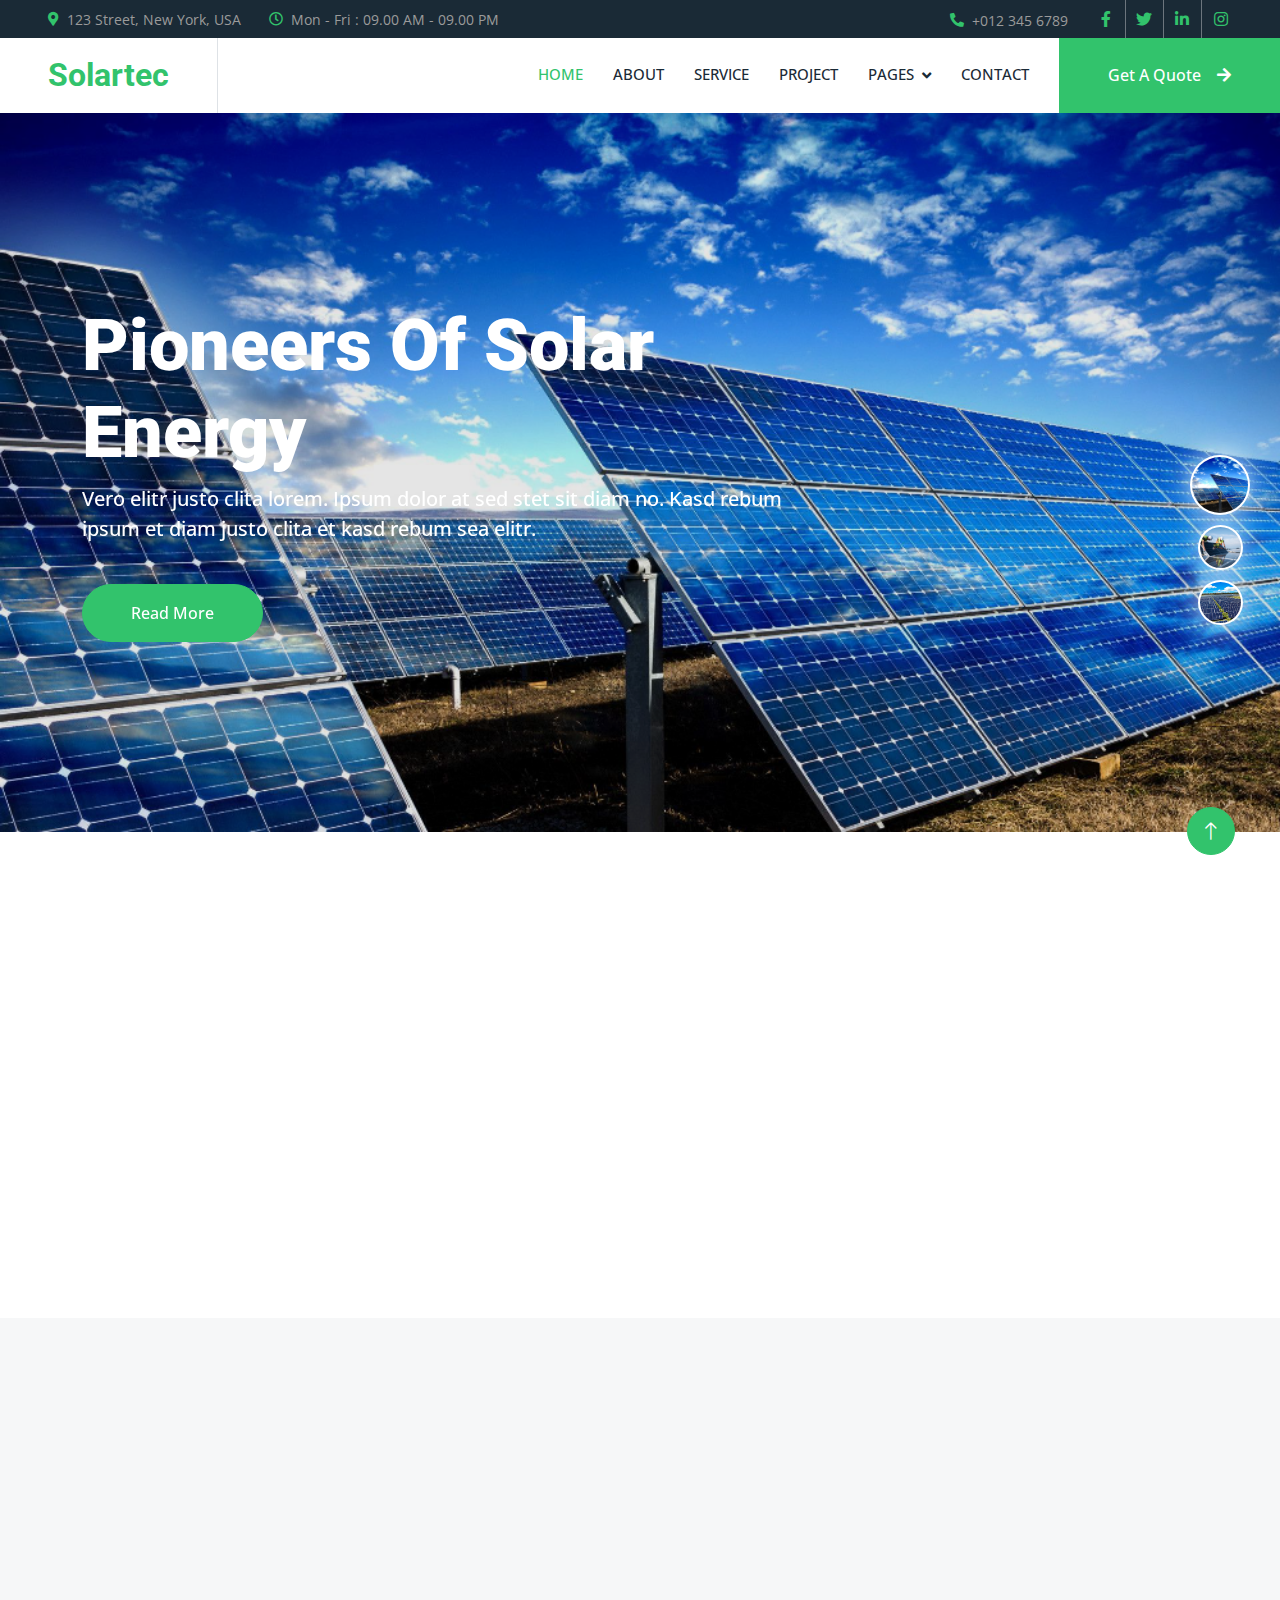
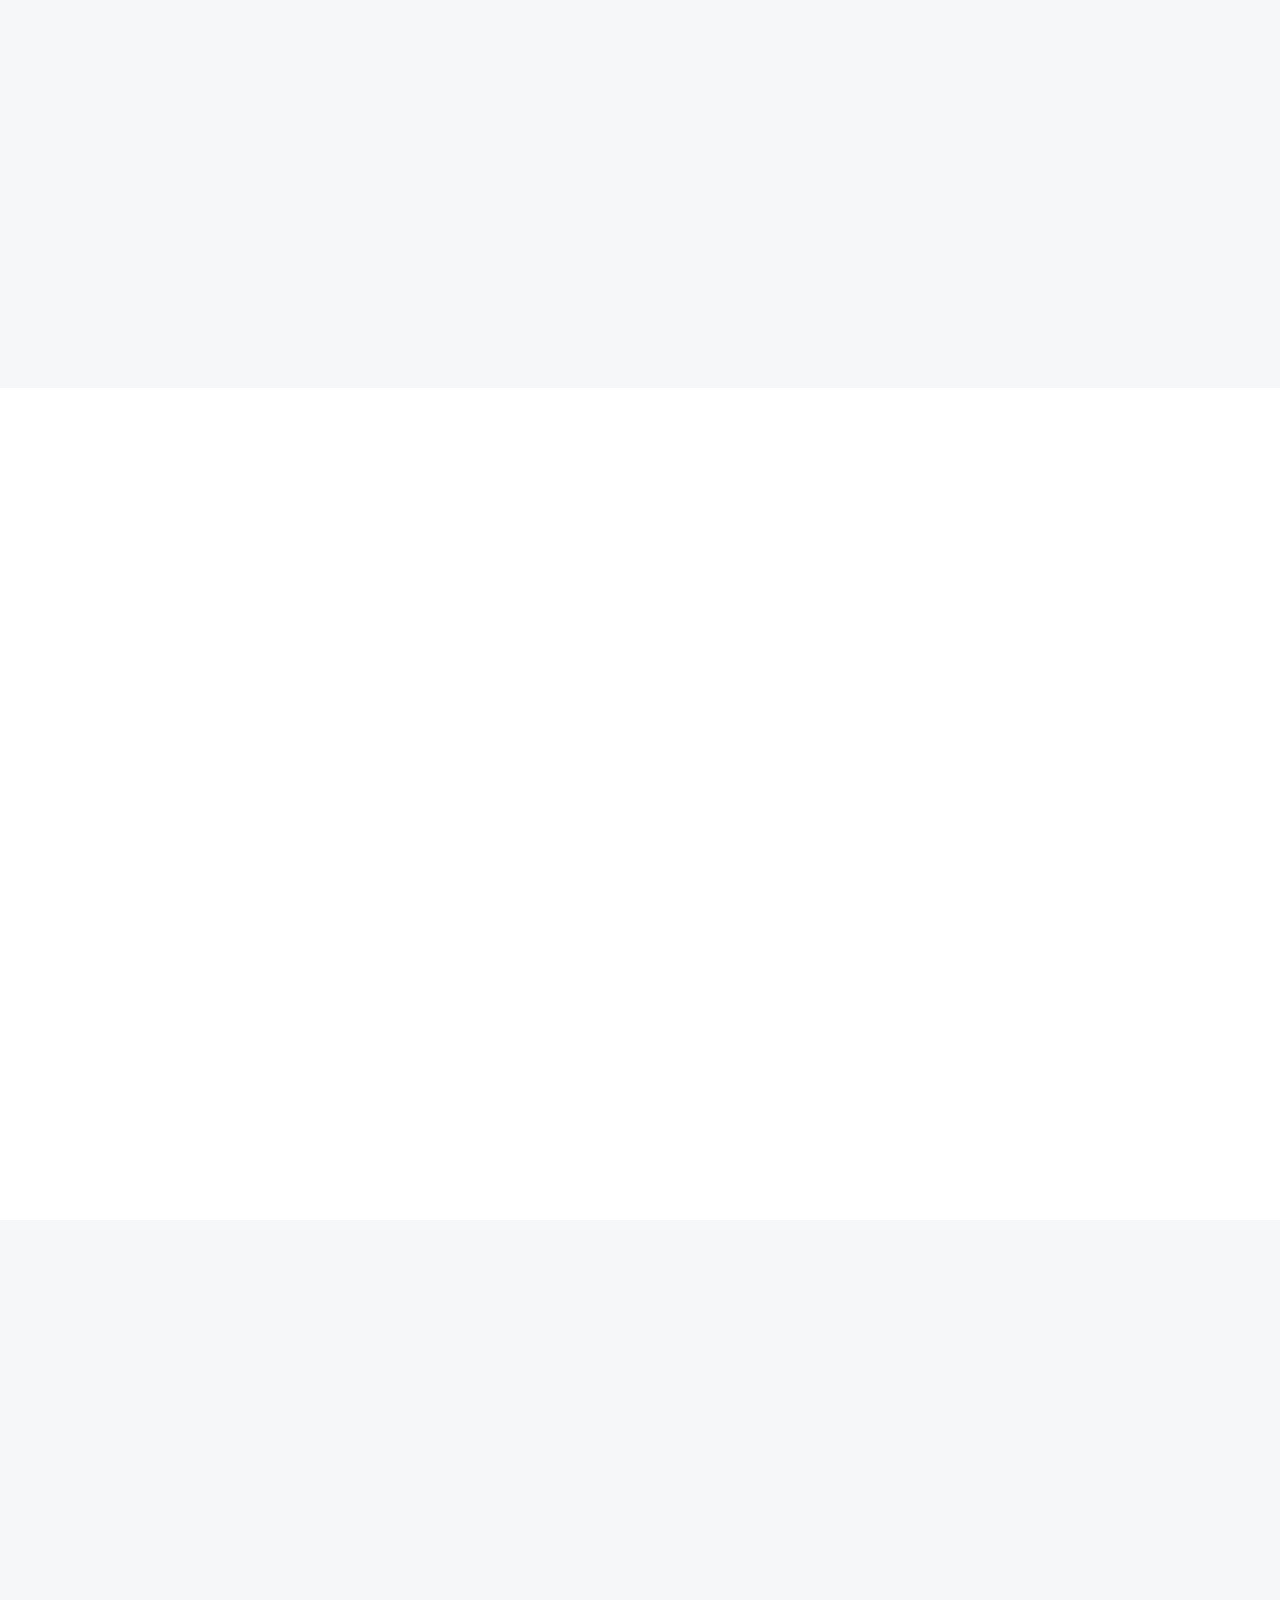
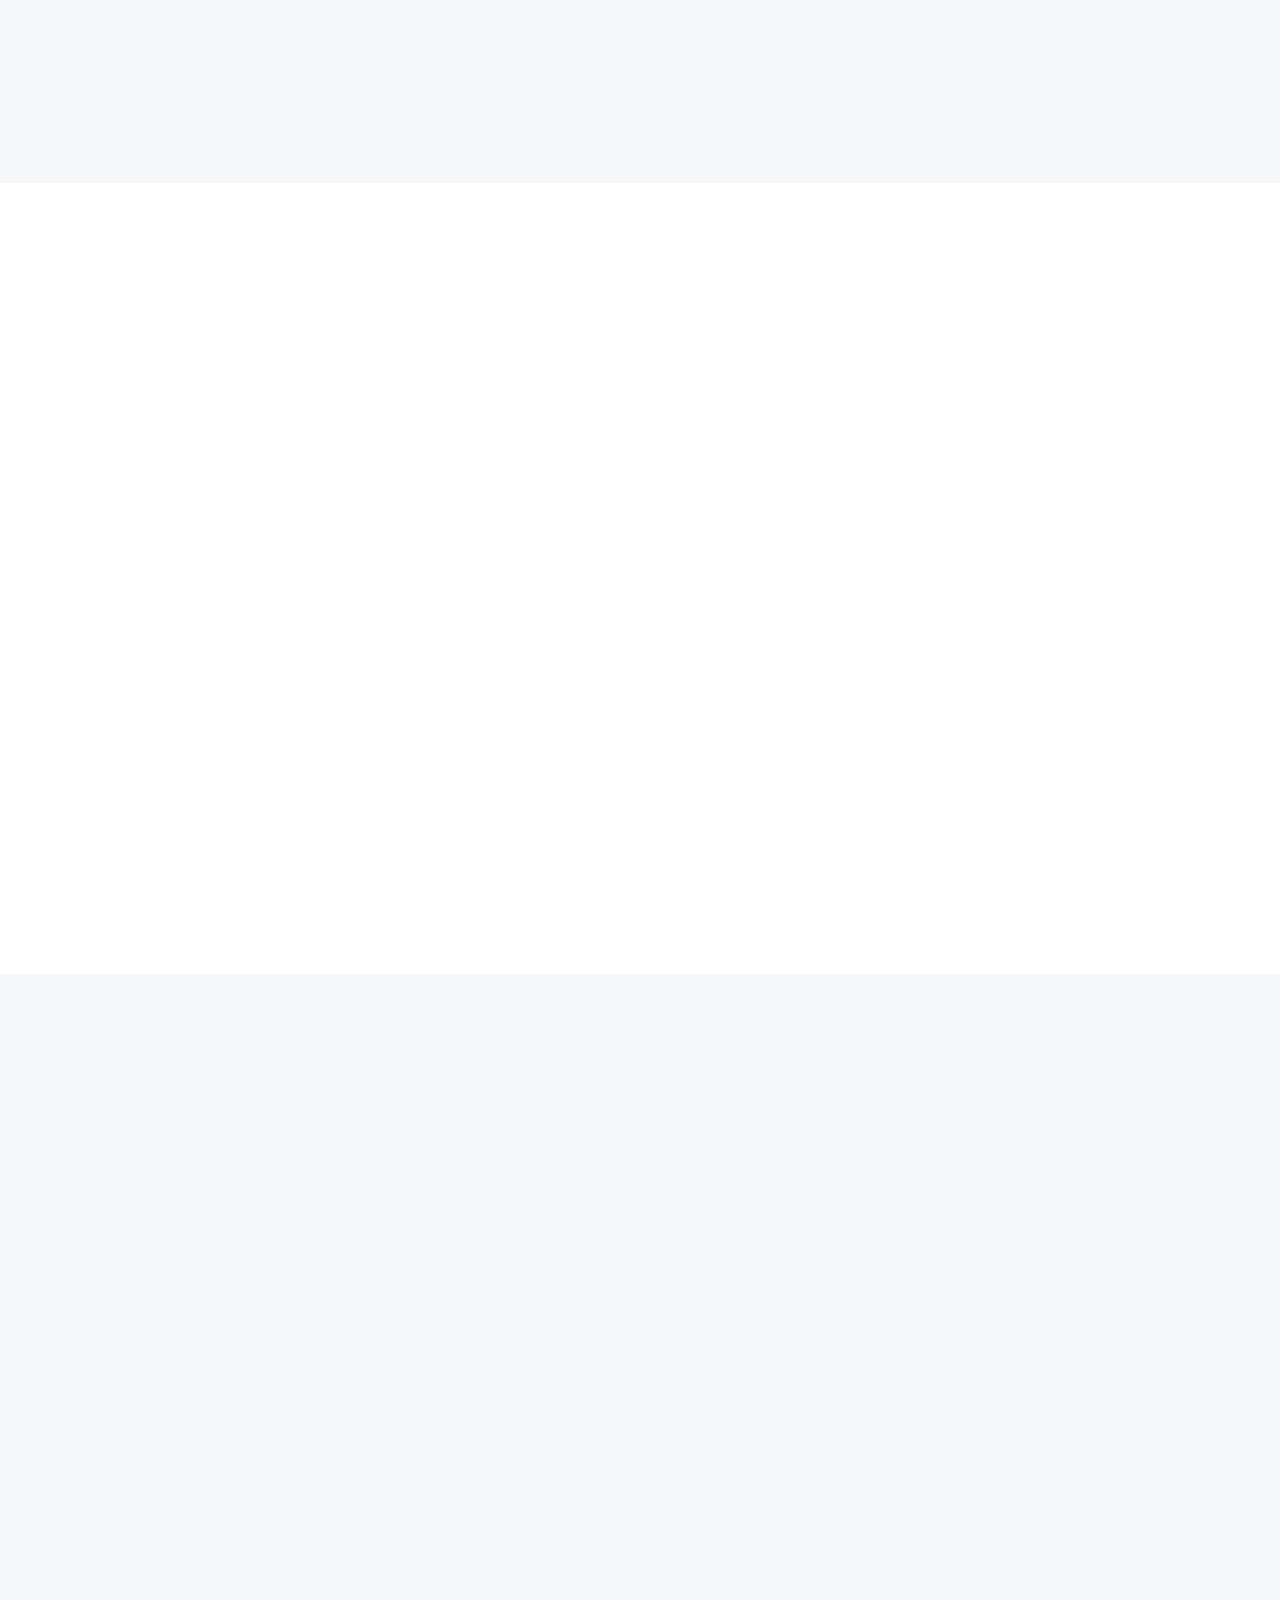
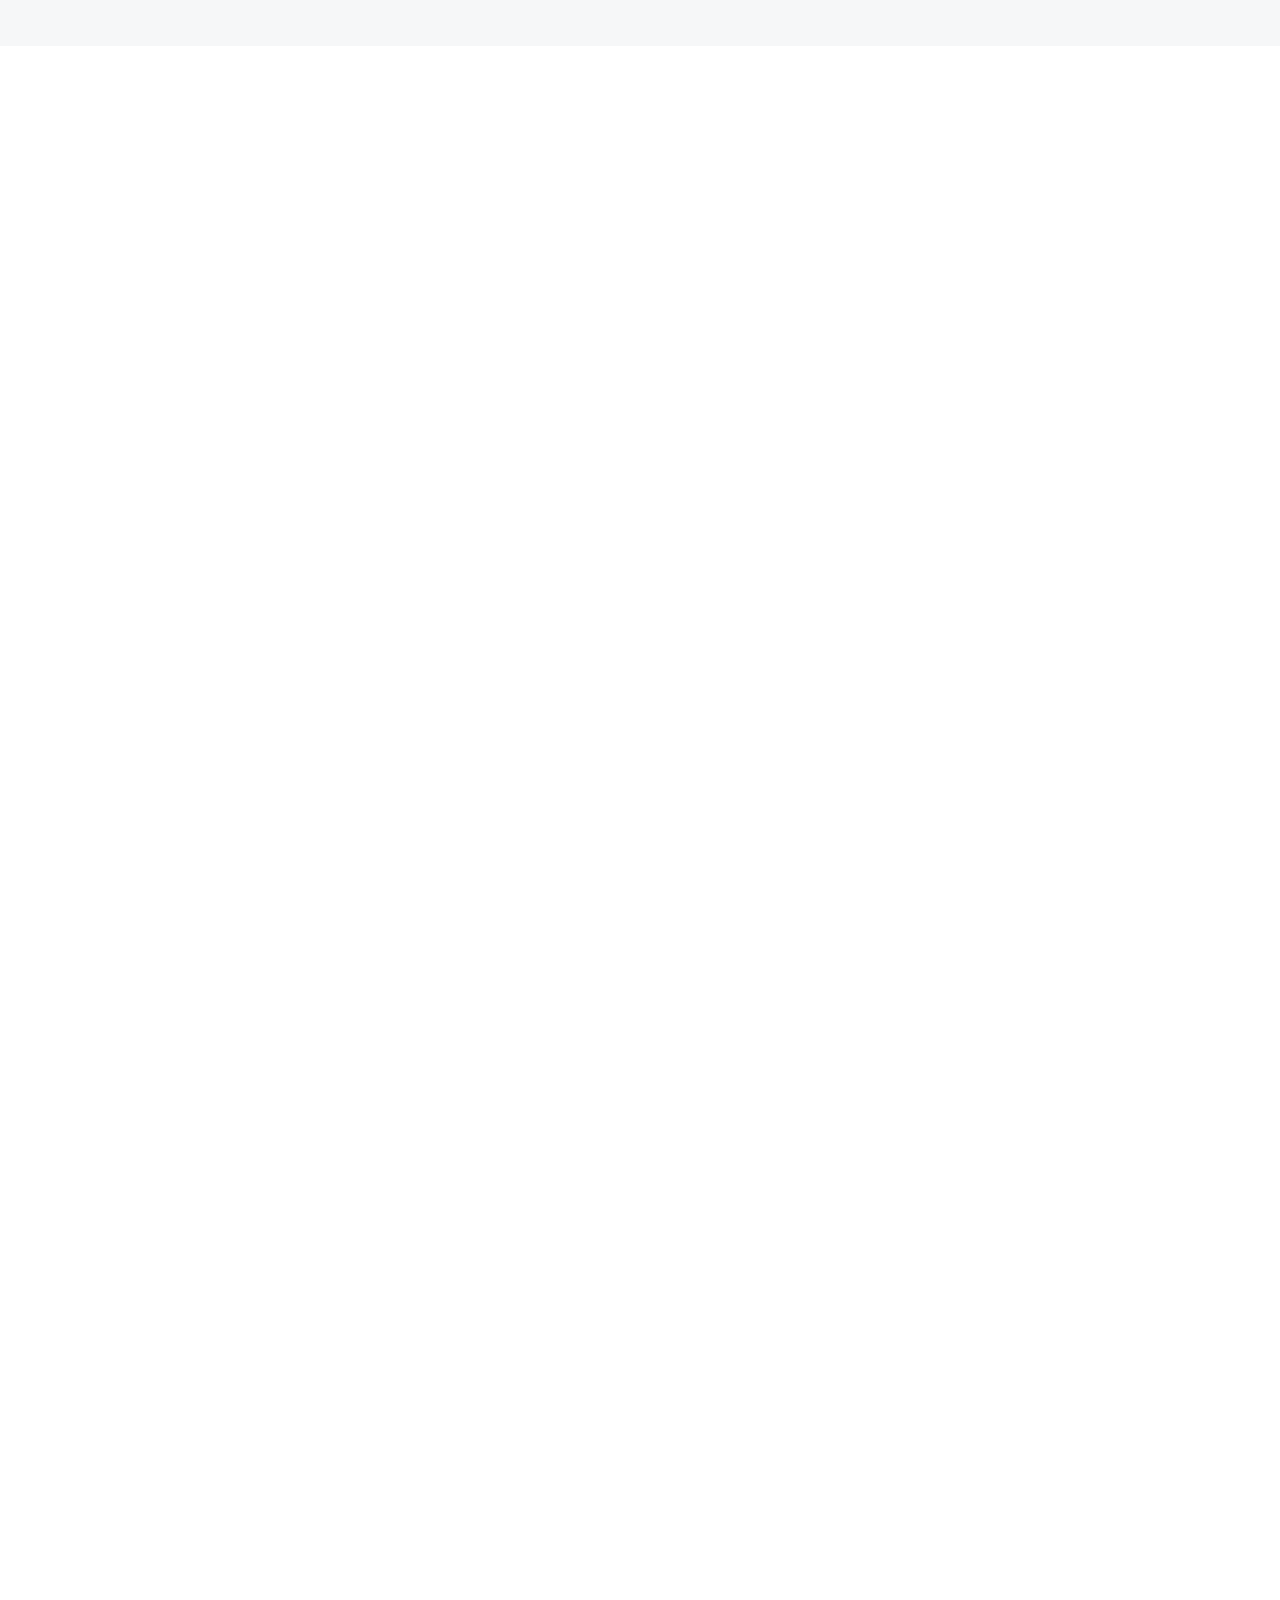
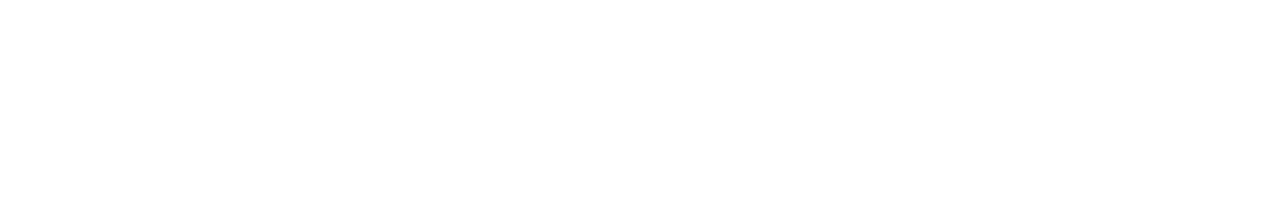
<file: index.html>
<!DOCTYPE html>
<html lang="en">

<head>
    <meta charset="utf-8">
    <title>Solartec - Renewable Energy Website Template</title>
    <meta content="width=device-width, initial-scale=1.0" name="viewport">
    <meta content="" name="keywords">
    <meta content="" name="description">

    <!-- Favicon -->
    <link href="img/favicon.ico" rel="icon">

    <link href="img/logo.jpg" rel="icon">

    <!-- Google Web Fonts -->
    <link rel="preconnect" href="https://fonts.googleapis.com">
    <link rel="preconnect" href="https://fonts.gstatic.com" crossorigin>
    <link href="https://fonts.googleapis.com/css2?family=Open+Sans:wght@400;500&family=Roboto:wght@500;700;900&display=swap" rel="stylesheet"> 

    <!-- Icon Font Stylesheet -->
    <link href="https://cdnjs.cloudflare.com/ajax/libs/font-awesome/5.10.0/css/all.min.css" rel="stylesheet">
    <link href="https://cdn.jsdelivr.net/npm/bootstrap-icons@1.4.1/font/bootstrap-icons.css" rel="stylesheet">

    <!-- Libraries Stylesheet -->
    <link href="lib/animate/animate.min.css" rel="stylesheet">
    <link href="lib/owlcarousel/assets/owl.carousel.min.css" rel="stylesheet">
    <link href="lib/lightbox/css/lightbox.min.css" rel="stylesheet">

    <!-- Customized Bootstrap Stylesheet -->
    <link href="css/bootstrap.min.css" rel="stylesheet">

    <!-- Template Stylesheet -->
    <link href="css/style.css" rel="stylesheet">
</head>

<body>
    <!-- Spinner Start -->
    <div id="spinner" class="show bg-white position-fixed translate-middle w-100 vh-100 top-50 start-50 d-flex align-items-center justify-content-center">
        <div class="spinner-border text-primary" style="width: 3rem; height: 3rem;" role="status">
            <span class="sr-only">Loading...</span>
        </div>
    </div>
    <!-- Spinner End -->


    <!-- Topbar Start -->
    <div class="container-fluid bg-dark p-0">
        <div class="row gx-0 d-none d-lg-flex">
            <div class="col-lg-7 px-5 text-start">
                <div class="h-100 d-inline-flex align-items-center me-4">
                    <small class="fa fa-map-marker-alt text-primary me-2"></small>
                    <small>123 Street, New York, USA</small>
                </div>
                <div class="h-100 d-inline-flex align-items-center">
                    <small class="far fa-clock text-primary me-2"></small>
                    <small>Mon - Fri : 09.00 AM - 09.00 PM</small>
                </div>
            </div>
            <div class="col-lg-5 px-5 text-end">
                <div class="h-100 d-inline-flex align-items-center me-4">
                    <small class="fa fa-phone-alt text-primary me-2"></small>
                    <small>+012 345 6789</small>
                </div>
                <div class="h-100 d-inline-flex align-items-center mx-n2">
                    <a class="btn btn-square btn-link rounded-0 border-0 border-end border-secondary" href=""><i class="fab fa-facebook-f"></i></a>
                    <a class="btn btn-square btn-link rounded-0 border-0 border-end border-secondary" href=""><i class="fab fa-twitter"></i></a>
                    <a class="btn btn-square btn-link rounded-0 border-0 border-end border-secondary" href=""><i class="fab fa-linkedin-in"></i></a>
                    <a class="btn btn-square btn-link rounded-0" href=""><i class="fab fa-instagram"></i></a>
                </div>
            </div>
        </div>
    </div>
    <!-- Topbar End -->


    <!-- Navbar Start -->
    <nav class="navbar navbar-expand-lg bg-white navbar-light sticky-top p-0">
        <a href="index.html" class="navbar-brand d-flex align-items-center border-end px-4 px-lg-5">
            <h2 class="m-0 text-primary">Solartec</h2>
        </a>
        <button type="button" class="navbar-toggler me-4" data-bs-toggle="collapse" data-bs-target="#navbarCollapse">
            <span class="navbar-toggler-icon"></span>
        </button>
        <div class="collapse navbar-collapse" id="navbarCollapse">
            <div class="navbar-nav ms-auto p-4 p-lg-0">
                <a href="index.html" class="nav-item nav-link active">Home</a>
                <a href="about.html" class="nav-item nav-link">About</a>
                <a href="service.html" class="nav-item nav-link">Service</a>
                <a href="project.html" class="nav-item nav-link">Project</a>
                <div class="nav-item dropdown">
                    <a href="#" class="nav-link dropdown-toggle" data-bs-toggle="dropdown">Pages</a>
                    <div class="dropdown-menu bg-light m-0">
                        <a href="feature.html" class="dropdown-item">Feature</a>
                        <a href="quote.html" class="dropdown-item">Free Quote</a>
                        <a href="team.html" class="dropdown-item">Our Team</a>
                        <a href="testimonial.html" class="dropdown-item">Testimonial</a>
                        <a href="404.html" class="dropdown-item">404 Page</a>
                    </div>
                </div>
                <a href="contact.html" class="nav-item nav-link">Contact</a>
            </div>
            <a href="" class="btn btn-primary rounded-0 py-4 px-lg-5 d-none d-lg-block">Get A Quote<i class="fa fa-arrow-right ms-3"></i></a>
        </div>
    </nav>
    <!-- Navbar End -->


    <!-- Carousel Start -->
    <div class="container-fluid p-0 pb-5 wow fadeIn" data-wow-delay="0.1s">
        <div class="owl-carousel header-carousel position-relative">
            <div class="owl-carousel-item position-relative" data-dot="<img src='img/solar1.png'>">
                <img class="img-fluid" src="img/solar1.png" alt="">
                <div class="owl-carousel-inner">
                    <div class="container">
                        <div class="row justify-content-start">
                            <div class="col-10 col-lg-8">
                                <h1 class="display-2 text-white animated slideInDown">Pioneers Of Solar Energy</h1>
                                <p class="fs-5 fw-medium text-white mb-4 pb-3">Vero elitr justo clita lorem. Ipsum dolor at sed stet sit diam no. Kasd rebum ipsum et diam justo clita et kasd rebum sea elitr.</p>
                                <a href="" class="btn btn-primary rounded-pill py-3 px-5 animated slideInLeft">Read More</a>
                            </div>
                        </div>
                    </div>
                </div>
            </div>
            <div class="owl-carousel-item position-relative" data-dot="<img src='img/solar3.jpg'>">
                <img class="img-fluid" src="img/solar3.jpg" alt="">
                <div class="owl-carousel-inner">
                    <div class="container">
                        <div class="row justify-content-start">
                            <div class="col-10 col-lg-8">
                                <h1 class="display-2 text-white animated slideInDown">Pioneers Of Solar And Renewable Energy</h1>
                                <p class="fs-5 fw-medium text-white mb-4 pb-3">Vero elitr justo clita lorem. Ipsum dolor at sed stet sit diam no. Kasd rebum ipsum et diam justo clita et kasd rebum sea elitr.</p>
                                <a href="" class="btn btn-primary rounded-pill py-3 px-5 animated slideInLeft">Read More</a>
                            </div>
                        </div>
                    </div>
                </div>
            </div>
            <div class="owl-carousel-item position-relative" data-dot="<img src='img/solar2.jpg'>">
                <img class="img-fluid" src="img/solar2.jpg" alt="">
                <div class="owl-carousel-inner">
                    <div class="container">
                        <div class="row justify-content-start">
                            <div class="col-10 col-lg-8">
                                <h1 class="display-2 text-white animated slideInDown">Pioneers Of Solar And Renewable Energy</h1>
                                <p class="fs-5 fw-medium text-white mb-4 pb-3">Vero elitr justo clita lorem. Ipsum dolor at sed stet sit diam no. Kasd rebum ipsum et diam justo clita et kasd rebum sea elitr.</p>
                                <a href="" class="btn btn-primary rounded-pill py-3 px-5 animated slideInLeft">Read More</a>
                            </div>
                        </div>
                    </div>
                </div>
            </div>
        </div>
    </div>
    <!-- Carousel End -->


    <!-- Feature Start -->
    <div class="container-xxl py-5">
        <div class="container">
            <div class="row g-5">
                <div class="col-md-6 col-lg-3 wow fadeIn" data-wow-delay="0.1s">
                    <div class="d-flex align-items-center mb-4">
                        <div class="btn-lg-square bg-primary rounded-circle me-3">
                            <i class="fa fa-users text-white"></i>
                        </div>
                        <h1 class="mb-0" data-toggle="counter-up">520</h1>
                    </div>
                    <h5 class="mb-3">Happy Customers</h5>
                    <span>Tempor erat elitr rebum at clita. Diam dolor diam ipsum sit</span>
                </div>
                <div class="col-md-6 col-lg-3 wow fadeIn" data-wow-delay="0.3s">
                    <div class="d-flex align-items-center mb-4">
                        <div class="btn-lg-square bg-primary rounded-circle me-3">
                            <i class="fa fa-check text-white"></i>
                        </div>
                        <h1 class="mb-0" data-toggle="counter-up">4234</h1>
                    </div>
                    <h5 class="mb-3">Project Done</h5>
                    <span>Tempor erat elitr rebum at clita. Diam dolor diam ipsum sit</span>
                </div>
                <div class="col-md-6 col-lg-3 wow fadeIn" data-wow-delay="0.5s">
                    <div class="d-flex align-items-center mb-4">
                        <div class="btn-lg-square bg-primary rounded-circle me-3">
                            <i class="fa fa-award text-white"></i>
                        </div>
                        <h1 class="mb-0" data-toggle="counter-up">3123</h1>
                    </div>
                    <h5 class="mb-3">Awards Win</h5>
                    <span>Tempor erat elitr rebum at clita. Diam dolor diam ipsum sit</span>
                </div>
                <div class="col-md-6 col-lg-3 wow fadeIn" data-wow-delay="0.7s">
                    <div class="d-flex align-items-center mb-4">
                        <div class="btn-lg-square bg-primary rounded-circle me-3">
                            <i class="fa fa-users-cog text-white"></i>
                        </div>
                        <h1 class="mb-0" data-toggle="counter-up">1831</h1>
                    </div>
                    <h5 class="mb-3">Expert Workers</h5>
                    <span>Tempor erat elitr rebum at clita. Diam dolor diam ipsum sit</span>
                </div>
            </div>
        </div>
    </div>
    <!-- Feature Start -->


    <!-- About Start -->
    <div class="container-fluid bg-light overflow-hidden my-5 px-lg-0">
        <div class="container about px-lg-0">
            <div class="row g-0 mx-lg-0">
                <div class="col-lg-6 ps-lg-0 wow fadeIn" data-wow-delay="0.1s" style="min-height: 400px;">
                    <div class="position-relative h-100">
                        <img class="position-absolute img-fluid w-100 h-100" src="img/about.jpg" style="object-fit: cover;" alt="">
                    </div>
                </div>
                <div class="col-lg-6 about-text py-5 wow fadeIn" data-wow-delay="0.5s">
                    <div class="p-lg-5 pe-lg-0">
                        <h6 class="text-primary">About Us</h6>
                        <h1 class="mb-4">25+ Years Experience In Solar & Renewable Energy Industry</h1>
                        <p>Tempor erat elitr rebum at clita. Diam dolor diam ipsum sit. Aliqu diam amet diam et eos. Clita erat ipsum et lorem et sit, sed stet lorem sit clita duo justo erat amet</p>
                        <p><i class="fa fa-check-circle text-primary me-3"></i>Diam dolor diam ipsum</p>
                        <p><i class="fa fa-check-circle text-primary me-3"></i>Aliqu diam amet diam et eos</p>
                        <p><i class="fa fa-check-circle text-primary me-3"></i>Tempor erat elitr rebum at clita</p>
                        <a href="" class="btn btn-primary rounded-pill py-3 px-5 mt-3">Explore More</a>
                    </div>
                </div>
            </div>
        </div>
    </div>
    <!-- About End -->


    <!-- Service Start -->
    <div class="container-xxl py-5">
        <div class="container">
            <div class="text-center mx-auto mb-5 wow fadeInUp" data-wow-delay="0.1s" style="max-width: 600px;">
                <h6 class="text-primary">Our Services</h6>
                <h1 class="mb-4">We Are Pioneers In The World Of Renewable Energy</h1>
            </div>
            <div class="row g-4">
                <div class="col-md-6 col-lg-4 wow fadeInUp" data-wow-delay="0.1s">
                    <div class="service-item rounded overflow-hidden">
                        <img class="img-fluid" src="img/img-600x400-1.jpg" alt="">
                        <div class="position-relative p-4 pt-0">
                            <div class="service-icon">
                                <i class="fa fa-solar-panel fa-3x"></i>
                            </div>
                            <h4 class="mb-3">Solar Panels</h4>
                            <p>Stet stet justo dolor sed duo. Ut clita sea sit ipsum diam lorem diam.</p>
                            <a class="small fw-medium" href="">Read More<i class="fa fa-arrow-right ms-2"></i></a>
                        </div>
                    </div>
                </div>
                <div class="col-md-6 col-lg-4 wow fadeInUp" data-wow-delay="0.3s">
                    <div class="service-item rounded overflow-hidden">
                        <img class="img-fluid" src="img/img-600x400-3.jpg" alt="">
                        <div class="position-relative p-4 pt-0">
                            <div class="service-icon">
                                <i class="fa fa-solar-panel fa-3x"></i>
                            </div>
                            <h4 class="mb-3">Solar Panels</h4>
                            <p>Stet stet justo dolor sed duo. Ut clita sea sit ipsum diam lorem diam.</p>
                            <a class="small fw-medium" href="">Read More<i class="fa fa-arrow-right ms-2"></i></a>
                        </div>
                    </div>
                </div>
                <!-- <div class="col-md-6 col-lg-4 wow fadeInUp" data-wow-delay="0.5s">
                    <div class="service-item rounded overflow-hidden">
                        <img class="img-fluid" src="img/img-600x400-3.jpg" alt="">
                        <div class="position-relative p-4 pt-0">
                            <div class="service-icon">
                                <i class="fa fa-lightbulb fa-3x"></i>
                            </div>
                            <h4 class="mb-3">Hydropower Plants</h4>
                            <p>Stet stet justo dolor sed duo. Ut clita sea sit ipsum diam lorem diam.</p>
                            <a class="small fw-medium" href="">Read More<i class="fa fa-arrow-right ms-2"></i></a>
                        </div>
                    </div>
                </div> -->
                <div class="col-md-6 col-lg-4 wow fadeInUp" data-wow-delay="0.1s">
                    <div class="service-item rounded overflow-hidden">
                        <img class="img-fluid" src="img/img-600x400-4.jpg" alt="">
                        <div class="position-relative p-4 pt-0">
                            <div class="service-icon">
                                <i class="fa fa-solar-panel fa-3x"></i>
                            </div>
                            <h4 class="mb-3">Solar Panels</h4>
                            <p>Stet stet justo dolor sed duo. Ut clita sea sit ipsum diam lorem diam.</p>
                            <a class="small fw-medium" href="">Read More<i class="fa fa-arrow-right ms-2"></i></a>
                        </div>
                    </div>
                </div>
                <!-- <div class="col-md-6 col-lg-4 wow fadeInUp" data-wow-delay="0.3s">
                    <div class="service-item rounded overflow-hidden">
                        <img class="img-fluid" src="img/img-600x400-5.jpg" alt="">
                        <div class="position-relative p-4 pt-0">
                            <div class="service-icon">
                                <i class="fa fa-wind fa-3x"></i>
                            </div>
                            <h4 class="mb-3">Wind Turbines</h4>
                            <p>Stet stet justo dolor sed duo. Ut clita sea sit ipsum diam lorem diam.</p>
                            <a class="small fw-medium" href="">Read More<i class="fa fa-arrow-right ms-2"></i></a>
                        </div>
                    </div>
                </div>
                <div class="col-md-6 col-lg-4 wow fadeInUp" data-wow-delay="0.5s">
                    <div class="service-item rounded overflow-hidden">
                        <img class="img-fluid" src="img/img-600x400-6.jpg" alt="">
                        <div class="position-relative p-4 pt-0">
                            <div class="service-icon">
                                <i class="fa fa-lightbulb fa-3x"></i>
                            </div>
                            <h4 class="mb-3">Hydropower Plants</h4>
                            <p>Stet stet justo dolor sed duo. Ut clita sea sit ipsum diam lorem diam.</p>
                            <a class="small fw-medium" href="">Read More<i class="fa fa-arrow-right ms-2"></i></a>
                        </div>
                    </div>
                </div> -->
            </div>
        </div>
    </div>
    <!-- Service End -->


    <!-- Feature Start -->
    <div class="container-fluid bg-light overflow-hidden my-5 px-lg-0">
        <div class="container feature px-lg-0">
            <div class="row g-0 mx-lg-0">
                <div class="col-lg-6 feature-text py-5 wow fadeIn" data-wow-delay="0.1s">
                    <div class="p-lg-5 ps-lg-0">
                        <h6 class="text-primary">Why Choose Us!</h6>
                        <h1 class="mb-4">Complete Commercial & Residential Solar Systems</h1>
                        <p class="mb-4 pb-2">Tempor erat elitr rebum at clita. Diam dolor diam ipsum sit. Aliqu diam amet diam et eos. Clita erat ipsum et lorem et sit, sed stet lorem sit clita duo justo erat amet</p>
                        <div class="row g-4">
                            <div class="col-6">
                                <div class="d-flex align-items-center">
                                    <div class="btn-lg-square bg-primary rounded-circle">
                                        <i class="fa fa-check text-white"></i>
                                    </div>
                                    <div class="ms-4">
                                        <p class="mb-0">Quality</p>
                                        <h5 class="mb-0">Services</h5>
                                    </div>
                                </div>
                            </div>
                            <div class="col-6">
                                <div class="d-flex align-items-center">
                                    <div class="btn-lg-square bg-primary rounded-circle">
                                        <i class="fa fa-user-check text-white"></i>
                                    </div>
                                    <div class="ms-4">
                                        <p class="mb-0">Expert</p>
                                        <h5 class="mb-0">Workers</h5>
                                    </div>
                                </div>
                            </div>
                            <div class="col-6">
                                <div class="d-flex align-items-center">
                                    <div class="btn-lg-square bg-primary rounded-circle">
                                        <i class="fa fa-drafting-compass text-white"></i>
                                    </div>
                                    <div class="ms-4">
                                        <p class="mb-0">Free</p>
                                        <h5 class="mb-0">Consultation</h5>
                                    </div>
                                </div>
                            </div>
                            <div class="col-6">
                                <div class="d-flex align-items-center">
                                    <div class="btn-lg-square bg-primary rounded-circle">
                                        <i class="fa fa-headphones text-white"></i>
                                    </div>
                                    <div class="ms-4">
                                        <p class="mb-0">Customer</p>
                                        <h5 class="mb-0">Support</h5>
                                    </div>
                                </div>
                            </div>
                        </div>
                    </div>
                </div>
                <div class="col-lg-6 pe-lg-0 wow fadeIn" data-wow-delay="0.5s" style="min-height: 400px;">
                    <div class="position-relative h-100">
                        <img class="position-absolute img-fluid w-100 h-100" src="img/feature.jpg" style="object-fit: cover;" alt="">
                    </div>
                </div>
            </div>
        </div>
    </div>
    <!-- Feature End -->


    <!-- Projects Start -->
    <div class="container-xxl py-5">
        <div class="container">
            <div class="text-center mx-auto mb-5 wow fadeInUp" data-wow-delay="0.1s" style="max-width: 600px;">
                <h6 class="text-primary">Our Projects</h6>
                <h1 class="mb-4">Visit Our Latest Solar And Renewable Energy Projects</h1>
            </div>
            <div class="row mt-n2 wow fadeInUp" data-wow-delay="0.3s">
                <div class="col-12 text-center">
                    <ul class="list-inline mb-5" id="portfolio-flters">
                        <li class="mx-2 active" data-filter="*">All</li>
                        <li class="mx-2" data-filter=".first">Solar Panels</li>
                        <!-- <li class="mx-2" data-filter=".second">Wind Turbines</li>
                        <li class="mx-2" data-filter=".third">Hydropower Plants</li> -->
                    </ul>
                </div>
            </div>
            <div class="row g-4 portfolio-container wow fadeInUp" data-wow-delay="0.5s">
                <div class="col-lg-4 col-md-6 portfolio-item first">
                    <div class="portfolio-img rounded overflow-hidden">
                        <img class="img-fluid" src="img/img-600x400-6.jpg" alt="">
                        <div class="portfolio-btn">
                            <a class="btn btn-lg-square btn-outline-light rounded-circle mx-1" href="img/img-600x400-6.jpg" data-lightbox="portfolio"><i class="fa fa-eye"></i></a>
                            <a class="btn btn-lg-square btn-outline-light rounded-circle mx-1" href=""><i class="fa fa-link"></i></a>
                        </div>
                    </div>
                    <div class="pt-3">
                        <p class="text-primary mb-0">Solar Panels</p>
                        <hr class="text-primary w-25 my-2">
                        <h5 class="lh-base">We Are pioneers of solar & renewable energy industry</h5>
                    </div>
                </div>
                <div class="col-lg-4 col-md-6 portfolio-item second">
                    <div class="portfolio-img rounded overflow-hidden">
                        <img class="img-fluid" src="img/img-600x400-5.jpg" alt="">
                        <div class="portfolio-btn">
                            <a class="btn btn-lg-square btn-outline-light rounded-circle mx-1" href="img/img-600x400-5.jpg" data-lightbox="portfolio"><i class="fa fa-eye"></i></a>
                            <a class="btn btn-lg-square btn-outline-light rounded-circle mx-1" href=""><i class="fa fa-link"></i></a>
                        </div>
                    </div>
                    <div class="pt-3">
                        <p class="text-primary mb-0">Wind Turbines</p>
                        <hr class="text-primary w-25 my-2">
                        <h5 class="lh-base">We Are pioneers of solar & renewable energy industry</h5>
                    </div>
                </div>
                <!-- <div class="col-lg-4 col-md-6 portfolio-item third">
                    <div class="portfolio-img rounded overflow-hidden">
                        <img class="img-fluid" src="img/img-600x400-4.jpg" alt="">
                        <div class="portfolio-btn">
                            <a class="btn btn-lg-square btn-outline-light rounded-circle mx-1" href="img/img-600x400-4.jpg" data-lightbox="portfolio"><i class="fa fa-eye"></i></a>
                            <a class="btn btn-lg-square btn-outline-light rounded-circle mx-1" href=""><i class="fa fa-link"></i></a>
                        </div>
                    </div>
                    <div class="pt-3">
                        <p class="text-primary mb-0">Hydropower Plants</p>
                        <hr class="text-primary w-25 my-2">
                        <h5 class="lh-base">We Are pioneers of solar & renewable energy industry</h5>
                    </div>
                </div> -->
                <div class="col-lg-4 col-md-6 portfolio-item first">
                    <div class="portfolio-img rounded overflow-hidden">
                        <img class="img-fluid" src="img/img-600x400-3.jpg" alt="">
                        <div class="portfolio-btn">
                            <a class="btn btn-lg-square btn-outline-light rounded-circle mx-1" href="img/img-600x400-3.jpg" data-lightbox="portfolio"><i class="fa fa-eye"></i></a>
                            <a class="btn btn-lg-square btn-outline-light rounded-circle mx-1" href=""><i class="fa fa-link"></i></a>
                        </div>
                    </div>
                    <div class="pt-3">
                        <p class="text-primary mb-0">Solar Panels</p>
                        <hr class="text-primary w-25 my-2">
                        <h5 class="lh-base">We Are pioneers of solar & renewable energy industry</h5>
                    </div>
                </div>
                <!-- <div class="col-lg-4 col-md-6 portfolio-item second">
                    <div class="portfolio-img rounded overflow-hidden">
                        <img class="img-fluid" src="img/img-600x400-2.jpg" alt="">
                        <div class="portfolio-btn">
                            <a class="btn btn-lg-square btn-outline-light rounded-circle mx-1" href="img/img-600x400-2.jpg" data-lightbox="portfolio"><i class="fa fa-eye"></i></a>
                            <a class="btn btn-lg-square btn-outline-light rounded-circle mx-1" href=""><i class="fa fa-link"></i></a>
                        </div>
                    </div>
                    <div class="pt-3">
                        <p class="text-primary mb-0">Wind Turbines</p>
                        <hr class="text-primary w-25 my-2">
                        <h5 class="lh-base">We Are pioneers of solar & renewable energy industry</h5>
                    </div>
                </div>
                <div class="col-lg-4 col-md-6 portfolio-item third">
                    <div class="portfolio-img rounded overflow-hidden">
                        <img class="img-fluid" src="img/img-600x400-1.jpg" alt="">
                        <div class="portfolio-btn">
                            <a class="btn btn-lg-square btn-outline-light rounded-circle mx-1" href="img/img-600x400-1.jpg" data-lightbox="portfolio"><i class="fa fa-eye"></i></a>
                            <a class="btn btn-lg-square btn-outline-light rounded-circle mx-1" href=""><i class="fa fa-link"></i></a>
                        </div>
                    </div>
                    <div class="pt-3">
                        <p class="text-primary mb-0">Hydropower Plants</p>
                        <hr class="text-primary w-25 my-2">
                        <h5 class="lh-base">We Are pioneers of solar & renewable energy industry</h5>
                    </div>
                </div> -->
            </div>
        </div>
    </div>
    <!-- Projects End -->


    <!-- Quote Start -->
    <div class="container-fluid bg-light overflow-hidden my-5 px-lg-0">
        <div class="container quote px-lg-0">
            <div class="row g-0 mx-lg-0">
                <div class="col-lg-6 ps-lg-0 wow fadeIn" data-wow-delay="0.1s" style="min-height: 400px;">
                    <div class="position-relative h-100">
                        <img class="position-absolute img-fluid w-100 h-100" src="img/quote.jpg" style="object-fit: cover;" alt="">
                    </div>
                </div>
                <div class="col-lg-6 quote-text py-5 wow fadeIn" data-wow-delay="0.5s">
                    <div class="p-lg-5 pe-lg-0">
                        <h6 class="text-primary">Free Quote</h6>
                        <h1 class="mb-4">Get A Free Quote</h1>
                        <p class="mb-4 pb-2">Tempor erat elitr rebum at clita. Diam dolor diam ipsum sit. Aliqu diam amet diam et eos. Clita erat ipsum et lorem et sit, sed stet lorem sit clita duo justo erat amet</p>
                        <form onsubmit="changeButtonText(event, this.querySelector('button'))">
                            <div class="row g-3">
                                <div class="col-12 col-sm-6">
                                    <input type="text" class="form-control border-0" placeholder="Your Name" style="height: 55px;">
                                </div>
                                <div class="col-12 col-sm-6">
                                    <input type="email" class="form-control border-0" placeholder="Your Email" style="height: 55px;">
                                </div>
                                <div class="col-12 col-sm-6">
                                    <input type="text" class="form-control border-0" placeholder="Your Mobile" style="height: 55px;">
                                </div>
                                <div class="col-12 col-sm-6">
                                    <select class="form-select border-0" style="height: 55px;">
                                        <option selected>Select A Service</option>
                                        <option value="1">Service 1</option>
                                        <option value="2">Service 2</option>
                                        <option value="3">Service 3</option>
                                    </select>
                                </div>
                                <div class="col-12">
                                    <textarea class="form-control border-0" placeholder="Special Note"></textarea>
                                </div>
                                <div class="col-12">
                                    <button class="btn btn-primary rounded-pill py-3 px-5" type="submit">Submit</button>
                                </div>
                            </div>
                        </form>
                    </div>
                </div>
            </div>
        </div>
    </div>
    <!-- Quote End -->


    <!-- Team Start -->
    <div class="container-xxl py-5">
        <div class="container">
            <div class="text-center mx-auto mb-5 wow fadeInUp" data-wow-delay="0.1s" style="max-width: 600px;">
                <h6 class="text-primary">Team Member</h6>
                <h1 class="mb-4">Experienced Team Members</h1>
            </div>
            <div class="row g-4">
                <div class="col-lg-4 col-md-6 wow fadeInUp" data-wow-delay="0.1s">
                    <div class="team-item rounded overflow-hidden">
                        <div class="d-flex">
                            <img class="img-fluid w-75" src="img/team-1.jpg" alt="">
                            <div class="team-social w-25">
                                <a class="btn btn-lg-square btn-outline-primary rounded-circle mt-3" href=""><i class="fab fa-facebook-f"></i></a>
                                <a class="btn btn-lg-square btn-outline-primary rounded-circle mt-3" href=""><i class="fab fa-twitter"></i></a>
                                <a class="btn btn-lg-square btn-outline-primary rounded-circle mt-3" href=""><i class="fab fa-instagram"></i></a>
                            </div>
                        </div>
                        <div class="p-4">
                            <h5>Full Name</h5>
                            <span>Designation</span>
                        </div>
                    </div>
                </div>
                <div class="col-lg-4 col-md-6 wow fadeInUp" data-wow-delay="0.3s">
                    <div class="team-item rounded overflow-hidden">
                        <div class="d-flex">
                            <img class="img-fluid w-75" src="img/team-2.jpg" alt="">
                            <div class="team-social w-25">
                                <a class="btn btn-lg-square btn-outline-primary rounded-circle mt-3" href=""><i class="fab fa-facebook-f"></i></a>
                                <a class="btn btn-lg-square btn-outline-primary rounded-circle mt-3" href=""><i class="fab fa-twitter"></i></a>
                                <a class="btn btn-lg-square btn-outline-primary rounded-circle mt-3" href=""><i class="fab fa-instagram"></i></a>
                            </div>
                        </div>
                        <div class="p-4">
                            <h5>Full Name</h5>
                            <span>Designation</span>
                        </div>
                    </div>
                </div>
                <div class="col-lg-4 col-md-6 wow fadeInUp" data-wow-delay="0.5s">
                    <div class="team-item rounded overflow-hidden">
                        <div class="d-flex">
                            <img class="img-fluid w-75" src="img/team-3.jpg" alt="">
                            <div class="team-social w-25">
                                <a class="btn btn-lg-square btn-outline-primary rounded-circle mt-3" href=""><i class="fab fa-facebook-f"></i></a>
                                <a class="btn btn-lg-square btn-outline-primary rounded-circle mt-3" href=""><i class="fab fa-twitter"></i></a>
                                <a class="btn btn-lg-square btn-outline-primary rounded-circle mt-3" href=""><i class="fab fa-instagram"></i></a>
                            </div>
                        </div>
                        <div class="p-4">
                            <h5>Full Name</h5>
                            <span>Designation</span>
                        </div>
                    </div>
                </div>
            </div>
        </div>
    </div>
    <!-- Team End -->


    <!-- Testimonial Start -->
    <div class="container-xxl py-5">
        <div class="container">
            <div class="text-center mx-auto mb-5 wow fadeInUp" data-wow-delay="0.1s" style="max-width: 600px;">
                <h6 class="text-primary">Testimonial</h6>
                <h1 class="mb-4">What Our Clients Say!</h1>
            </div>
            <div class="owl-carousel testimonial-carousel wow fadeInUp" data-wow-delay="0.1s">
                <div class="testimonial-item text-center">
                    <div class="testimonial-img position-relative">
                        <img class="img-fluid rounded-circle mx-auto mb-5" src="img/testimonial-1.jpg">
                        <div class="btn-square bg-primary rounded-circle">
                            <i class="fa fa-quote-left text-white"></i>
                        </div>
                    </div>
                    <div class="testimonial-text text-center rounded p-4">
                        <p>Clita clita tempor justo dolor ipsum amet kasd amet duo justo duo duo labore sed sed. Magna ut diam sit et amet stet eos sed clita erat magna elitr erat sit sit erat at rebum justo sea clita.</p>
                        <h5 class="mb-1">Client Name</h5>
                        <span class="fst-italic">Profession</span>
                    </div>
                </div>
                <div class="testimonial-item text-center">
                    <div class="testimonial-img position-relative">
                        <img class="img-fluid rounded-circle mx-auto mb-5" src="img/testimonial-2.jpg">
                        <div class="btn-square bg-primary rounded-circle">
                            <i class="fa fa-quote-left text-white"></i>
                        </div>
                    </div>
                    <div class="testimonial-text text-center rounded p-4">
                        <p>Clita clita tempor justo dolor ipsum amet kasd amet duo justo duo duo labore sed sed. Magna ut diam sit et amet stet eos sed clita erat magna elitr erat sit sit erat at rebum justo sea clita.</p>
                        <h5 class="mb-1">Client Name</h5>
                        <span class="fst-italic">Profession</span>
                    </div>
                </div>
                <div class="testimonial-item text-center">
                    <div class="testimonial-img position-relative">
                        <img class="img-fluid rounded-circle mx-auto mb-5" src="img/testimonial-3.jpg">
                        <div class="btn-square bg-primary rounded-circle">
                            <i class="fa fa-quote-left text-white"></i>
                        </div>
                    </div>
                    <div class="testimonial-text text-center rounded p-4">
                        <p>Clita clita tempor justo dolor ipsum amet kasd amet duo justo duo duo labore sed sed. Magna ut diam sit et amet stet eos sed clita erat magna elitr erat sit sit erat at rebum justo sea clita.</p>
                        <h5 class="mb-1">Client Name</h5>
                        <span class="fst-italic">Profession</span>
                    </div>
                </div>
            </div>
        </div>
    </div>
    <!-- Testimonial End -->


    <!-- Footer Start -->
    <div class="container-fluid bg-dark text-body footer mt-5 pt-5 wow fadeIn" data-wow-delay="0.1s">
        <div class="container py-5">
            <div class="row g-5">
                <div class="col-lg-3 col-md-6">
                    <h5 class="text-white mb-4">Address</h5>
                    <p class="mb-2"><i class="fa fa-map-marker-alt me-3"></i>123 Street, New York, USA</p>
                    <p class="mb-2"><i class="fa fa-phone-alt me-3"></i>+012 345 67890</p>
                    <p class="mb-2"><i class="fa fa-envelope me-3"></i>info@example.com</p>
                    <div class="d-flex pt-2">
                        <a class="btn btn-square btn-outline-light btn-social" href=""><i class="fab fa-twitter"></i></a>
                        <a class="btn btn-square btn-outline-light btn-social" href=""><i class="fab fa-facebook-f"></i></a>
                        <a class="btn btn-square btn-outline-light btn-social" href=""><i class="fab fa-youtube"></i></a>
                        <a class="btn btn-square btn-outline-light btn-social" href=""><i class="fab fa-linkedin-in"></i></a>
                    </div>
                </div>
                <div class="col-lg-3 col-md-6">
                    <h5 class="text-white mb-4">Quick Links</h5>
                    <a class="btn btn-link" href="">About Us</a>
                    <a class="btn btn-link" href="">Contact Us</a>
                    <a class="btn btn-link" href="">Our Services</a>
                    <a class="btn btn-link" href="">Terms & Condition</a>
                    <a class="btn btn-link" href="">Support</a>
                </div>
                <div class="col-lg-3 col-md-6">
                    <h5 class="text-white mb-4">Project Gallery</h5>
                    <div class="row g-2">
                        <div class="col-4">
                            <img class="img-fluid rounded" src="img/gallery-1.jpg" alt="">
                        </div>
                        <div class="col-4">
                            <img class="img-fluid rounded" src="img/gallery-2.jpg" alt="">
                        </div>
                        <div class="col-4">
                            <img class="img-fluid rounded" src="img/gallery-3.jpg" alt="">
                        </div>
                        <div class="col-4">
                            <img class="img-fluid rounded" src="img/gallery-4.jpg" alt="">
                        </div>
                        <div class="col-4">
                            <img class="img-fluid rounded" src="img/gallery-5.jpg" alt="">
                        </div>
                        <div class="col-4">
                            <img class="img-fluid rounded" src="img/gallery-6.jpg" alt="">
                        </div>
                    </div>
                </div>
                <div class="col-lg-3 col-md-6">
                    <h5 class="text-white mb-4">Newsletter</h5>
                    <p>Dolor amet sit justo amet elitr clita ipsum elitr est.</p>
                    <div class="position-relative mx-auto" style="max-width: 400px;">
                        <input class="form-control border-0 w-100 py-3 ps-4 pe-5" type="text" placeholder="Your email">
                        <button type="button" class="btn btn-primary py-2 position-absolute top-0 end-0 mt-2 me-2">SignUp</button>
                    </div>
                </div>
            </div>
        </div>
        <div class="container">
            <div class="copyright">
                <div class="row">
                    <div class="col-md-6 text-center text-md-start mb-3 mb-md-0">
                        &copy; <a href="#">Your Site Name</a>, All Right Reserved.
                    </div>
                    <div class="col-md-6 text-center text-md-end">
                        <!--/*** This template is free as long as you keep the footer author’s credit link/attribution link/backlink. If you'd like to use the template without the footer author’s credit link/attribution link/backlink, you can purchase the Credit Removal License from "https://htmlcodex.com/credit-removal". Thank you for your support. ***/-->
                        Designed By <a href="https://htmlcodex.com">HTML Codex</a>
                        <br>Distributed By: <a href="https://themewagon.com" target="_blank">ThemeWagon</a>
                    </div>
                </div>
            </div>
        </div>
    </div>
    <!-- Footer End -->


    <!-- Back to Top -->
    <a href="#" class="btn btn-lg btn-primary btn-lg-square rounded-circle back-to-top"><i class="bi bi-arrow-up"></i></a>


    <!-- JavaScript Libraries -->
    <script src="https://code.jquery.com/jquery-3.4.1.min.js"></script>
    <script src="https://cdn.jsdelivr.net/npm/bootstrap@5.0.0/dist/js/bootstrap.bundle.min.js"></script>
    <script src="lib/wow/wow.min.js"></script>
    <script src="lib/easing/easing.min.js"></script>
    <script src="lib/waypoints/waypoints.min.js"></script>
    <script src="lib/counterup/counterup.min.js"></script>
    <script src="lib/owlcarousel/owl.carousel.min.js"></script>
    <script src="lib/isotope/isotope.pkgd.min.js"></script>
    <script src="lib/lightbox/js/lightbox.min.js"></script>

    <!-- Template Javascript -->
    <script src="js/main.js"></script>
</body>

</html>
</file>
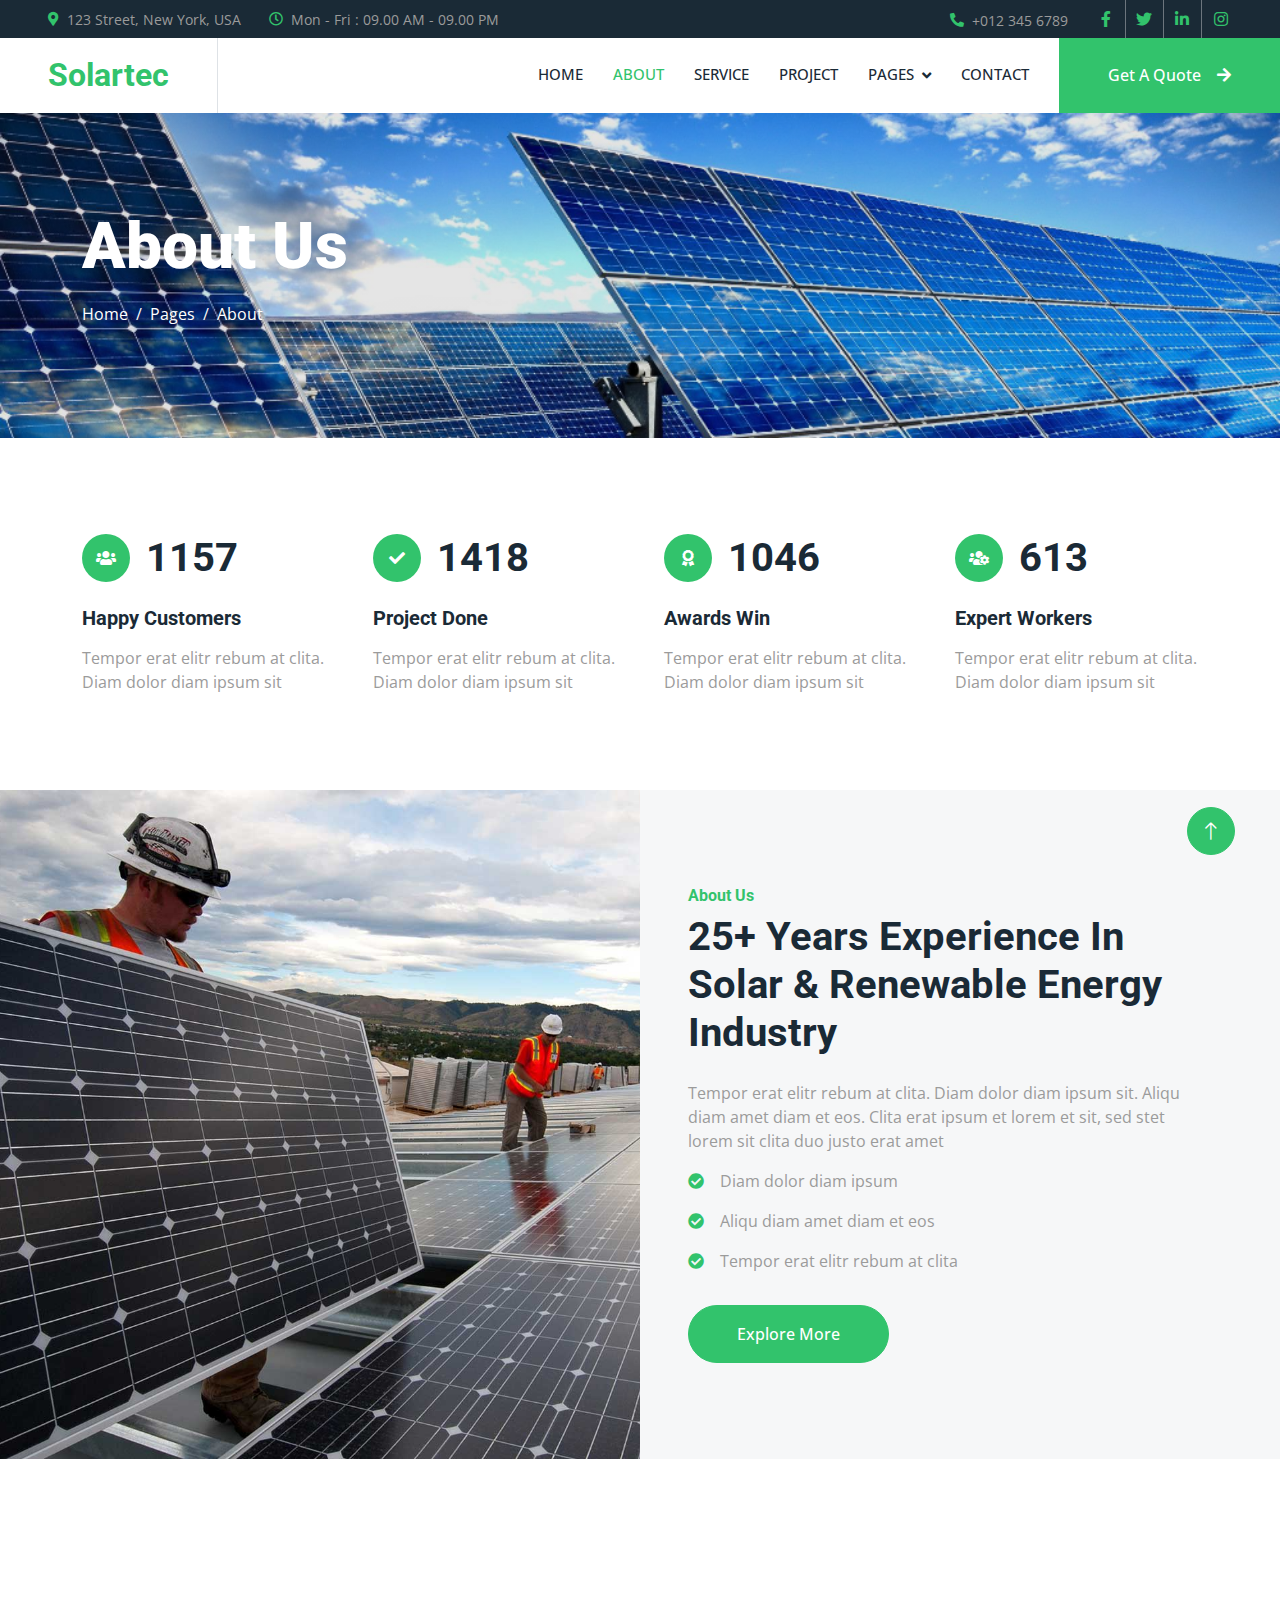
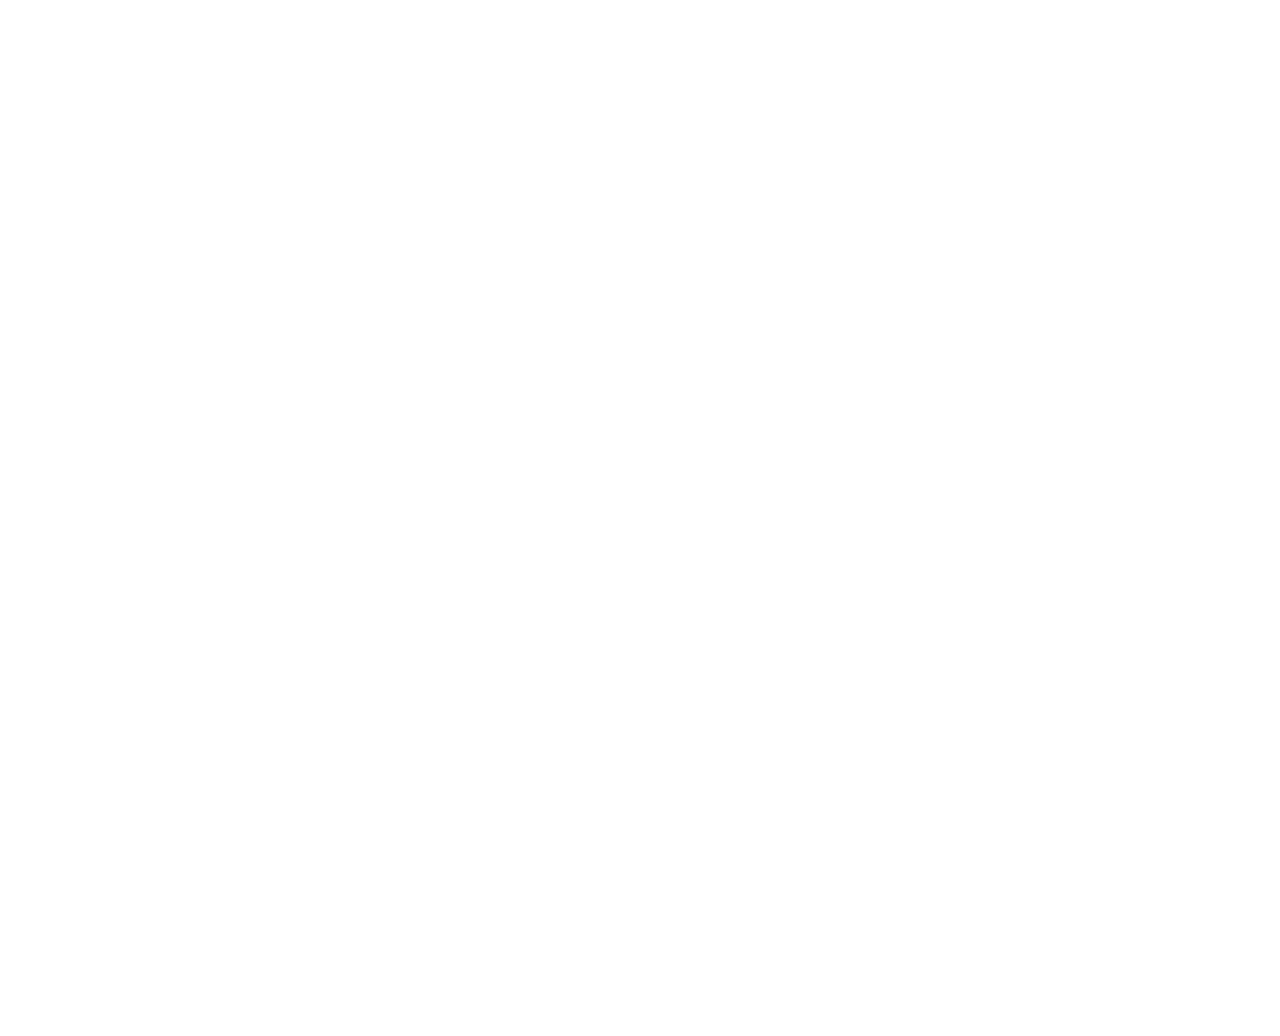
<file: about.html>
<!DOCTYPE html>
<html lang="en">

<head>
    <meta charset="utf-8">
    <title>Solartec - Renewable Energy Website Template</title>
    <meta content="width=device-width, initial-scale=1.0" name="viewport">
    <meta content="" name="keywords">
    <meta content="" name="description">

    <!-- Favicon -->
    <link href="img/favicon.ico" rel="icon">
    <link href="img/logo.jpg" rel="icon">
    
    <!-- Google Web Fonts -->
    <link rel="preconnect" href="https://fonts.googleapis.com">
    <link rel="preconnect" href="https://fonts.gstatic.com" crossorigin>
    <link href="https://fonts.googleapis.com/css2?family=Open+Sans:wght@400;500&family=Roboto:wght@500;700;900&display=swap" rel="stylesheet"> 

    <!-- Icon Font Stylesheet -->
    <link href="https://cdnjs.cloudflare.com/ajax/libs/font-awesome/5.10.0/css/all.min.css" rel="stylesheet">
    <link href="https://cdn.jsdelivr.net/npm/bootstrap-icons@1.4.1/font/bootstrap-icons.css" rel="stylesheet">

    <!-- Libraries Stylesheet -->
    <link href="lib/animate/animate.min.css" rel="stylesheet">
    <link href="lib/owlcarousel/assets/owl.carousel.min.css" rel="stylesheet">
    <link href="lib/lightbox/css/lightbox.min.css" rel="stylesheet">

    <!-- Customized Bootstrap Stylesheet -->
    <link href="css/bootstrap.min.css" rel="stylesheet">

    <!-- Template Stylesheet -->
    <link href="css/style.css" rel="stylesheet">
</head>

<body>
    <!-- Spinner Start -->
    <div id="spinner" class="show bg-white position-fixed translate-middle w-100 vh-100 top-50 start-50 d-flex align-items-center justify-content-center">
        <div class="spinner-border text-primary" style="width: 3rem; height: 3rem;" role="status">
            <span class="sr-only">Loading...</span>
        </div>
    </div>
    <!-- Spinner End -->


    <!-- Topbar Start -->
    <div class="container-fluid bg-dark p-0">
        <div class="row gx-0 d-none d-lg-flex">
            <div class="col-lg-7 px-5 text-start">
                <div class="h-100 d-inline-flex align-items-center me-4">
                    <small class="fa fa-map-marker-alt text-primary me-2"></small>
                    <small>123 Street, New York, USA</small>
                </div>
                <div class="h-100 d-inline-flex align-items-center">
                    <small class="far fa-clock text-primary me-2"></small>
                    <small>Mon - Fri : 09.00 AM - 09.00 PM</small>
                </div>
            </div>
            <div class="col-lg-5 px-5 text-end">
                <div class="h-100 d-inline-flex align-items-center me-4">
                    <small class="fa fa-phone-alt text-primary me-2"></small>
                    <small>+012 345 6789</small>
                </div>
                <div class="h-100 d-inline-flex align-items-center mx-n2">
                    <a class="btn btn-square btn-link rounded-0 border-0 border-end border-secondary" href=""><i class="fab fa-facebook-f"></i></a>
                    <a class="btn btn-square btn-link rounded-0 border-0 border-end border-secondary" href=""><i class="fab fa-twitter"></i></a>
                    <a class="btn btn-square btn-link rounded-0 border-0 border-end border-secondary" href=""><i class="fab fa-linkedin-in"></i></a>
                    <a class="btn btn-square btn-link rounded-0" href=""><i class="fab fa-instagram"></i></a>
                </div>
            </div>
        </div>
    </div>
    <!-- Topbar End -->


    <!-- Navbar Start -->
    <nav class="navbar navbar-expand-lg bg-white navbar-light sticky-top p-0">
        <a href="index.html" class="navbar-brand d-flex align-items-center border-end px-4 px-lg-5">
            <h2 class="m-0 text-primary">Solartec</h2>
        </a>
        <button type="button" class="navbar-toggler me-4" data-bs-toggle="collapse" data-bs-target="#navbarCollapse">
            <span class="navbar-toggler-icon"></span>
        </button>
        <div class="collapse navbar-collapse" id="navbarCollapse">
            <div class="navbar-nav ms-auto p-4 p-lg-0">
                <a href="index.html" class="nav-item nav-link">Home</a>
                <a href="about.html" class="nav-item nav-link active">About</a>
                <a href="service.html" class="nav-item nav-link">Service</a>
                <a href="project.html" class="nav-item nav-link">Project</a>
                <div class="nav-item dropdown">
                    <a href="#" class="nav-link dropdown-toggle" data-bs-toggle="dropdown">Pages</a>
                    <div class="dropdown-menu bg-light m-0">
                        <a href="feature.html" class="dropdown-item">Feature</a>
                        <a href="quote.html" class="dropdown-item">Free Quote</a>
                        <a href="team.html" class="dropdown-item">Our Team</a>
                        <a href="testimonial.html" class="dropdown-item">Testimonial</a>
                        <a href="404.html" class="dropdown-item">404 Page</a>
                    </div>
                </div>
                <a href="contact.html" class="nav-item nav-link">Contact</a>
            </div>
            <a href="" class="btn btn-primary rounded-0 py-4 px-lg-5 d-none d-lg-block">Get A Quote<i class="fa fa-arrow-right ms-3"></i></a>
        </div>
    </nav>
    <!-- Navbar End -->


    <!-- Page Header Start -->
    <div class="container-fluid page-header py-5 mb-5">
        <div class="container py-5">
            <h1 class="display-3 text-white mb-3 animated slideInDown">About Us</h1>
            <nav aria-label="breadcrumb animated slideInDown">
                <ol class="breadcrumb">
                    <li class="breadcrumb-item"><a class="text-white" href="#">Home</a></li>
                    <li class="breadcrumb-item"><a class="text-white" href="#">Pages</a></li>
                    <li class="breadcrumb-item text-white active" aria-current="page">About</li>
                </ol>
            </nav>
        </div>
    </div>
    <!-- Page Header End -->


    <!-- Feature Start -->
    <div class="container-xxl py-5">
        <div class="container">
            <div class="row g-5">
                <div class="col-md-6 col-lg-3 wow fadeIn" data-wow-delay="0.1s">
                    <div class="d-flex align-items-center mb-4">
                        <div class="btn-lg-square bg-primary rounded-circle me-3">
                            <i class="fa fa-users text-white"></i>
                        </div>
                        <h1 class="mb-0" data-toggle="counter-up">3453</h1>
                    </div>
                    <h5 class="mb-3">Happy Customers</h5>
                    <span>Tempor erat elitr rebum at clita. Diam dolor diam ipsum sit</span>
                </div>
                <div class="col-md-6 col-lg-3 wow fadeIn" data-wow-delay="0.3s">
                    <div class="d-flex align-items-center mb-4">
                        <div class="btn-lg-square bg-primary rounded-circle me-3">
                            <i class="fa fa-check text-white"></i>
                        </div>
                        <h1 class="mb-0" data-toggle="counter-up">4234</h1>
                    </div>
                    <h5 class="mb-3">Project Done</h5>
                    <span>Tempor erat elitr rebum at clita. Diam dolor diam ipsum sit</span>
                </div>
                <div class="col-md-6 col-lg-3 wow fadeIn" data-wow-delay="0.5s">
                    <div class="d-flex align-items-center mb-4">
                        <div class="btn-lg-square bg-primary rounded-circle me-3">
                            <i class="fa fa-award text-white"></i>
                        </div>
                        <h1 class="mb-0" data-toggle="counter-up">3123</h1>
                    </div>
                    <h5 class="mb-3">Awards Win</h5>
                    <span>Tempor erat elitr rebum at clita. Diam dolor diam ipsum sit</span>
                </div>
                <div class="col-md-6 col-lg-3 wow fadeIn" data-wow-delay="0.7s">
                    <div class="d-flex align-items-center mb-4">
                        <div class="btn-lg-square bg-primary rounded-circle me-3">
                            <i class="fa fa-users-cog text-white"></i>
                        </div>
                        <h1 class="mb-0" data-toggle="counter-up">1831</h1>
                    </div>
                    <h5 class="mb-3">Expert Workers</h5>
                    <span>Tempor erat elitr rebum at clita. Diam dolor diam ipsum sit</span>
                </div>
            </div>
        </div>
    </div>
    <!-- Feature Start -->
    

    <!-- About Start -->
    <div class="container-fluid bg-light overflow-hidden my-5 px-lg-0">
        <div class="container about px-lg-0">
            <div class="row g-0 mx-lg-0">
                <div class="col-lg-6 ps-lg-0 wow fadeIn" data-wow-delay="0.1s" style="min-height: 400px;">
                    <div class="position-relative h-100">
                        <img class="position-absolute img-fluid w-100 h-100" src="img/about.jpg" style="object-fit: cover;" alt="">
                    </div>
                </div>
                <div class="col-lg-6 about-text py-5 wow fadeIn" data-wow-delay="0.5s">
                    <div class="p-lg-5 pe-lg-0">
                        <h6 class="text-primary">About Us</h6>
                        <h1 class="mb-4">25+ Years Experience In Solar & Renewable Energy Industry</h1>
                        <p>Tempor erat elitr rebum at clita. Diam dolor diam ipsum sit. Aliqu diam amet diam et eos. Clita erat ipsum et lorem et sit, sed stet lorem sit clita duo justo erat amet</p>
                        <p><i class="fa fa-check-circle text-primary me-3"></i>Diam dolor diam ipsum</p>
                        <p><i class="fa fa-check-circle text-primary me-3"></i>Aliqu diam amet diam et eos</p>
                        <p><i class="fa fa-check-circle text-primary me-3"></i>Tempor erat elitr rebum at clita</p>
                        <a href="" class="btn btn-primary rounded-pill py-3 px-5 mt-3">Explore More</a>
                    </div>
                </div>
            </div>
        </div>
    </div>
    <!-- About End -->


    <!-- Team Start -->
    <div class="container-xxl py-5">
        <div class="container">
            <div class="text-center mx-auto mb-5 wow fadeInUp" data-wow-delay="0.1s" style="max-width: 600px;">
                <h6 class="text-primary">Team Member</h6>
                <h1 class="mb-4">Experienced Team Members</h1>
            </div>
            <div class="row g-4">
                <div class="col-lg-4 col-md-6 wow fadeInUp" data-wow-delay="0.1s">
                    <div class="team-item rounded overflow-hidden">
                        <div class="d-flex">
                            <img class="img-fluid w-75" src="img/team-1.jpg" alt="">
                            <div class="team-social w-25">
                                <a class="btn btn-lg-square btn-outline-primary rounded-circle mt-3" href=""><i class="fab fa-facebook-f"></i></a>
                                <a class="btn btn-lg-square btn-outline-primary rounded-circle mt-3" href=""><i class="fab fa-twitter"></i></a>
                                <a class="btn btn-lg-square btn-outline-primary rounded-circle mt-3" href=""><i class="fab fa-instagram"></i></a>
                            </div>
                        </div>
                        <div class="p-4">
                            <h5>Full Name</h5>
                            <span>Designation</span>
                        </div>
                    </div>
                </div>
                <div class="col-lg-4 col-md-6 wow fadeInUp" data-wow-delay="0.3s">
                    <div class="team-item rounded overflow-hidden">
                        <div class="d-flex">
                            <img class="img-fluid w-75" src="img/team-2.jpg" alt="">
                            <div class="team-social w-25">
                                <a class="btn btn-lg-square btn-outline-primary rounded-circle mt-3" href=""><i class="fab fa-facebook-f"></i></a>
                                <a class="btn btn-lg-square btn-outline-primary rounded-circle mt-3" href=""><i class="fab fa-twitter"></i></a>
                                <a class="btn btn-lg-square btn-outline-primary rounded-circle mt-3" href=""><i class="fab fa-instagram"></i></a>
                            </div>
                        </div>
                        <div class="p-4">
                            <h5>Full Name</h5>
                            <span>Designation</span>
                        </div>
                    </div>
                </div>
                <div class="col-lg-4 col-md-6 wow fadeInUp" data-wow-delay="0.5s">
                    <div class="team-item rounded overflow-hidden">
                        <div class="d-flex">
                            <img class="img-fluid w-75" src="img/team-3.jpg" alt="">
                            <div class="team-social w-25">
                                <a class="btn btn-lg-square btn-outline-primary rounded-circle mt-3" href=""><i class="fab fa-facebook-f"></i></a>
                                <a class="btn btn-lg-square btn-outline-primary rounded-circle mt-3" href=""><i class="fab fa-twitter"></i></a>
                                <a class="btn btn-lg-square btn-outline-primary rounded-circle mt-3" href=""><i class="fab fa-instagram"></i></a>
                            </div>
                        </div>
                        <div class="p-4">
                            <h5>Full Name</h5>
                            <span>Designation</span>
                        </div>
                    </div>
                </div>
            </div>
        </div>
    </div>
    <!-- Team End -->
        

    <!-- Footer Start -->
    <div class="container-fluid bg-dark text-body footer mt-5 pt-5 wow fadeIn" data-wow-delay="0.1s">
        <div class="container py-5">
            <div class="row g-5">
                <div class="col-lg-3 col-md-6">
                    <h5 class="text-white mb-4">Address</h5>
                    <p class="mb-2"><i class="fa fa-map-marker-alt me-3"></i>123 Street, New York, USA</p>
                    <p class="mb-2"><i class="fa fa-phone-alt me-3"></i>+012 345 67890</p>
                    <p class="mb-2"><i class="fa fa-envelope me-3"></i>info@example.com</p>
                    <div class="d-flex pt-2">
                        <a class="btn btn-square btn-outline-light btn-social" href=""><i class="fab fa-twitter"></i></a>
                        <a class="btn btn-square btn-outline-light btn-social" href=""><i class="fab fa-facebook-f"></i></a>
                        <a class="btn btn-square btn-outline-light btn-social" href=""><i class="fab fa-youtube"></i></a>
                        <a class="btn btn-square btn-outline-light btn-social" href=""><i class="fab fa-linkedin-in"></i></a>
                    </div>
                </div>
                <div class="col-lg-3 col-md-6">
                    <h5 class="text-white mb-4">Quick Links</h5>
                    <a class="btn btn-link" href="">About Us</a>
                    <a class="btn btn-link" href="">Contact Us</a>
                    <a class="btn btn-link" href="">Our Services</a>
                    <a class="btn btn-link" href="">Terms & Condition</a>
                    <a class="btn btn-link" href="">Support</a>
                </div>
                <div class="col-lg-3 col-md-6">
                    <h5 class="text-white mb-4">Project Gallery</h5>
                    <div class="row g-2">
                        <div class="col-4">
                            <img class="img-fluid rounded" src="img/gallery-1.jpg" alt="">
                        </div>
                        <div class="col-4">
                            <img class="img-fluid rounded" src="img/gallery-2.jpg" alt="">
                        </div>
                        <div class="col-4">
                            <img class="img-fluid rounded" src="img/gallery-3.jpg" alt="">
                        </div>
                        <div class="col-4">
                            <img class="img-fluid rounded" src="img/gallery-4.jpg" alt="">
                        </div>
                        <div class="col-4">
                            <img class="img-fluid rounded" src="img/gallery-5.jpg" alt="">
                        </div>
                        <div class="col-4">
                            <img class="img-fluid rounded" src="img/gallery-6.jpg" alt="">
                        </div>
                    </div>
                </div>
                <div class="col-lg-3 col-md-6">
                    <h5 class="text-white mb-4">Newsletter</h5>
                    <p>Dolor amet sit justo amet elitr clita ipsum elitr est.</p>
                    <div class="position-relative mx-auto" style="max-width: 400px;">
                        <input class="form-control border-0 w-100 py-3 ps-4 pe-5" type="text" placeholder="Your email">
                        <button type="button" class="btn btn-primary py-2 position-absolute top-0 end-0 mt-2 me-2">SignUp</button>
                    </div>
                </div>
            </div>
        </div>
        <div class="container">
            <div class="copyright">
                <div class="row">
                    <div class="col-md-6 text-center text-md-start mb-3 mb-md-0">
                        &copy; <a href="#">Your Site Name</a>, All Right Reserved.
                    </div>
                    <div class="col-md-6 text-center text-md-end">
                        <!--/*** This template is free as long as you keep the footer author’s credit link/attribution link/backlink. If you'd like to use the template without the footer author’s credit link/attribution link/backlink, you can purchase the Credit Removal License from "https://htmlcodex.com/credit-removal". Thank you for your support. ***/-->
                        Designed By <a href="https://htmlcodex.com">HTML Codex</a>
                        <br>Distributed By: <a href="https://themewagon.com" target="_blank">ThemeWagon</a>
                    </div>
                </div>
            </div>
        </div>
    </div>
    <!-- Footer End -->


    <!-- Back to Top -->
    <a href="#" class="btn btn-lg btn-primary btn-lg-square rounded-circle back-to-top"><i class="bi bi-arrow-up"></i></a>


    <!-- JavaScript Libraries -->
    <script src="https://code.jquery.com/jquery-3.4.1.min.js"></script>
    <script src="https://cdn.jsdelivr.net/npm/bootstrap@5.0.0/dist/js/bootstrap.bundle.min.js"></script>
    <script src="lib/wow/wow.min.js"></script>
    <script src="lib/easing/easing.min.js"></script>
    <script src="lib/waypoints/waypoints.min.js"></script>
    <script src="lib/counterup/counterup.min.js"></script>
    <script src="lib/owlcarousel/owl.carousel.min.js"></script>
    <script src="lib/isotope/isotope.pkgd.min.js"></script>
    <script src="lib/lightbox/js/lightbox.min.js"></script>

    <!-- Template Javascript -->
    <script src="js/main.js"></script>
</body>

</html>
</file>
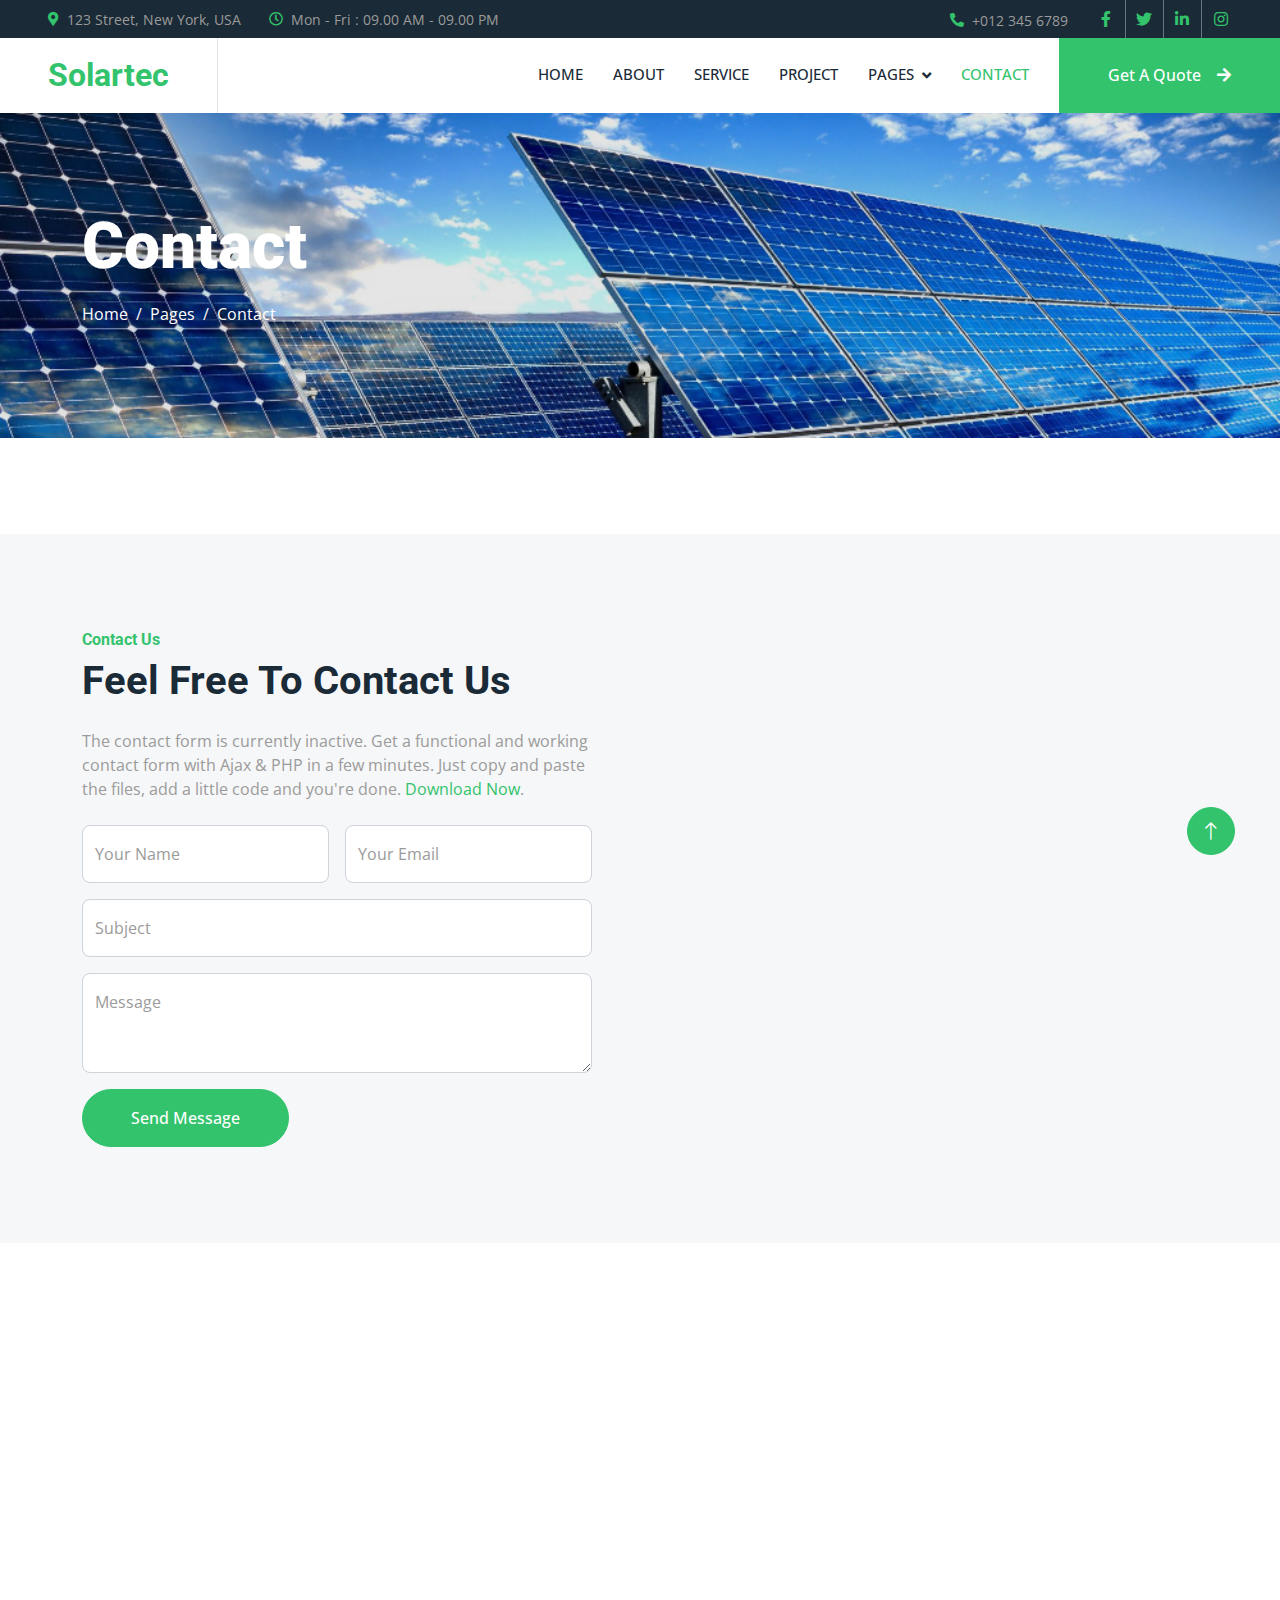
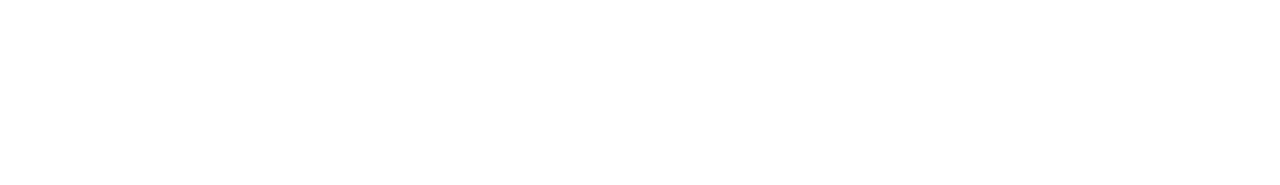
<file: contact.html>
<!DOCTYPE html>
<html lang="en">

<head>
    <meta charset="utf-8">
    <title>Solartec - Renewable Energy Website Template</title>
    <meta content="width=device-width, initial-scale=1.0" name="viewport">
    <meta content="" name="keywords">
    <meta content="" name="description">

    <!-- Favicon -->
    <link href="img/favicon.ico" rel="icon">
    <link href="img/logo.jpg" rel="icon">

    <!-- Google Web Fonts -->
    <link rel="preconnect" href="https://fonts.googleapis.com">
    <link rel="preconnect" href="https://fonts.gstatic.com" crossorigin>
    <link href="https://fonts.googleapis.com/css2?family=Open+Sans:wght@400;500&family=Roboto:wght@500;700;900&display=swap" rel="stylesheet"> 

    <!-- Icon Font Stylesheet -->
    <link href="https://cdnjs.cloudflare.com/ajax/libs/font-awesome/5.10.0/css/all.min.css" rel="stylesheet">
    <link href="https://cdn.jsdelivr.net/npm/bootstrap-icons@1.4.1/font/bootstrap-icons.css" rel="stylesheet">

    <!-- Libraries Stylesheet -->
    <link href="lib/animate/animate.min.css" rel="stylesheet">
    <link href="lib/owlcarousel/assets/owl.carousel.min.css" rel="stylesheet">
    <link href="lib/lightbox/css/lightbox.min.css" rel="stylesheet">

    <!-- Customized Bootstrap Stylesheet -->
    <link href="css/bootstrap.min.css" rel="stylesheet">

    <!-- Template Stylesheet -->
    <link href="css/style.css" rel="stylesheet">

</head>

<body>
    <!-- Spinner Start -->
    <div id="spinner" class="show bg-white position-fixed translate-middle w-100 vh-100 top-50 start-50 d-flex align-items-center justify-content-center">
        <div class="spinner-border text-primary" style="width: 3rem; height: 3rem;" role="status">
            <span class="sr-only">Loading...</span>
        </div>
    </div>
    <!-- Spinner End -->


    <!-- Topbar Start -->
    <div class="container-fluid bg-dark p-0">
        <div class="row gx-0 d-none d-lg-flex">
            <div class="col-lg-7 px-5 text-start">
                <div class="h-100 d-inline-flex align-items-center me-4">
                    <small class="fa fa-map-marker-alt text-primary me-2"></small>
                    <small>123 Street, New York, USA</small>
                </div>
                <div class="h-100 d-inline-flex align-items-center">
                    <small class="far fa-clock text-primary me-2"></small>
                    <small>Mon - Fri : 09.00 AM - 09.00 PM</small>
                </div>
            </div>
            <div class="col-lg-5 px-5 text-end">
                <div class="h-100 d-inline-flex align-items-center me-4">
                    <small class="fa fa-phone-alt text-primary me-2"></small>
                    <small>+012 345 6789</small>
                </div>
                <div class="h-100 d-inline-flex align-items-center mx-n2">
                    <a class="btn btn-square btn-link rounded-0 border-0 border-end border-secondary" href=""><i class="fab fa-facebook-f"></i></a>
                    <a class="btn btn-square btn-link rounded-0 border-0 border-end border-secondary" href=""><i class="fab fa-twitter"></i></a>
                    <a class="btn btn-square btn-link rounded-0 border-0 border-end border-secondary" href=""><i class="fab fa-linkedin-in"></i></a>
                    <a class="btn btn-square btn-link rounded-0" href=""><i class="fab fa-instagram"></i></a>
                </div>
            </div>
        </div>
    </div>
    <!-- Topbar End -->


    <!-- Navbar Start -->
    <nav class="navbar navbar-expand-lg bg-white navbar-light sticky-top p-0">
        <a href="index.html" class="navbar-brand d-flex align-items-center border-end px-4 px-lg-5">
            <h2 class="m-0 text-primary">Solartec</h2>
        </a>
        <button type="button" class="navbar-toggler me-4" data-bs-toggle="collapse" data-bs-target="#navbarCollapse">
            <span class="navbar-toggler-icon"></span>
        </button>
        <div class="collapse navbar-collapse" id="navbarCollapse">
            <div class="navbar-nav ms-auto p-4 p-lg-0">
                <a href="index.html" class="nav-item nav-link">Home</a>
                <a href="about.html" class="nav-item nav-link">About</a>
                <a href="service.html" class="nav-item nav-link">Service</a>
                <a href="project.html" class="nav-item nav-link">Project</a>
                <div class="nav-item dropdown">
                    <a href="#" class="nav-link dropdown-toggle" data-bs-toggle="dropdown">Pages</a>
                    <div class="dropdown-menu bg-light m-0">
                        <a href="feature.html" class="dropdown-item">Feature</a>
                        <a href="quote.html" class="dropdown-item">Free Quote</a>
                        <a href="team.html" class="dropdown-item">Our Team</a>
                        <a href="testimonial.html" class="dropdown-item">Testimonial</a>
                        <a href="404.html" class="dropdown-item">404 Page</a>
                    </div>
                </div>
                <a href="contact.html" class="nav-item nav-link active">Contact</a>
            </div>
            <a href="" class="btn btn-primary rounded-0 py-4 px-lg-5 d-none d-lg-block">Get A Quote<i class="fa fa-arrow-right ms-3"></i></a>
        </div>
    </nav>
    <!-- Navbar End -->


    <!-- Page Header Start -->
    <div class="container-fluid page-header py-5 mb-5">
        <div class="container py-5">
            <h1 class="display-3 text-white mb-3 animated slideInDown">Contact</h1>
            <nav aria-label="breadcrumb animated slideInDown">
                <ol class="breadcrumb">
                    <li class="breadcrumb-item"><a class="text-white" href="#">Home</a></li>
                    <li class="breadcrumb-item"><a class="text-white" href="#">Pages</a></li>
                    <li class="breadcrumb-item text-white active" aria-current="page">Contact</li>
                </ol>
            </nav>
        </div>
    </div>
    <!-- Page Header End -->


    <!-- Contact Start -->
    <div class="container-fluid bg-light overflow-hidden px-lg-0" style="margin: 6rem 0;">
        <div class="container contact px-lg-0">
            <div class="row g-0 mx-lg-0">
                <div class="col-lg-6 contact-text py-5 wow fadeIn" data-wow-delay="0.5s">
                    <div class="p-lg-5 ps-lg-0">
                        <h6 class="text-primary">Contact Us</h6>
                        <h1 class="mb-4">Feel Free To Contact Us</h1>
                        <p class="mb-4">The contact form is currently inactive. Get a functional and working contact form with Ajax & PHP in a few minutes. Just copy and paste the files, add a little code and you're done. <a href="https://htmlcodex.com/contact-form">Download Now</a>.</p>
                        <form id="contactForm" action="https://formspree.io/f/movqwrlb" method="POST">
                            <div class="row g-3">
                                <div class="col-md-6">
                                    <div class="form-floating">
                                        <input type="text" class="form-control" id="name" name="name" placeholder="Your Name" required>
                                        <label for="name">Your Name</label>
                                    </div>
                                </div>
                                <div class="col-md-6">
                                    <div class="form-floating">
                                        <input type="email" class="form-control" id="email" name="email" placeholder="Your Email" required>
                                        <label for="email">Your Email</label>
                                    </div>
                                </div>
                                <div class="col-12">
                                    <div class="form-floating">
                                        <input type="text" class="form-control" id="subject" name="subject" placeholder="Subject" required>
                                        <label for="subject">Subject</label>
                                    </div>
                                </div>
                                <div class="col-12">
                                    <div class="form-floating">
                                        <textarea class="form-control" placeholder="Leave a message here" id="message" name="message" style="height: 100px" required></textarea>
                                        <label for="message">Message</label>
                                    </div>
                                </div>
                                <div class="col-12">
                                    <button class="btn btn-primary rounded-pill py-3 px-5" type="submit">Send Message</button>
                                </div>
                            </div>
                        </form>
                    </div>
                </div>
                <div class="col-lg-6 pe-lg-0" style="min-height: 400px;">
                    <div class="position-relative h-100">
                        <iframe class="position-absolute w-100 h-100" style="object-fit: cover;"
                        src="https://www.google.com/maps/embed?pb=!1m18!1m12!1m3!1d3001156.4288297426!2d-78.01371936852176!3d42.72876761954724!2m3!1f0!2f0!3f0!3m2!1i1024!2i768!4f13.1!3m3!1m2!1s0x4ccc4bf0f123a5a9%3A0xddcfc6c1de189567!2sNew%20York%2C%20USA!5e0!3m2!1sen!2sbd!4v1603794290143!5m2!1sen!2sbd"
                        frameborder="0" allowfullscreen="" aria-hidden="false"
                        tabindex="0"></iframe>
                    </div>
                </div>
            </div>
        </div>
    </div>
    <!-- Contact End -->

    
    <!-- Footer Start -->
    <div class="container-fluid bg-dark text-body footer mt-5 pt-5 wow fadeIn" data-wow-delay="0.1s">
        <div class="container py-5">
            <div class="row g-5">
                <div class="col-lg-3 col-md-6">
                    <h5 class="text-white mb-4">Address</h5>
                    <p class="mb-2"><i class="fa fa-map-marker-alt me-3"></i>123 Street, New York, USA</p>
                    <p class="mb-2"><i class="fa fa-phone-alt me-3"></i>+012 345 67890</p>
                    <p class="mb-2"><i class="fa fa-envelope me-3"></i>info@example.com</p>
                    <div class="d-flex pt-2">
                        <a class="btn btn-square btn-outline-light btn-social" href=""><i class="fab fa-twitter"></i></a>
                        <a class="btn btn-square btn-outline-light btn-social" href=""><i class="fab fa-facebook-f"></i></a>
                        <a class="btn btn-square btn-outline-light btn-social" href=""><i class="fab fa-youtube"></i></a>
                        <a class="btn btn-square btn-outline-light btn-social" href=""><i class="fab fa-linkedin-in"></i></a>
                    </div>
                </div>
                <div class="col-lg-3 col-md-6">
                    <h5 class="text-white mb-4">Quick Links</h5>
                    <a class="btn btn-link" href="">About Us</a>
                    <a class="btn btn-link" href="">Contact Us</a>
                    <a class="btn btn-link" href="">Our Services</a>
                    <a class="btn btn-link" href="">Terms & Condition</a>
                    <a class="btn btn-link" href="">Support</a>
                </div>
                <div class="col-lg-3 col-md-6">
                    <h5 class="text-white mb-4">Project Gallery</h5>
                    <div class="row g-2">
                        <div class="col-4">
                            <img class="img-fluid rounded" src="img/gallery-1.jpg" alt="">
                        </div>
                        <div class="col-4">
                            <img class="img-fluid rounded" src="img/gallery-2.jpg" alt="">
                        </div>
                        <div class="col-4">
                            <img class="img-fluid rounded" src="img/gallery-3.jpg" alt="">
                        </div>
                        <div class="col-4">
                            <img class="img-fluid rounded" src="img/gallery-4.jpg" alt="">
                        </div>
                        <div class="col-4">
                            <img class="img-fluid rounded" src="img/gallery-5.jpg" alt="">
                        </div>
                        <div class="col-4">
                            <img class="img-fluid rounded" src="img/gallery-6.jpg" alt="">
                        </div>
                    </div>
                </div>
                <div class="col-lg-3 col-md-6">
                    <h5 class="text-white mb-4">Newsletter</h5>
                    <p>Dolor amet sit justo amet elitr clita ipsum elitr est.</p>
                    <div class="position-relative mx-auto" style="max-width: 400px;">
                        <input class="form-control border-0 w-100 py-3 ps-4 pe-5" type="text" placeholder="Your email">
                        <button type="button" class="btn btn-primary py-2 position-absolute top-0 end-0 mt-2 me-2">SignUp</button>
                    </div>
                </div>
            </div>
        </div>
        <div class="container">
            <div class="copyright">
                <div class="row">
                    <div class="col-md-6 text-center text-md-start mb-3 mb-md-0">
                        &copy; <a href="#">Your Site Name</a>, All Right Reserved.
                    </div>
                    <div class="col-md-6 text-center text-md-end">
                        <!--/*** This template is free as long as you keep the footer author’s credit link/attribution link/backlink. If you'd like to use the template without the footer author’s credit link/attribution link/backlink, you can purchase the Credit Removal License from "https://htmlcodex.com/credit-removal". Thank you for your support. ***/-->
                        Designed By <a href="https://htmlcodex.com">HTML Codex</a>
                        <br>Distributed By: <a href="https://themewagon.com" target="_blank">ThemeWagon</a>
                    </div>
                </div>
            </div>
        </div>
    </div>
    <!-- Footer End -->


    <!-- Back to Top -->
    <a href="#" class="btn btn-lg btn-primary btn-lg-square rounded-circle back-to-top"><i class="bi bi-arrow-up"></i></a>


    <!-- JavaScript Libraries -->
    <script src="https://code.jquery.com/jquery-3.4.1.min.js"></script>
    <script src="https://cdn.jsdelivr.net/npm/bootstrap@5.0.0/dist/js/bootstrap.bundle.min.js"></script>
    <script src="lib/wow/wow.min.js"></script>
    <script src="lib/easing/easing.min.js"></script>
    <script src="lib/waypoints/waypoints.min.js"></script>
    <script src="lib/counterup/counterup.min.js"></script>
    <script src="lib/owlcarousel/owl.carousel.min.js"></script>
    <script src="lib/isotope/isotope.pkgd.min.js"></script>
    <script src="lib/lightbox/js/lightbox.min.js"></script>

    <!-- Template Javascript -->
    <script src="js/main.js"></script>
</body>

</html>
</file>
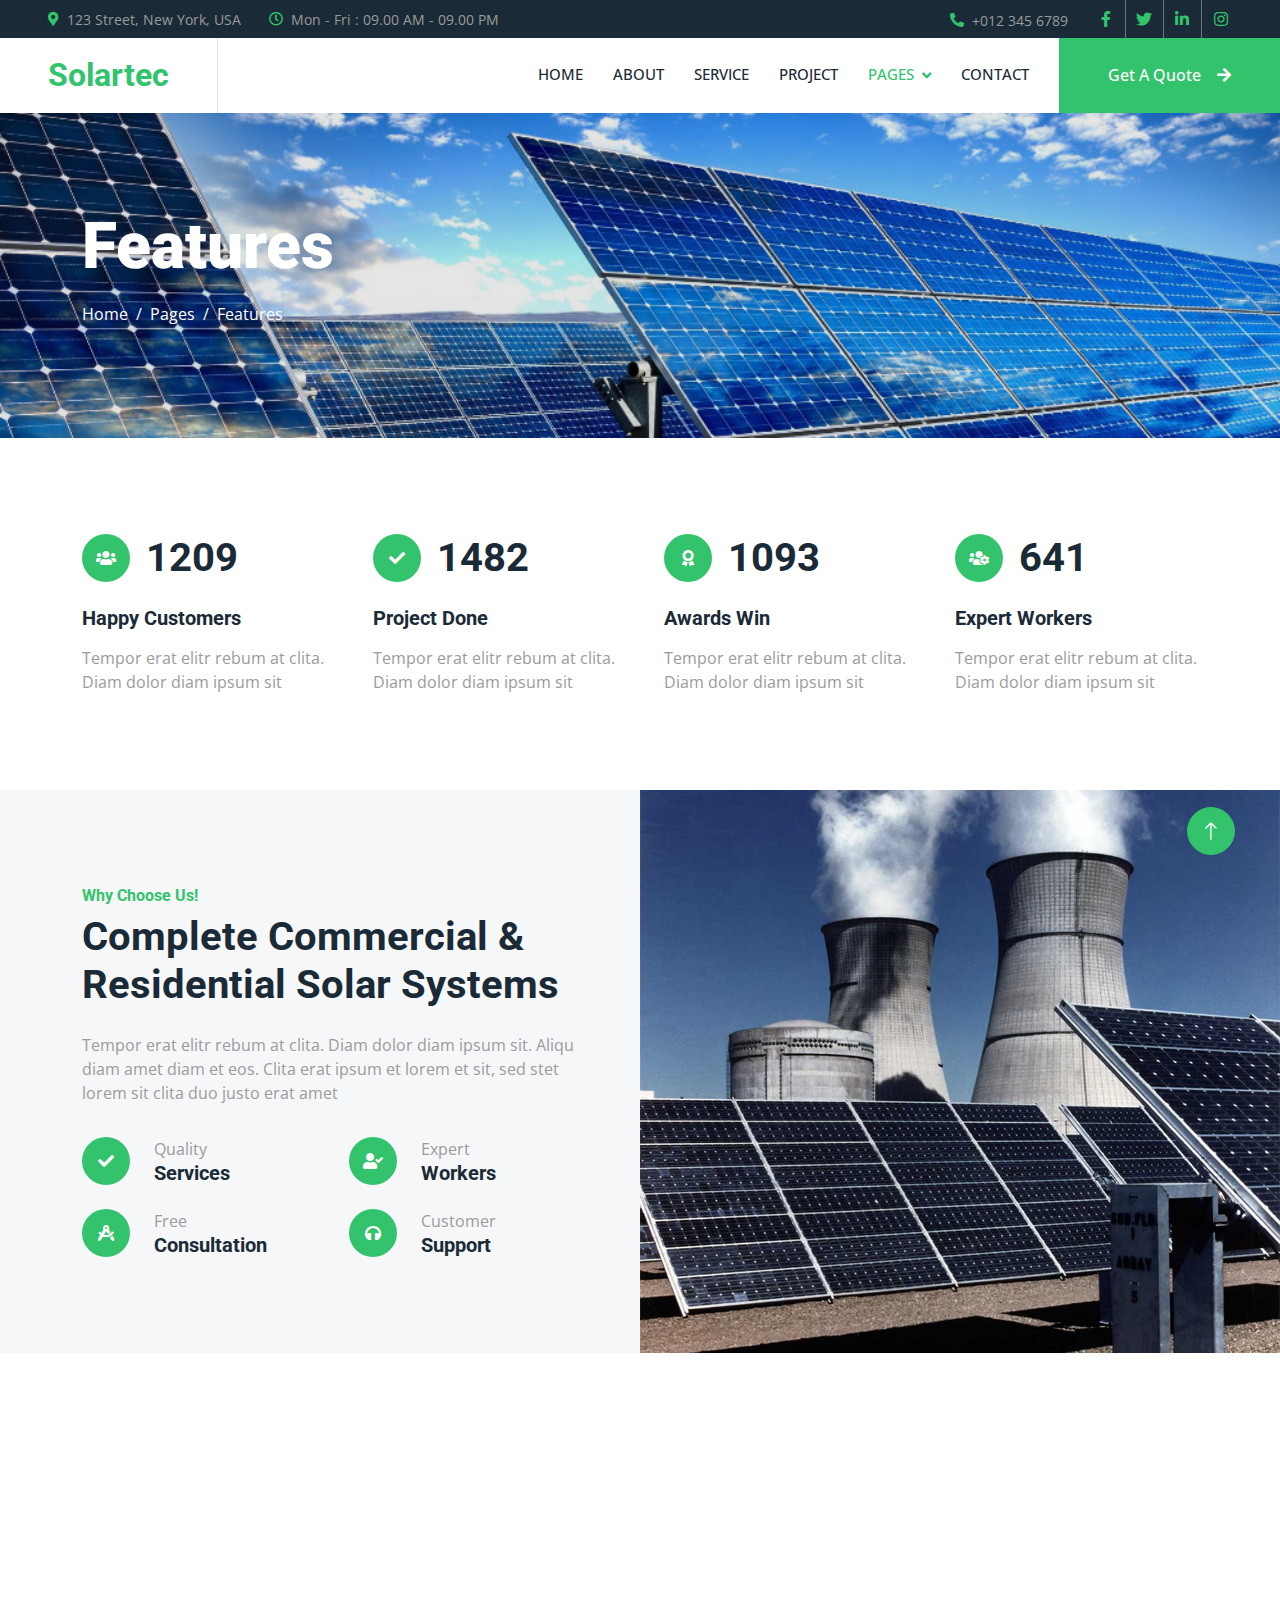
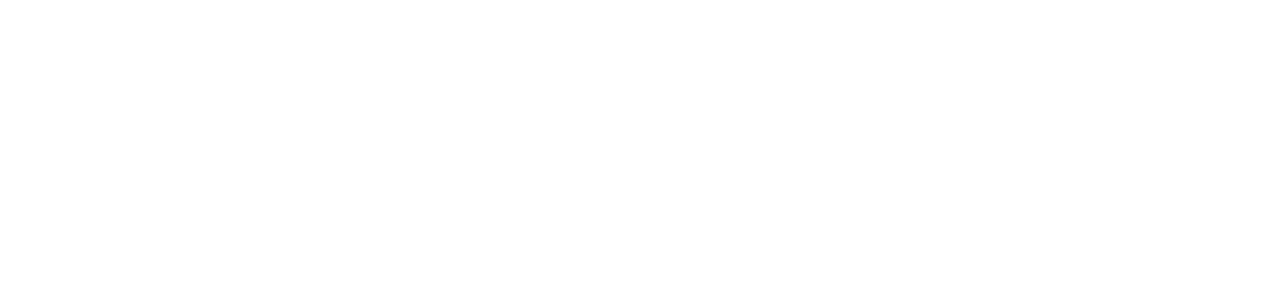
<file: feature.html>
<!DOCTYPE html>
<html lang="en">

<head>
    <meta charset="utf-8">
    <title>Solartec - Renewable Energy Website Template</title>
    <meta content="width=device-width, initial-scale=1.0" name="viewport">
    <meta content="" name="keywords">
    <meta content="" name="description">

    <!-- Favicon -->
    <link href="img/favicon.ico" rel="icon">
    <link href="img/logo.jpg" rel="icon">
    
    <!-- Google Web Fonts -->
    <link rel="preconnect" href="https://fonts.googleapis.com">
    <link rel="preconnect" href="https://fonts.gstatic.com" crossorigin>
    <link href="https://fonts.googleapis.com/css2?family=Open+Sans:wght@400;500&family=Roboto:wght@500;700;900&display=swap" rel="stylesheet"> 

    <!-- Icon Font Stylesheet -->
    <link href="https://cdnjs.cloudflare.com/ajax/libs/font-awesome/5.10.0/css/all.min.css" rel="stylesheet">
    <link href="https://cdn.jsdelivr.net/npm/bootstrap-icons@1.4.1/font/bootstrap-icons.css" rel="stylesheet">

    <!-- Libraries Stylesheet -->
    <link href="lib/animate/animate.min.css" rel="stylesheet">
    <link href="lib/owlcarousel/assets/owl.carousel.min.css" rel="stylesheet">
    <link href="lib/lightbox/css/lightbox.min.css" rel="stylesheet">

    <!-- Customized Bootstrap Stylesheet -->
    <link href="css/bootstrap.min.css" rel="stylesheet">

    <!-- Template Stylesheet -->
    <link href="css/style.css" rel="stylesheet">
</head>

<body>
    <!-- Spinner Start -->
    <div id="spinner" class="show bg-white position-fixed translate-middle w-100 vh-100 top-50 start-50 d-flex align-items-center justify-content-center">
        <div class="spinner-border text-primary" style="width: 3rem; height: 3rem;" role="status">
            <span class="sr-only">Loading...</span>
        </div>
    </div>
    <!-- Spinner End -->


    <!-- Topbar Start -->
    <div class="container-fluid bg-dark p-0">
        <div class="row gx-0 d-none d-lg-flex">
            <div class="col-lg-7 px-5 text-start">
                <div class="h-100 d-inline-flex align-items-center me-4">
                    <small class="fa fa-map-marker-alt text-primary me-2"></small>
                    <small>123 Street, New York, USA</small>
                </div>
                <div class="h-100 d-inline-flex align-items-center">
                    <small class="far fa-clock text-primary me-2"></small>
                    <small>Mon - Fri : 09.00 AM - 09.00 PM</small>
                </div>
            </div>
            <div class="col-lg-5 px-5 text-end">
                <div class="h-100 d-inline-flex align-items-center me-4">
                    <small class="fa fa-phone-alt text-primary me-2"></small>
                    <small>+012 345 6789</small>
                </div>
                <div class="h-100 d-inline-flex align-items-center mx-n2">
                    <a class="btn btn-square btn-link rounded-0 border-0 border-end border-secondary" href=""><i class="fab fa-facebook-f"></i></a>
                    <a class="btn btn-square btn-link rounded-0 border-0 border-end border-secondary" href=""><i class="fab fa-twitter"></i></a>
                    <a class="btn btn-square btn-link rounded-0 border-0 border-end border-secondary" href=""><i class="fab fa-linkedin-in"></i></a>
                    <a class="btn btn-square btn-link rounded-0" href=""><i class="fab fa-instagram"></i></a>
                </div>
            </div>
        </div>
    </div>
    <!-- Topbar End -->


    <!-- Navbar Start -->
    <nav class="navbar navbar-expand-lg bg-white navbar-light sticky-top p-0">
        <a href="index.html" class="navbar-brand d-flex align-items-center border-end px-4 px-lg-5">
            <h2 class="m-0 text-primary">Solartec</h2>
        </a>
        <button type="button" class="navbar-toggler me-4" data-bs-toggle="collapse" data-bs-target="#navbarCollapse">
            <span class="navbar-toggler-icon"></span>
        </button>
        <div class="collapse navbar-collapse" id="navbarCollapse">
            <div class="navbar-nav ms-auto p-4 p-lg-0">
                <a href="index.html" class="nav-item nav-link">Home</a>
                <a href="about.html" class="nav-item nav-link">About</a>
                <a href="service.html" class="nav-item nav-link">Service</a>
                <a href="project.html" class="nav-item nav-link">Project</a>
                <div class="nav-item dropdown">
                    <a href="#" class="nav-link dropdown-toggle active" data-bs-toggle="dropdown">Pages</a>
                    <div class="dropdown-menu bg-light m-0">
                        <a href="feature.html" class="dropdown-item active">Feature</a>
                        <a href="quote.html" class="dropdown-item">Free Quote</a>
                        <a href="team.html" class="dropdown-item">Our Team</a>
                        <a href="testimonial.html" class="dropdown-item">Testimonial</a>
                        <a href="404.html" class="dropdown-item">404 Page</a>
                    </div>
                </div>
                <a href="contact.html" class="nav-item nav-link">Contact</a>
            </div>
            <a href="" class="btn btn-primary rounded-0 py-4 px-lg-5 d-none d-lg-block">Get A Quote<i class="fa fa-arrow-right ms-3"></i></a>
        </div>
    </nav>
    <!-- Navbar End -->


    <!-- Page Header Start -->
    <div class="container-fluid page-header py-5 mb-5">
        <div class="container py-5">
            <h1 class="display-3 text-white mb-3 animated slideInDown">Features</h1>
            <nav aria-label="breadcrumb animated slideInDown">
                <ol class="breadcrumb">
                    <li class="breadcrumb-item"><a class="text-white" href="#">Home</a></li>
                    <li class="breadcrumb-item"><a class="text-white" href="#">Pages</a></li>
                    <li class="breadcrumb-item text-white active" aria-current="page">Features</li>
                </ol>
            </nav>
        </div>
    </div>
    <!-- Page Header End -->


    <!-- Feature Start -->
    <div class="container-xxl py-5">
        <div class="container">
            <div class="row g-5">
                <div class="col-md-6 col-lg-3 wow fadeIn" data-wow-delay="0.1s">
                    <div class="d-flex align-items-center mb-4">
                        <div class="btn-lg-square bg-primary rounded-circle me-3">
                            <i class="fa fa-users text-white"></i>
                        </div>
                        <h1 class="mb-0" data-toggle="counter-up">3453</h1>
                    </div>
                    <h5 class="mb-3">Happy Customers</h5>
                    <span>Tempor erat elitr rebum at clita. Diam dolor diam ipsum sit</span>
                </div>
                <div class="col-md-6 col-lg-3 wow fadeIn" data-wow-delay="0.3s">
                    <div class="d-flex align-items-center mb-4">
                        <div class="btn-lg-square bg-primary rounded-circle me-3">
                            <i class="fa fa-check text-white"></i>
                        </div>
                        <h1 class="mb-0" data-toggle="counter-up">4234</h1>
                    </div>
                    <h5 class="mb-3">Project Done</h5>
                    <span>Tempor erat elitr rebum at clita. Diam dolor diam ipsum sit</span>
                </div>
                <div class="col-md-6 col-lg-3 wow fadeIn" data-wow-delay="0.5s">
                    <div class="d-flex align-items-center mb-4">
                        <div class="btn-lg-square bg-primary rounded-circle me-3">
                            <i class="fa fa-award text-white"></i>
                        </div>
                        <h1 class="mb-0" data-toggle="counter-up">3123</h1>
                    </div>
                    <h5 class="mb-3">Awards Win</h5>
                    <span>Tempor erat elitr rebum at clita. Diam dolor diam ipsum sit</span>
                </div>
                <div class="col-md-6 col-lg-3 wow fadeIn" data-wow-delay="0.7s">
                    <div class="d-flex align-items-center mb-4">
                        <div class="btn-lg-square bg-primary rounded-circle me-3">
                            <i class="fa fa-users-cog text-white"></i>
                        </div>
                        <h1 class="mb-0" data-toggle="counter-up">1831</h1>
                    </div>
                    <h5 class="mb-3">Expert Workers</h5>
                    <span>Tempor erat elitr rebum at clita. Diam dolor diam ipsum sit</span>
                </div>
            </div>
        </div>
    </div>
    <!-- Feature Start -->


    <!-- Feature Start -->
    <div class="container-fluid bg-light overflow-hidden my-5 px-lg-0">
        <div class="container feature px-lg-0">
            <div class="row g-0 mx-lg-0">
                <div class="col-lg-6 feature-text py-5 wow fadeIn" data-wow-delay="0.1s">
                    <div class="p-lg-5 ps-lg-0">
                        <h6 class="text-primary">Why Choose Us!</h6>
                        <h1 class="mb-4">Complete Commercial & Residential Solar Systems</h1>
                        <p class="mb-4 pb-2">Tempor erat elitr rebum at clita. Diam dolor diam ipsum sit. Aliqu diam amet diam et eos. Clita erat ipsum et lorem et sit, sed stet lorem sit clita duo justo erat amet</p>
                        <div class="row g-4">
                            <div class="col-6">
                                <div class="d-flex align-items-center">
                                    <div class="btn-lg-square bg-primary rounded-circle">
                                        <i class="fa fa-check text-white"></i>
                                    </div>
                                    <div class="ms-4">
                                        <p class="mb-0">Quality</p>
                                        <h5 class="mb-0">Services</h5>
                                    </div>
                                </div>
                            </div>
                            <div class="col-6">
                                <div class="d-flex align-items-center">
                                    <div class="btn-lg-square bg-primary rounded-circle">
                                        <i class="fa fa-user-check text-white"></i>
                                    </div>
                                    <div class="ms-4">
                                        <p class="mb-0">Expert</p>
                                        <h5 class="mb-0">Workers</h5>
                                    </div>
                                </div>
                            </div>
                            <div class="col-6">
                                <div class="d-flex align-items-center">
                                    <div class="btn-lg-square bg-primary rounded-circle">
                                        <i class="fa fa-drafting-compass text-white"></i>
                                    </div>
                                    <div class="ms-4">
                                        <p class="mb-0">Free</p>
                                        <h5 class="mb-0">Consultation</h5>
                                    </div>
                                </div>
                            </div>
                            <div class="col-6">
                                <div class="d-flex align-items-center">
                                    <div class="btn-lg-square bg-primary rounded-circle">
                                        <i class="fa fa-headphones text-white"></i>
                                    </div>
                                    <div class="ms-4">
                                        <p class="mb-0">Customer</p>
                                        <h5 class="mb-0">Support</h5>
                                    </div>
                                </div>
                            </div>
                        </div>
                    </div>
                </div>
                <div class="col-lg-6 pe-lg-0 wow fadeIn" data-wow-delay="0.5s" style="min-height: 400px;">
                    <div class="position-relative h-100">
                        <img class="position-absolute img-fluid w-100 h-100" src="img/feature.jpg" style="object-fit: cover;" alt="">
                    </div>
                </div>
            </div>
        </div>
    </div>
    <!-- Feature End -->
        

    <!-- Footer Start -->
    <div class="container-fluid bg-dark text-body footer pt-5 wow fadeIn" data-wow-delay="0.1s" style="margin-top: 6rem;">
        <div class="container py-5">
            <div class="row g-5">
                <div class="col-lg-3 col-md-6">
                    <h5 class="text-white mb-4">Address</h5>
                    <p class="mb-2"><i class="fa fa-map-marker-alt me-3"></i>123 Street, New York, USA</p>
                    <p class="mb-2"><i class="fa fa-phone-alt me-3"></i>+012 345 67890</p>
                    <p class="mb-2"><i class="fa fa-envelope me-3"></i>info@example.com</p>
                    <div class="d-flex pt-2">
                        <a class="btn btn-square btn-outline-light btn-social" href=""><i class="fab fa-twitter"></i></a>
                        <a class="btn btn-square btn-outline-light btn-social" href=""><i class="fab fa-facebook-f"></i></a>
                        <a class="btn btn-square btn-outline-light btn-social" href=""><i class="fab fa-youtube"></i></a>
                        <a class="btn btn-square btn-outline-light btn-social" href=""><i class="fab fa-linkedin-in"></i></a>
                    </div>
                </div>
                <div class="col-lg-3 col-md-6">
                    <h5 class="text-white mb-4">Quick Links</h5>
                    <a class="btn btn-link" href="">About Us</a>
                    <a class="btn btn-link" href="">Contact Us</a>
                    <a class="btn btn-link" href="">Our Services</a>
                    <a class="btn btn-link" href="">Terms & Condition</a>
                    <a class="btn btn-link" href="">Support</a>
                </div>
                <div class="col-lg-3 col-md-6">
                    <h5 class="text-white mb-4">Project Gallery</h5>
                    <div class="row g-2">
                        <div class="col-4">
                            <img class="img-fluid rounded" src="img/gallery-1.jpg" alt="">
                        </div>
                        <div class="col-4">
                            <img class="img-fluid rounded" src="img/gallery-2.jpg" alt="">
                        </div>
                        <div class="col-4">
                            <img class="img-fluid rounded" src="img/gallery-3.jpg" alt="">
                        </div>
                        <div class="col-4">
                            <img class="img-fluid rounded" src="img/gallery-4.jpg" alt="">
                        </div>
                        <div class="col-4">
                            <img class="img-fluid rounded" src="img/gallery-5.jpg" alt="">
                        </div>
                        <div class="col-4">
                            <img class="img-fluid rounded" src="img/gallery-6.jpg" alt="">
                        </div>
                    </div>
                </div>
                <div class="col-lg-3 col-md-6">
                    <h5 class="text-white mb-4">Newsletter</h5>
                    <p>Dolor amet sit justo amet elitr clita ipsum elitr est.</p>
                    <div class="position-relative mx-auto" style="max-width: 400px;">
                        <input class="form-control border-0 w-100 py-3 ps-4 pe-5" type="text" placeholder="Your email">
                        <button type="button" class="btn btn-primary py-2 position-absolute top-0 end-0 mt-2 me-2">SignUp</button>
                    </div>
                </div>
            </div>
        </div>
        <div class="container">
            <div class="copyright">
                <div class="row">
                    <div class="col-md-6 text-center text-md-start mb-3 mb-md-0">
                        &copy; <a href="#">Your Site Name</a>, All Right Reserved.
                    </div>
                    <div class="col-md-6 text-center text-md-end">
                        <!--/*** This template is free as long as you keep the footer author’s credit link/attribution link/backlink. If you'd like to use the template without the footer author’s credit link/attribution link/backlink, you can purchase the Credit Removal License from "https://htmlcodex.com/credit-removal". Thank you for your support. ***/-->
                        Designed By <a href="https://htmlcodex.com">HTML Codex</a>
                        <br>Distributed By: <a href="https://themewagon.com" target="_blank">ThemeWagon</a>
                    </div>
                </div>
            </div>
        </div>
    </div>
    <!-- Footer End -->


    <!-- Back to Top -->
    <a href="#" class="btn btn-lg btn-primary btn-lg-square rounded-circle back-to-top"><i class="bi bi-arrow-up"></i></a>


    <!-- JavaScript Libraries -->
    <script src="https://code.jquery.com/jquery-3.4.1.min.js"></script>
    <script src="https://cdn.jsdelivr.net/npm/bootstrap@5.0.0/dist/js/bootstrap.bundle.min.js"></script>
    <script src="lib/wow/wow.min.js"></script>
    <script src="lib/easing/easing.min.js"></script>
    <script src="lib/waypoints/waypoints.min.js"></script>
    <script src="lib/counterup/counterup.min.js"></script>
    <script src="lib/owlcarousel/owl.carousel.min.js"></script>
    <script src="lib/isotope/isotope.pkgd.min.js"></script>
    <script src="lib/lightbox/js/lightbox.min.js"></script>

    <!-- Template Javascript -->
    <script src="js/main.js"></script>
</body>

</html>
</file>
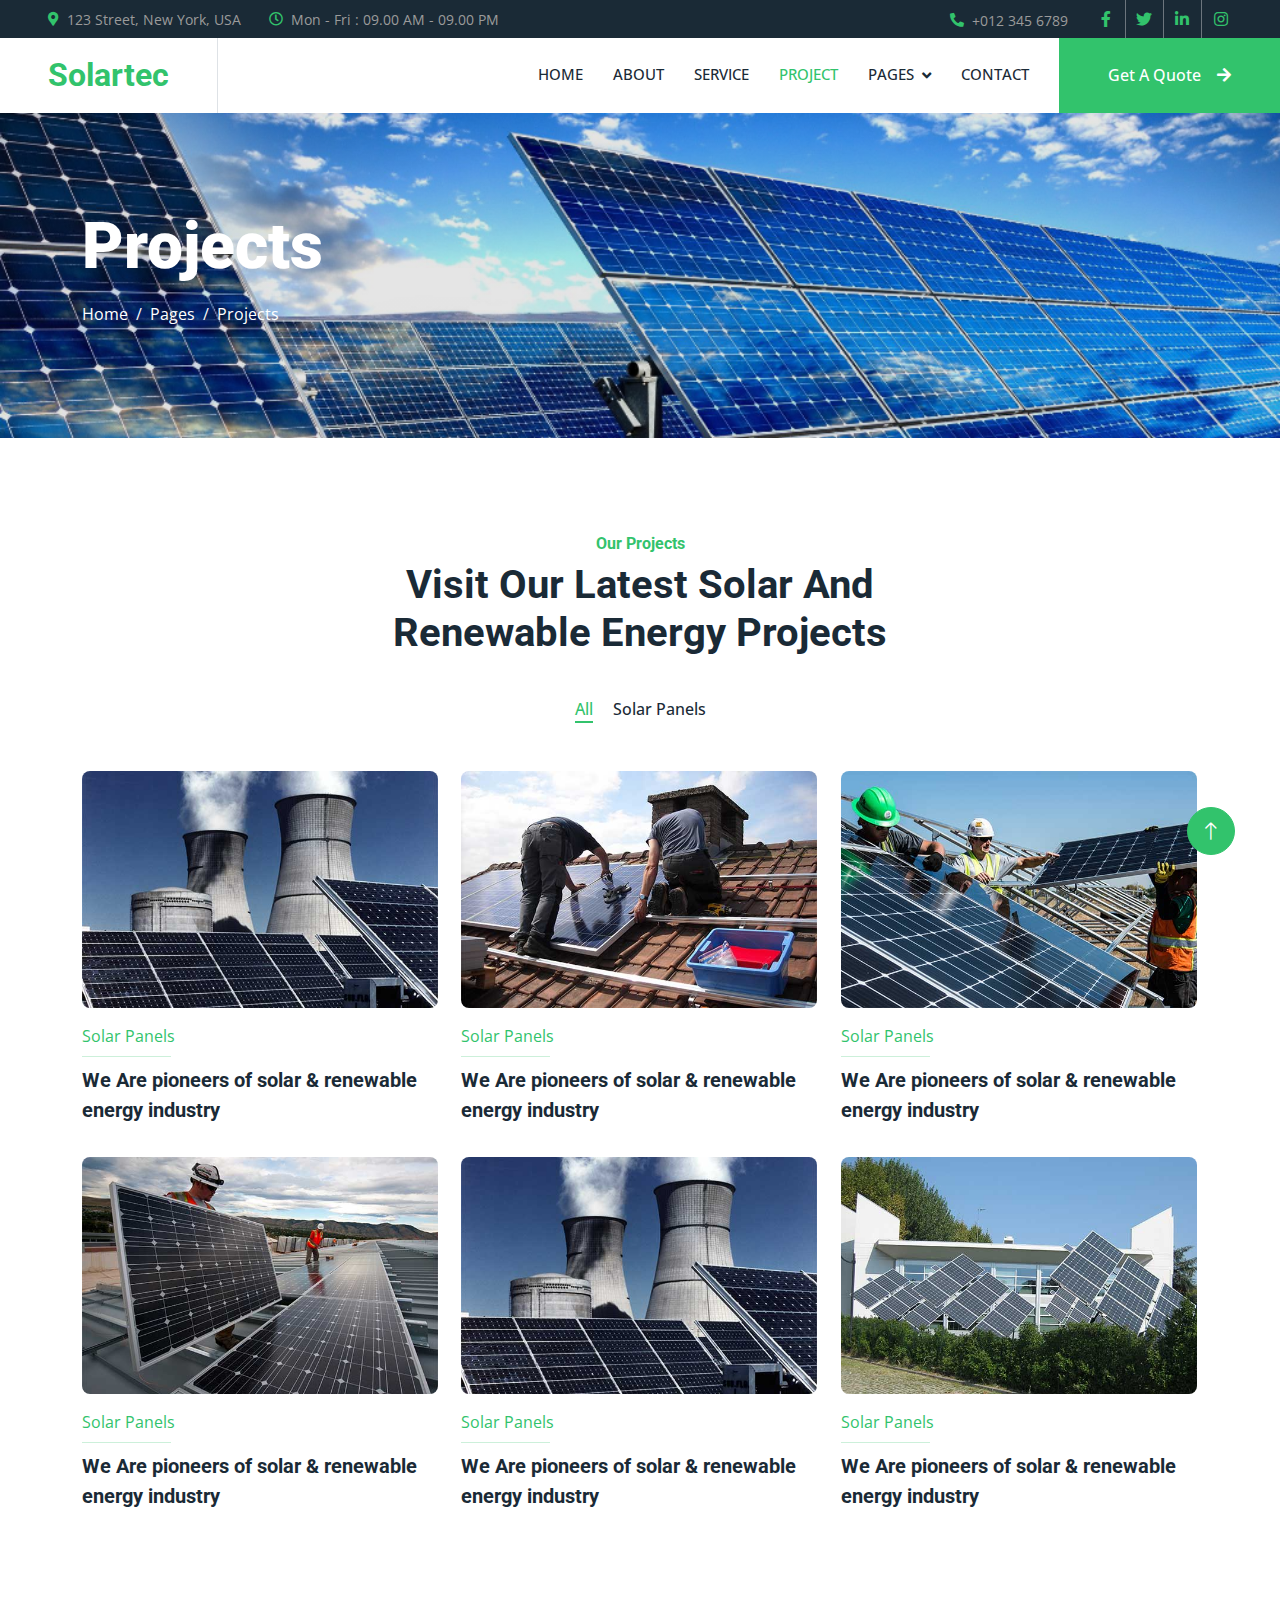
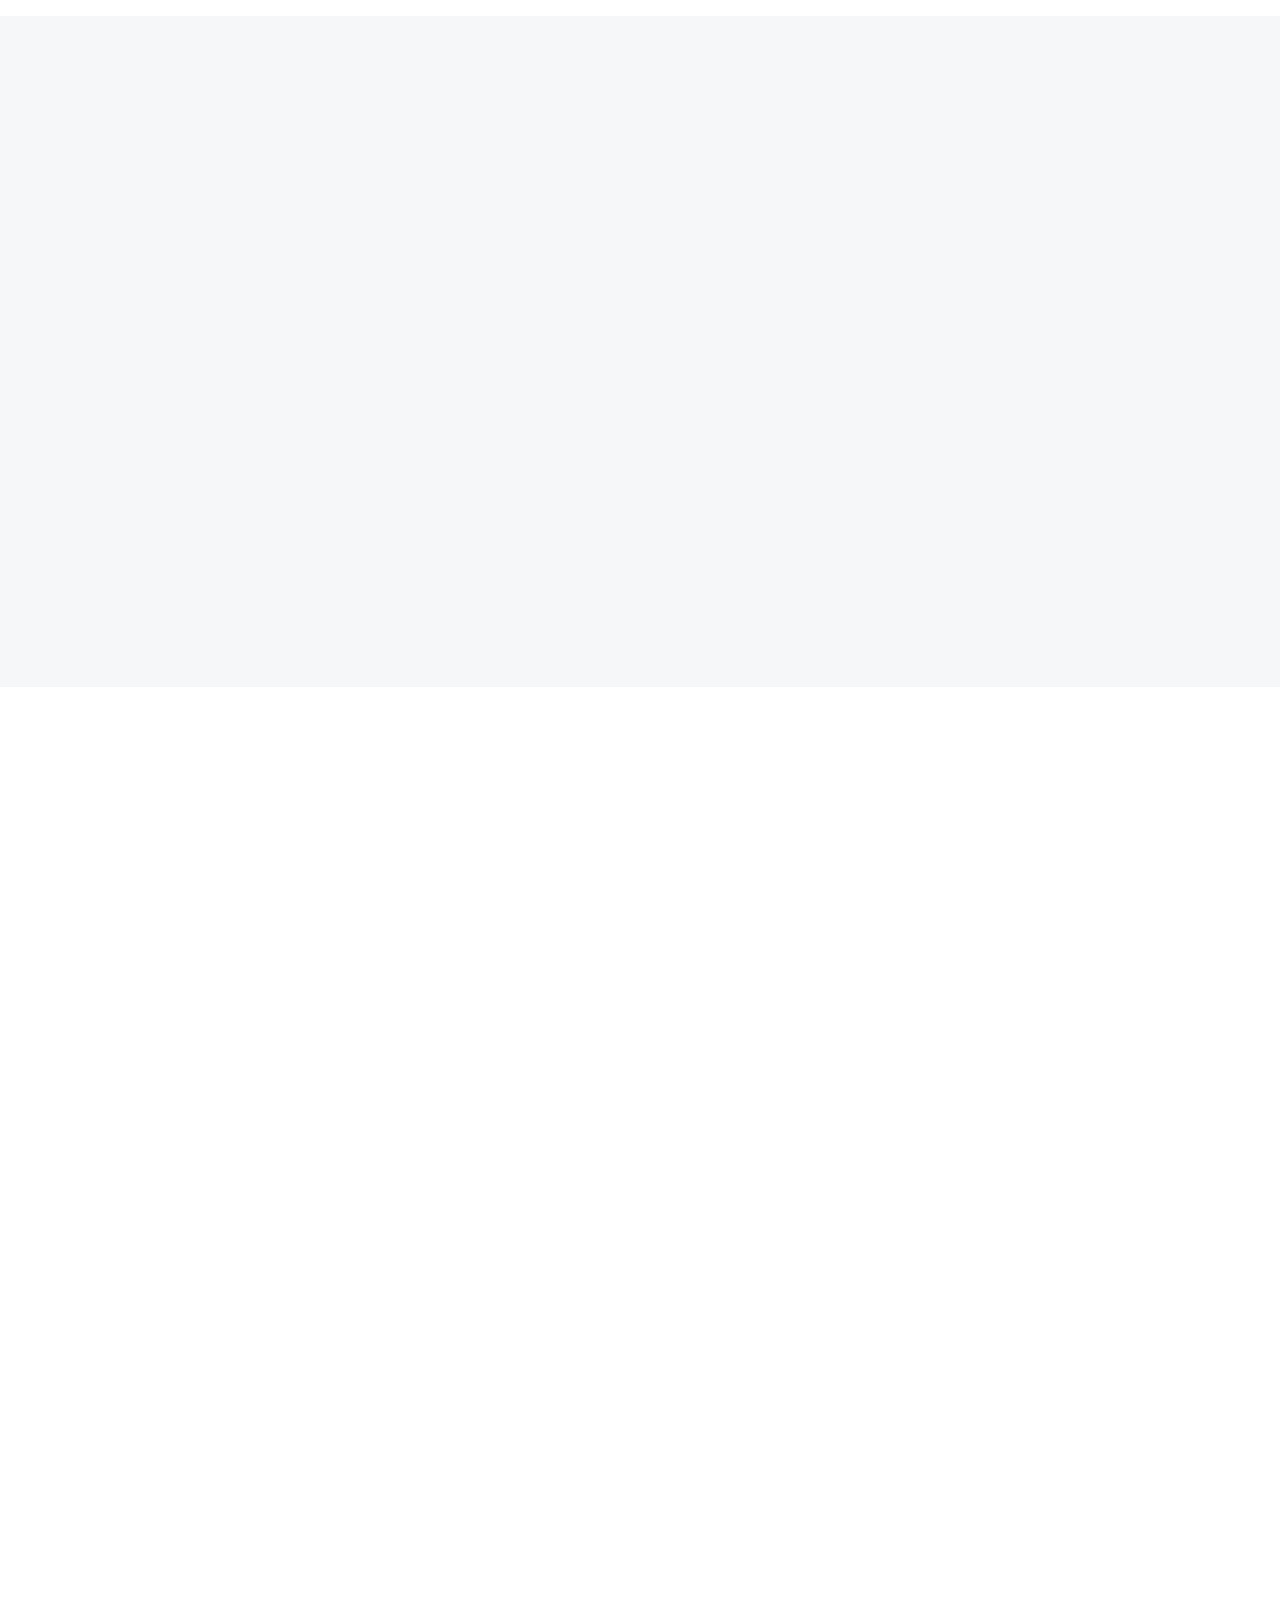
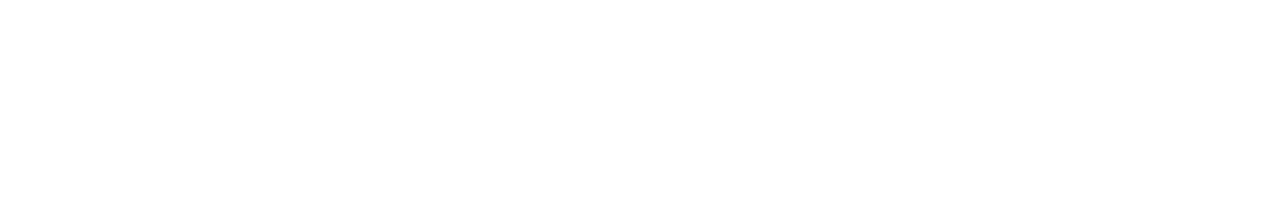
<file: project.html>
<!DOCTYPE html>
<html lang="en">

<head>
    <meta charset="utf-8">
    <title>Solartec - Renewable Energy Website Template</title>
    <meta content="width=device-width, initial-scale=1.0" name="viewport">
    <meta content="" name="keywords">
    <meta content="" name="description">

    <!-- Favicon -->
    <link href="img/favicon.ico" rel="icon">
    <link href="img/logo.jpg" rel="icon">

    <!-- Google Web Fonts -->
    <link rel="preconnect" href="https://fonts.googleapis.com">
    <link rel="preconnect" href="https://fonts.gstatic.com" crossorigin>
    <link href="https://fonts.googleapis.com/css2?family=Open+Sans:wght@400;500&family=Roboto:wght@500;700;900&display=swap" rel="stylesheet"> 

    <!-- Icon Font Stylesheet -->
    <link href="https://cdnjs.cloudflare.com/ajax/libs/font-awesome/5.10.0/css/all.min.css" rel="stylesheet">
    <link href="https://cdn.jsdelivr.net/npm/bootstrap-icons@1.4.1/font/bootstrap-icons.css" rel="stylesheet">

    <!-- Libraries Stylesheet -->
    <link href="lib/animate/animate.min.css" rel="stylesheet">
    <link href="lib/owlcarousel/assets/owl.carousel.min.css" rel="stylesheet">
    <link href="lib/lightbox/css/lightbox.min.css" rel="stylesheet">

    <!-- Customized Bootstrap Stylesheet -->
    <link href="css/bootstrap.min.css" rel="stylesheet">

    <!-- Template Stylesheet -->
    <link href="css/style.css" rel="stylesheet">
</head>

<body>
    <!-- Spinner Start -->
    <div id="spinner" class="show bg-white position-fixed translate-middle w-100 vh-100 top-50 start-50 d-flex align-items-center justify-content-center">
        <div class="spinner-border text-primary" style="width: 3rem; height: 3rem;" role="status">
            <span class="sr-only">Loading...</span>
        </div>
    </div>
    <!-- Spinner End -->


    <!-- Topbar Start -->
    <div class="container-fluid bg-dark p-0">
        <div class="row gx-0 d-none d-lg-flex">
            <div class="col-lg-7 px-5 text-start">
                <div class="h-100 d-inline-flex align-items-center me-4">
                    <small class="fa fa-map-marker-alt text-primary me-2"></small>
                    <small>123 Street, New York, USA</small>
                </div>
                <div class="h-100 d-inline-flex align-items-center">
                    <small class="far fa-clock text-primary me-2"></small>
                    <small>Mon - Fri : 09.00 AM - 09.00 PM</small>
                </div>
            </div>
            <div class="col-lg-5 px-5 text-end">
                <div class="h-100 d-inline-flex align-items-center me-4">
                    <small class="fa fa-phone-alt text-primary me-2"></small>
                    <small>+012 345 6789</small>
                </div>
                <div class="h-100 d-inline-flex align-items-center mx-n2">
                    <a class="btn btn-square btn-link rounded-0 border-0 border-end border-secondary" href=""><i class="fab fa-facebook-f"></i></a>
                    <a class="btn btn-square btn-link rounded-0 border-0 border-end border-secondary" href=""><i class="fab fa-twitter"></i></a>
                    <a class="btn btn-square btn-link rounded-0 border-0 border-end border-secondary" href=""><i class="fab fa-linkedin-in"></i></a>
                    <a class="btn btn-square btn-link rounded-0" href=""><i class="fab fa-instagram"></i></a>
                </div>
            </div>
        </div>
    </div>
    <!-- Topbar End -->


    <!-- Navbar Start -->
    <nav class="navbar navbar-expand-lg bg-white navbar-light sticky-top p-0">
        <a href="index.html" class="navbar-brand d-flex align-items-center border-end px-4 px-lg-5">
            <h2 class="m-0 text-primary">Solartec</h2>
        </a>
        <button type="button" class="navbar-toggler me-4" data-bs-toggle="collapse" data-bs-target="#navbarCollapse">
            <span class="navbar-toggler-icon"></span>
        </button>
        <div class="collapse navbar-collapse" id="navbarCollapse">
            <div class="navbar-nav ms-auto p-4 p-lg-0">
                <a href="index.html" class="nav-item nav-link">Home</a>
                <a href="about.html" class="nav-item nav-link">About</a>
                <a href="service.html" class="nav-item nav-link">Service</a>
                <a href="project.html" class="nav-item nav-link active">Project</a>
                <div class="nav-item dropdown">
                    <a href="#" class="nav-link dropdown-toggle" data-bs-toggle="dropdown">Pages</a>
                    <div class="dropdown-menu bg-light m-0">
                        <a href="feature.html" class="dropdown-item">Feature</a>
                        <a href="quote.html" class="dropdown-item">Free Quote</a>
                        <a href="team.html" class="dropdown-item">Our Team</a>
                        <a href="testimonial.html" class="dropdown-item">Testimonial</a>
                        <a href="404.html" class="dropdown-item">404 Page</a>
                    </div>
                </div>
                <a href="contact.html" class="nav-item nav-link">Contact</a>
            </div>
            <a href="" class="btn btn-primary rounded-0 py-4 px-lg-5 d-none d-lg-block">Get A Quote<i class="fa fa-arrow-right ms-3"></i></a>
        </div>
    </nav>
    <!-- Navbar End -->


    <!-- Page Header Start -->
    <div class="container-fluid page-header py-5 mb-5">
        <div class="container py-5">
            <h1 class="display-3 text-white mb-3 animated slideInDown">Projects</h1>
            <nav aria-label="breadcrumb animated slideInDown">
                <ol class="breadcrumb">
                    <li class="breadcrumb-item"><a class="text-white" href="#">Home</a></li>
                    <li class="breadcrumb-item"><a class="text-white" href="#">Pages</a></li>
                    <li class="breadcrumb-item text-white active" aria-current="page">Projects</li>
                </ol>
            </nav>
        </div>
    </div>
    <!-- Page Header End -->


    <!-- Projects Start -->
    <div class="container-xxl py-5">
        <div class="container">
            <div class="text-center mx-auto mb-5 wow fadeInUp" data-wow-delay="0.1s" style="max-width: 600px;">
                <h6 class="text-primary">Our Projects</h6>
                <h1 class="mb-4">Visit Our Latest Solar And Renewable Energy Projects</h1>
            </div>
            <div class="row mt-n2 wow fadeInUp" data-wow-delay="0.3s">
                <div class="col-12 text-center">
                    <ul class="list-inline mb-5" id="portfolio-flters">
                        <li class="mx-2 active" data-filter="*">All</li>
                        <li class="mx-2" data-filter=".first">Solar Panels</li>
                        <!-- <li class="mx-2" data-filter=".second">Wind Turbines</li>
                        <li class="mx-2" data-filter=".third">Hydropower Plants</li> -->
                    </ul>
                </div>
            </div>
            <div class="row g-4 portfolio-container wow fadeInUp" data-wow-delay="0.5s">
                <div class="col-lg-4 col-md-6 portfolio-item first">
                    <div class="portfolio-img rounded overflow-hidden">
                        <img class="img-fluid" src="img/img-600x400-6.jpg" alt="">
                        <div class="portfolio-btn">
                            <a class="btn btn-lg-square btn-outline-light rounded-circle mx-1" href="img/img-600x400-6.jpg" data-lightbox="portfolio"><i class="fa fa-eye"></i></a>
                            <a class="btn btn-lg-square btn-outline-light rounded-circle mx-1" href=""><i class="fa fa-link"></i></a>
                        </div>
                    </div>
                    <div class="pt-3">
                        <p class="text-primary mb-0">Solar Panels</p>
                        <hr class="text-primary w-25 my-2">
                        <h5 class="lh-base">We Are pioneers of solar & renewable energy industry</h5>
                    </div>
                </div>
                <div class="col-lg-4 col-md-6 portfolio-item second">
                    <div class="portfolio-img rounded overflow-hidden">
                        <img class="img-fluid" src="img/img-600x400-5.jpg" alt="">
                        <div class="portfolio-btn">
                            <a class="btn btn-lg-square btn-outline-light rounded-circle mx-1" href="img/img-600x400-5.jpg" data-lightbox="portfolio"><i class="fa fa-eye"></i></a>
                            <a class="btn btn-lg-square btn-outline-light rounded-circle mx-1" href=""><i class="fa fa-link"></i></a>
                        </div>
                    </div>
                    <div class="pt-3">
                        <p class="text-primary mb-0">Solar Panels</p>
                        <hr class="text-primary w-25 my-2">
                        <h5 class="lh-base">We Are pioneers of solar & renewable energy industry</h5>
                    </div>
                </div>
                <div class="col-lg-4 col-md-6 portfolio-item third">
                    <div class="portfolio-img rounded overflow-hidden">
                        <img class="img-fluid" src="img/img-600x400-4.jpg" alt="">
                        <div class="portfolio-btn">
                            <a class="btn btn-lg-square btn-outline-light rounded-circle mx-1" href="img/img-600x400-4.jpg" data-lightbox="portfolio"><i class="fa fa-eye"></i></a>
                            <a class="btn btn-lg-square btn-outline-light rounded-circle mx-1" href=""><i class="fa fa-link"></i></a>
                        </div>
                    </div>
                    <div class="pt-3">
                        <p class="text-primary mb-0">Solar Panels</p>
                        <hr class="text-primary w-25 my-2">
                        <h5 class="lh-base">We Are pioneers of solar & renewable energy industry</h5>
                    </div>
                </div>
                <div class="col-lg-4 col-md-6 portfolio-item first">
                    <div class="portfolio-img rounded overflow-hidden">
                        <img class="img-fluid" src="img/img-600x400-3.jpg" alt="">
                        <div class="portfolio-btn">
                            <a class="btn btn-lg-square btn-outline-light rounded-circle mx-1" href="img/img-600x400-3.jpg" data-lightbox="portfolio"><i class="fa fa-eye"></i></a>
                            <a class="btn btn-lg-square btn-outline-light rounded-circle mx-1" href=""><i class="fa fa-link"></i></a>
                        </div>
                    </div>
                    <div class="pt-3">
                        <p class="text-primary mb-0">Solar Panels</p>
                        <hr class="text-primary w-25 my-2">
                        <h5 class="lh-base">We Are pioneers of solar & renewable energy industry</h5>
                    </div>
                </div>
                <div class="col-lg-4 col-md-6 portfolio-item second">
                    <div class="portfolio-img rounded overflow-hidden">
                        <img class="img-fluid" src="img/img-600x400-6.jpg" alt="">
                        <div class="portfolio-btn">
                            <a class="btn btn-lg-square btn-outline-light rounded-circle mx-1" href="img/img-600x400-2.jpg" data-lightbox="portfolio"><i class="fa fa-eye"></i></a>
                            <a class="btn btn-lg-square btn-outline-light rounded-circle mx-1" href=""><i class="fa fa-link"></i></a>
                        </div>
                    </div>
                    <div class="pt-3">
                        <p class="text-primary mb-0">Solar Panels</p>
                        <hr class="text-primary w-25 my-2">
                        <h5 class="lh-base">We Are pioneers of solar & renewable energy industry</h5>
                    </div>
                </div>
                <div class="col-lg-4 col-md-6 portfolio-item third">
                    <div class="portfolio-img rounded overflow-hidden">
                        <img class="img-fluid" src="img/img-600x400-1.jpg" alt="">
                        <div class="portfolio-btn">
                            <a class="btn btn-lg-square btn-outline-light rounded-circle mx-1" href="img/img-600x400-1.jpg" data-lightbox="portfolio"><i class="fa fa-eye"></i></a>
                            <a class="btn btn-lg-square btn-outline-light rounded-circle mx-1" href=""><i class="fa fa-link"></i></a>
                        </div>
                    </div>
                    <div class="pt-3">
                        <p class="text-primary mb-0">Solar Panels</p>
                        <hr class="text-primary w-25 my-2">
                        <h5 class="lh-base">We Are pioneers of solar & renewable energy industry</h5>
                    </div>
                </div>
            </div>
        </div>
    </div>
    <!-- Projects End -->


    <!-- Quote Start -->
    <div class="container-fluid bg-light overflow-hidden my-5 px-lg-0">
        <div class="container quote px-lg-0">
            <div class="row g-0 mx-lg-0">
                <div class="col-lg-6 ps-lg-0 wow fadeIn" data-wow-delay="0.1s" style="min-height: 400px;">
                    <div class="position-relative h-100">
                        <img class="position-absolute img-fluid w-100 h-100" src="img/quote.jpg" style="object-fit: cover;" alt="">
                    </div>
                </div>
                <div class="col-lg-6 quote-text py-5 wow fadeIn" data-wow-delay="0.5s">
                    <div class="p-lg-5 pe-lg-0">
                        <h6 class="text-primary">Free Quote</h6>
                        <h1 class="mb-4">Get A Free Quote</h1>
                        <p class="mb-4 pb-2">Tempor erat elitr rebum at clita. Diam dolor diam ipsum sit. Aliqu diam amet diam et eos. Clita erat ipsum et lorem et sit, sed stet lorem sit clita duo justo erat amet</p>
                        <form>
                            <div class="row g-3">
                                <div class="col-12 col-sm-6">
                                    <input type="text" class="form-control border-0" placeholder="Your Name" style="height: 55px;">
                                </div>
                                <div class="col-12 col-sm-6">
                                    <input type="email" class="form-control border-0" placeholder="Your Email" style="height: 55px;">
                                </div>
                                <div class="col-12 col-sm-6">
                                    <input type="text" class="form-control border-0" placeholder="Your Mobile" style="height: 55px;">
                                </div>
                                <div class="col-12 col-sm-6">
                                    <select class="form-select border-0" style="height: 55px;">
                                        <option selected>Select A Service</option>
                                        <option value="1">Service 1</option>
                                        <option value="2">Service 2</option>
                                        <option value="3">Service 3</option>
                                    </select>
                                </div>
                                <div class="col-12">
                                    <textarea class="form-control border-0" placeholder="Special Note"></textarea>
                                </div>
                                <div class="col-12">
                                    <button class="btn btn-primary rounded-pill py-3 px-5" type="submit">Submit</button>
                                </div>
                            </div>
                        </form>
                    </div>
                </div>
            </div>
        </div>
    </div>
    <!-- Quote End -->


    <!-- Testimonial Start -->
    <div class="container-xxl py-5">
        <div class="container">
            <div class="text-center mx-auto mb-5 wow fadeInUp" data-wow-delay="0.1s" style="max-width: 600px;">
                <h6 class="text-primary">Testimonial</h6>
                <h1 class="mb-4">What Our Clients Say!</h1>
            </div>
            <div class="owl-carousel testimonial-carousel wow fadeInUp" data-wow-delay="0.1s">
                <div class="testimonial-item text-center">
                    <div class="testimonial-img position-relative">
                        <img class="img-fluid rounded-circle mx-auto mb-5" src="img/testimonial-1.jpg">
                        <div class="btn-square bg-primary rounded-circle">
                            <i class="fa fa-quote-left text-white"></i>
                        </div>
                    </div>
                    <div class="testimonial-text text-center rounded p-4">
                        <p>Clita clita tempor justo dolor ipsum amet kasd amet duo justo duo duo labore sed sed. Magna ut diam sit et amet stet eos sed clita erat magna elitr erat sit sit erat at rebum justo sea clita.</p>
                        <h5 class="mb-1">Client Name</h5>
                        <span class="fst-italic">Profession</span>
                    </div>
                </div>
                <div class="testimonial-item text-center">
                    <div class="testimonial-img position-relative">
                        <img class="img-fluid rounded-circle mx-auto mb-5" src="img/testimonial-2.jpg">
                        <div class="btn-square bg-primary rounded-circle">
                            <i class="fa fa-quote-left text-white"></i>
                        </div>
                    </div>
                    <div class="testimonial-text text-center rounded p-4">
                        <p>Clita clita tempor justo dolor ipsum amet kasd amet duo justo duo duo labore sed sed. Magna ut diam sit et amet stet eos sed clita erat magna elitr erat sit sit erat at rebum justo sea clita.</p>
                        <h5 class="mb-1">Client Name</h5>
                        <span class="fst-italic">Profession</span>
                    </div>
                </div>
                <div class="testimonial-item text-center">
                    <div class="testimonial-img position-relative">
                        <img class="img-fluid rounded-circle mx-auto mb-5" src="img/testimonial-3.jpg">
                        <div class="btn-square bg-primary rounded-circle">
                            <i class="fa fa-quote-left text-white"></i>
                        </div>
                    </div>
                    <div class="testimonial-text text-center rounded p-4">
                        <p>Clita clita tempor justo dolor ipsum amet kasd amet duo justo duo duo labore sed sed. Magna ut diam sit et amet stet eos sed clita erat magna elitr erat sit sit erat at rebum justo sea clita.</p>
                        <h5 class="mb-1">Client Name</h5>
                        <span class="fst-italic">Profession</span>
                    </div>
                </div>
            </div>
        </div>
    </div>
    <!-- Testimonial End -->
        

    <!-- Footer Start -->
    <div class="container-fluid bg-dark text-body footer mt-5 pt-5 wow fadeIn" data-wow-delay="0.1s">
        <div class="container py-5">
            <div class="row g-5">
                <div class="col-lg-3 col-md-6">
                    <h5 class="text-white mb-4">Address</h5>
                    <p class="mb-2"><i class="fa fa-map-marker-alt me-3"></i>123 Street, New York, USA</p>
                    <p class="mb-2"><i class="fa fa-phone-alt me-3"></i>+012 345 67890</p>
                    <p class="mb-2"><i class="fa fa-envelope me-3"></i>info@example.com</p>
                    <div class="d-flex pt-2">
                        <a class="btn btn-square btn-outline-light btn-social" href=""><i class="fab fa-twitter"></i></a>
                        <a class="btn btn-square btn-outline-light btn-social" href=""><i class="fab fa-facebook-f"></i></a>
                        <a class="btn btn-square btn-outline-light btn-social" href=""><i class="fab fa-youtube"></i></a>
                        <a class="btn btn-square btn-outline-light btn-social" href=""><i class="fab fa-linkedin-in"></i></a>
                    </div>
                </div>
                <div class="col-lg-3 col-md-6">
                    <h5 class="text-white mb-4">Quick Links</h5>
                    <a class="btn btn-link" href="">About Us</a>
                    <a class="btn btn-link" href="">Contact Us</a>
                    <a class="btn btn-link" href="">Our Services</a>
                    <a class="btn btn-link" href="">Terms & Condition</a>
                    <a class="btn btn-link" href="">Support</a>
                </div>
                <div class="col-lg-3 col-md-6">
                    <h5 class="text-white mb-4">Project Gallery</h5>
                    <div class="row g-2">
                        <div class="col-4">
                            <img class="img-fluid rounded" src="img/gallery-1.jpg" alt="">
                        </div>
                        <div class="col-4">
                            <img class="img-fluid rounded" src="img/gallery-2.jpg" alt="">
                        </div>
                        <div class="col-4">
                            <img class="img-fluid rounded" src="img/gallery-3.jpg" alt="">
                        </div>
                        <div class="col-4">
                            <img class="img-fluid rounded" src="img/gallery-4.jpg" alt="">
                        </div>
                        <div class="col-4">
                            <img class="img-fluid rounded" src="img/gallery-5.jpg" alt="">
                        </div>
                        <div class="col-4">
                            <img class="img-fluid rounded" src="img/gallery-6.jpg" alt="">
                        </div>
                    </div>
                </div>
                <div class="col-lg-3 col-md-6">
                    <h5 class="text-white mb-4">Newsletter</h5>
                    <p>Dolor amet sit justo amet elitr clita ipsum elitr est.</p>
                    <div class="position-relative mx-auto" style="max-width: 400px;">
                        <input class="form-control border-0 w-100 py-3 ps-4 pe-5" type="text" placeholder="Your email">
                        <button type="button" class="btn btn-primary py-2 position-absolute top-0 end-0 mt-2 me-2">SignUp</button>
                    </div>
                </div>
            </div>
        </div>
        <div class="container">
            <div class="copyright">
                <div class="row">
                    <div class="col-md-6 text-center text-md-start mb-3 mb-md-0">
                        &copy; <a href="#">Your Site Name</a>, All Right Reserved.
                    </div>
                    <div class="col-md-6 text-center text-md-end">
                        <!--/*** This template is free as long as you keep the footer author’s credit link/attribution link/backlink. If you'd like to use the template without the footer author’s credit link/attribution link/backlink, you can purchase the Credit Removal License from "https://htmlcodex.com/credit-removal". Thank you for your support. ***/-->
                        Designed By <a href="https://htmlcodex.com">HTML Codex</a>
                        <br>Distributed By: <a href="https://themewagon.com" target="_blank">ThemeWagon</a>
                    </div>
                </div>
            </div>
        </div>
    </div>
    <!-- Footer End -->


    <!-- Back to Top -->
    <a href="#" class="btn btn-lg btn-primary btn-lg-square rounded-circle back-to-top"><i class="bi bi-arrow-up"></i></a>


    <!-- JavaScript Libraries -->
    <script src="https://code.jquery.com/jquery-3.4.1.min.js"></script>
    <script src="https://cdn.jsdelivr.net/npm/bootstrap@5.0.0/dist/js/bootstrap.bundle.min.js"></script>
    <script src="lib/wow/wow.min.js"></script>
    <script src="lib/easing/easing.min.js"></script>
    <script src="lib/waypoints/waypoints.min.js"></script>
    <script src="lib/counterup/counterup.min.js"></script>
    <script src="lib/owlcarousel/owl.carousel.min.js"></script>
    <script src="lib/isotope/isotope.pkgd.min.js"></script>
    <script src="lib/lightbox/js/lightbox.min.js"></script>

    <!-- Template Javascript -->
    <script src="js/main.js"></script>
</body>

</html>
</file>
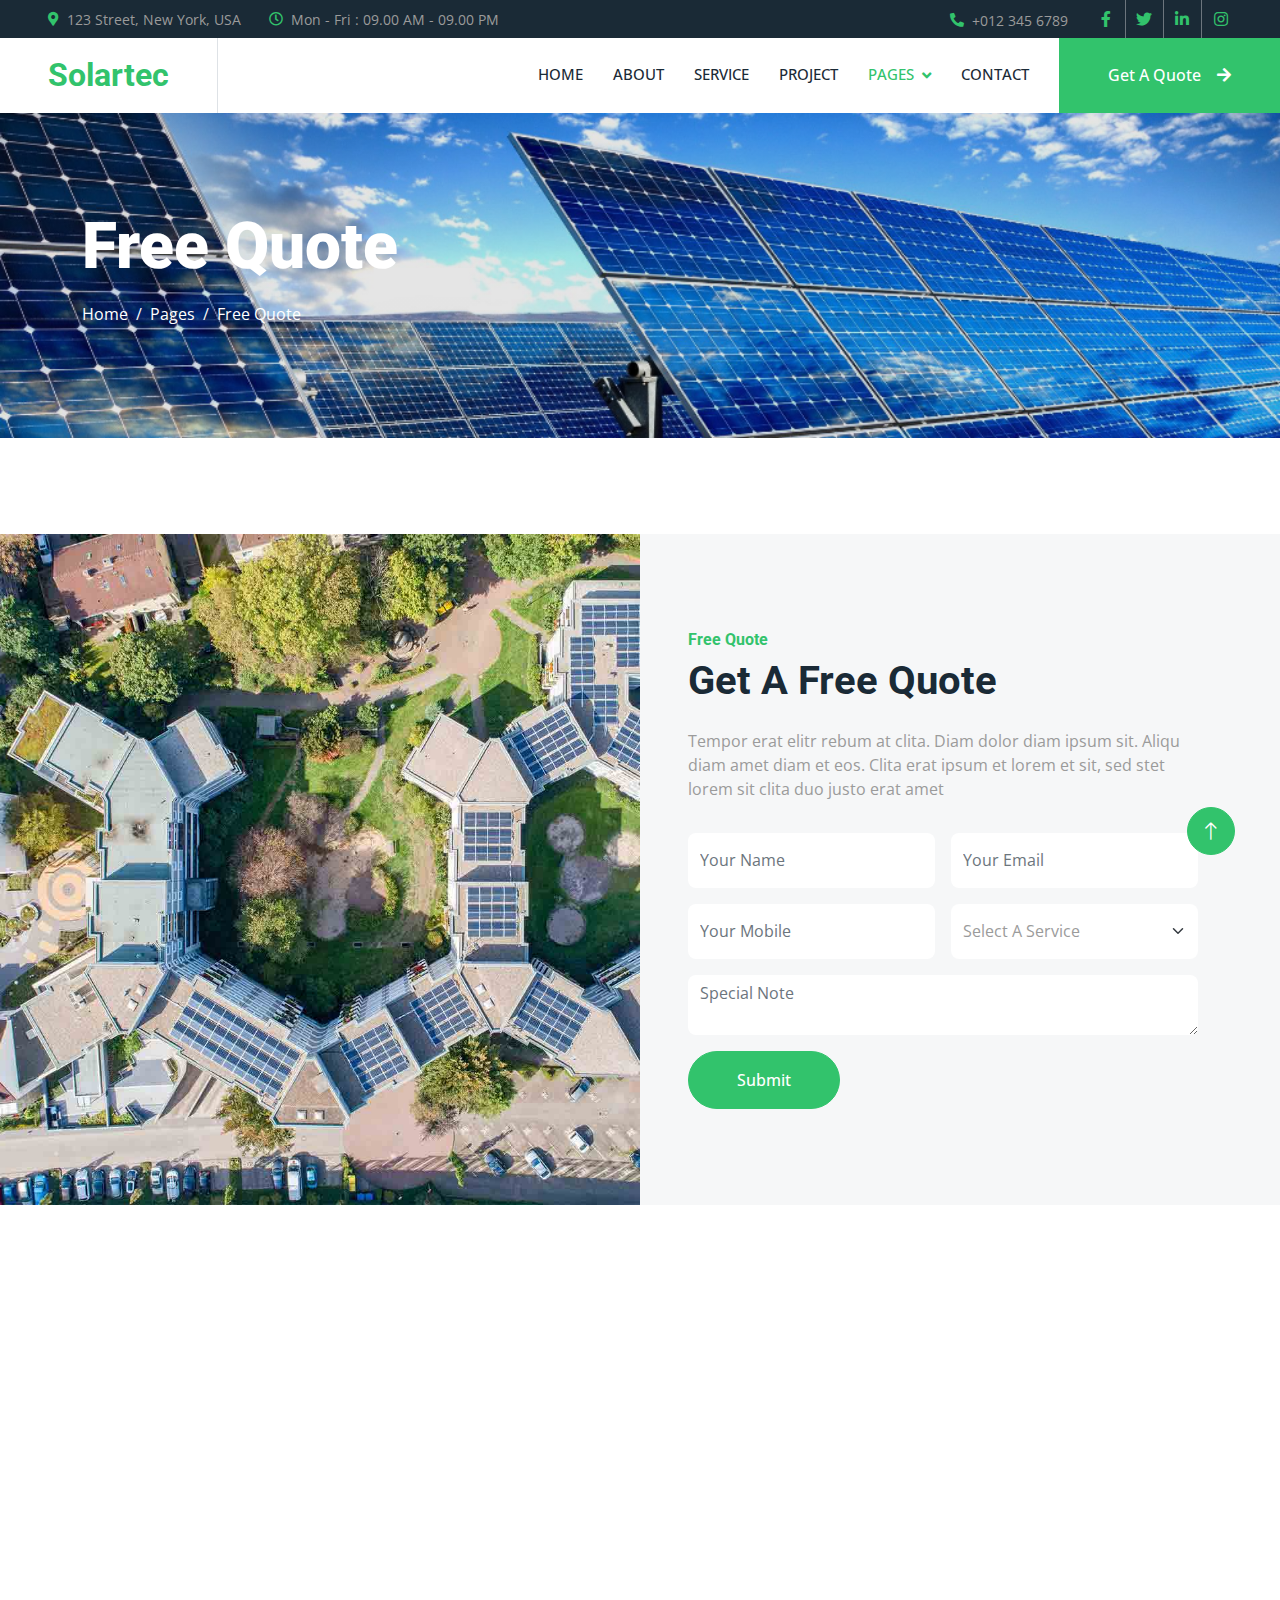
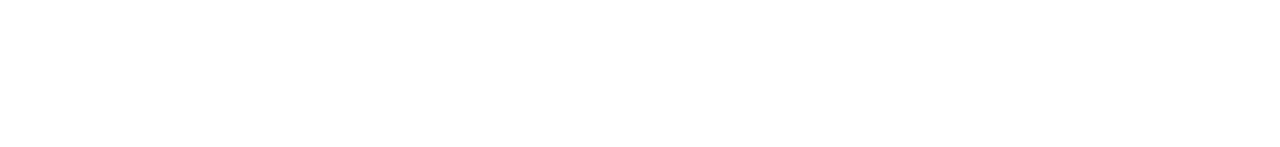
<file: quote.html>
<!DOCTYPE html>
<html lang="en">

<head>
    <meta charset="utf-8">
    <title>Solartec - Renewable Energy Website Template</title>
    <meta content="width=device-width, initial-scale=1.0" name="viewport">
    <meta content="" name="keywords">
    <meta content="" name="description">

    <!-- Favicon -->
    <link href="img/favicon.ico" rel="icon">
    <link href="img/logo.jpg" rel="icon">

    <!-- Google Web Fonts -->
    <link rel="preconnect" href="https://fonts.googleapis.com">
    <link rel="preconnect" href="https://fonts.gstatic.com" crossorigin>
    <link href="https://fonts.googleapis.com/css2?family=Open+Sans:wght@400;500&family=Roboto:wght@500;700;900&display=swap" rel="stylesheet"> 

    <!-- Icon Font Stylesheet -->
    <link href="https://cdnjs.cloudflare.com/ajax/libs/font-awesome/5.10.0/css/all.min.css" rel="stylesheet">
    <link href="https://cdn.jsdelivr.net/npm/bootstrap-icons@1.4.1/font/bootstrap-icons.css" rel="stylesheet">

    <!-- Libraries Stylesheet -->
    <link href="lib/animate/animate.min.css" rel="stylesheet">
    <link href="lib/owlcarousel/assets/owl.carousel.min.css" rel="stylesheet">
    <link href="lib/lightbox/css/lightbox.min.css" rel="stylesheet">

    <!-- Customized Bootstrap Stylesheet -->
    <link href="css/bootstrap.min.css" rel="stylesheet">

    <!-- Template Stylesheet -->
    <link href="css/style.css" rel="stylesheet">
</head>

<body>
    <!-- Spinner Start -->
    <div id="spinner" class="show bg-white position-fixed translate-middle w-100 vh-100 top-50 start-50 d-flex align-items-center justify-content-center">
        <div class="spinner-border text-primary" style="width: 3rem; height: 3rem;" role="status">
            <span class="sr-only">Loading...</span>
        </div>
    </div>
    <!-- Spinner End -->


    <!-- Topbar Start -->
    <div class="container-fluid bg-dark p-0">
        <div class="row gx-0 d-none d-lg-flex">
            <div class="col-lg-7 px-5 text-start">
                <div class="h-100 d-inline-flex align-items-center me-4">
                    <small class="fa fa-map-marker-alt text-primary me-2"></small>
                    <small>123 Street, New York, USA</small>
                </div>
                <div class="h-100 d-inline-flex align-items-center">
                    <small class="far fa-clock text-primary me-2"></small>
                    <small>Mon - Fri : 09.00 AM - 09.00 PM</small>
                </div>
            </div>
            <div class="col-lg-5 px-5 text-end">
                <div class="h-100 d-inline-flex align-items-center me-4">
                    <small class="fa fa-phone-alt text-primary me-2"></small>
                    <small>+012 345 6789</small>
                </div>
                <div class="h-100 d-inline-flex align-items-center mx-n2">
                    <a class="btn btn-square btn-link rounded-0 border-0 border-end border-secondary" href=""><i class="fab fa-facebook-f"></i></a>
                    <a class="btn btn-square btn-link rounded-0 border-0 border-end border-secondary" href=""><i class="fab fa-twitter"></i></a>
                    <a class="btn btn-square btn-link rounded-0 border-0 border-end border-secondary" href=""><i class="fab fa-linkedin-in"></i></a>
                    <a class="btn btn-square btn-link rounded-0" href=""><i class="fab fa-instagram"></i></a>
                </div>
            </div>
        </div>
    </div>
    <!-- Topbar End -->


    <!-- Navbar Start -->
    <nav class="navbar navbar-expand-lg bg-white navbar-light sticky-top p-0">
        <a href="index.html" class="navbar-brand d-flex align-items-center border-end px-4 px-lg-5">
            <h2 class="m-0 text-primary">Solartec</h2>
        </a>
        <button type="button" class="navbar-toggler me-4" data-bs-toggle="collapse" data-bs-target="#navbarCollapse">
            <span class="navbar-toggler-icon"></span>
        </button>
        <div class="collapse navbar-collapse" id="navbarCollapse">
            <div class="navbar-nav ms-auto p-4 p-lg-0">
                <a href="index.html" class="nav-item nav-link">Home</a>
                <a href="about.html" class="nav-item nav-link">About</a>
                <a href="service.html" class="nav-item nav-link">Service</a>
                <a href="project.html" class="nav-item nav-link">Project</a>
                <div class="nav-item dropdown">
                    <a href="#" class="nav-link dropdown-toggle active" data-bs-toggle="dropdown">Pages</a>
                    <div class="dropdown-menu bg-light m-0">
                        <a href="feature.html" class="dropdown-item">Feature</a>
                        <a href="quote.html" class="dropdown-item active">Free Quote</a>
                        <a href="team.html" class="dropdown-item">Our Team</a>
                        <a href="testimonial.html" class="dropdown-item">Testimonial</a>
                        <a href="404.html" class="dropdown-item">404 Page</a>
                    </div>
                </div>
                <a href="contact.html" class="nav-item nav-link">Contact</a>
            </div>
            <a href="" class="btn btn-primary rounded-0 py-4 px-lg-5 d-none d-lg-block">Get A Quote<i class="fa fa-arrow-right ms-3"></i></a>
        </div>
    </nav>
    <!-- Navbar End -->


    <!-- Page Header Start -->
    <div class="container-fluid page-header py-5 mb-5">
        <div class="container py-5">
            <h1 class="display-3 text-white mb-3 animated slideInDown">Free Quote</h1>
            <nav aria-label="breadcrumb animated slideInDown">
                <ol class="breadcrumb">
                    <li class="breadcrumb-item"><a class="text-white" href="#">Home</a></li>
                    <li class="breadcrumb-item"><a class="text-white" href="#">Pages</a></li>
                    <li class="breadcrumb-item text-white active" aria-current="page">Free Quote</li>
                </ol>
            </nav>
        </div>
    </div>
    <!-- Page Header End -->


    <!-- Quote Start -->
    <div class="container-fluid bg-light overflow-hidden px-lg-0" style="margin: 6rem 0;">
        <div class="container quote px-lg-0">
            <div class="row g-0 mx-lg-0">
                <div class="col-lg-6 ps-lg-0 wow fadeIn" data-wow-delay="0.1s" style="min-height: 400px;">
                    <div class="position-relative h-100">
                        <img class="position-absolute img-fluid w-100 h-100" src="img/quote.jpg" style="object-fit: cover;" alt="">
                    </div>
                </div>
                <div class="col-lg-6 quote-text py-5 wow fadeIn" data-wow-delay="0.5s">
                    <div class="p-lg-5 pe-lg-0">
                        <h6 class="text-primary">Free Quote</h6>
                        <h1 class="mb-4">Get A Free Quote</h1>
                        <p class="mb-4 pb-2">Tempor erat elitr rebum at clita. Diam dolor diam ipsum sit. Aliqu diam amet diam et eos. Clita erat ipsum et lorem et sit, sed stet lorem sit clita duo justo erat amet</p>
                        <form onsubmit="changeButtonText(event, this.querySelector('button'))">
                            <div class="row g-3">
                                <div class="col-12 col-sm-6">
                                    <input type="text" class="form-control border-0" placeholder="Your Name" style="height: 55px;">
                                </div>
                                <div class="col-12 col-sm-6">
                                    <input type="email" class="form-control border-0" placeholder="Your Email" style="height: 55px;">
                                </div>
                                <div class="col-12 col-sm-6">
                                    <input type="text" class="form-control border-0" placeholder="Your Mobile" style="height: 55px;">
                                </div>
                                <div class="col-12 col-sm-6">
                                    <select class="form-select border-0" style="height: 55px;">
                                        <option selected>Select A Service</option>
                                        <option value="1">Service 1</option>
                                        <option value="2">Service 2</option>
                                        <option value="3">Service 3</option>
                                    </select>
                                </div>
                                <div class="col-12">
                                    <textarea class="form-control border-0" placeholder="Special Note"></textarea>
                                </div>
                                <div class="col-12">
                                    <button class="btn btn-primary rounded-pill py-3 px-5" type="submit">Submit</button>
                                </div>
                            </div>
                        </form>
                    </div>
                </div>
            </div>
        </div>
    </div>
    <!-- Quote End -->
        

    <!-- Footer Start -->
    <div class="container-fluid bg-dark text-body footer mt-5 pt-5 wow fadeIn" data-wow-delay="0.1s">
        <div class="container py-5">
            <div class="row g-5">
                <div class="col-lg-3 col-md-6">
                    <h5 class="text-white mb-4">Address</h5>
                    <p class="mb-2"><i class="fa fa-map-marker-alt me-3"></i>123 Street, New York, USA</p>
                    <p class="mb-2"><i class="fa fa-phone-alt me-3"></i>+012 345 67890</p>
                    <p class="mb-2"><i class="fa fa-envelope me-3"></i>info@example.com</p>
                    <div class="d-flex pt-2">
                        <a class="btn btn-square btn-outline-light btn-social" href=""><i class="fab fa-twitter"></i></a>
                        <a class="btn btn-square btn-outline-light btn-social" href=""><i class="fab fa-facebook-f"></i></a>
                        <a class="btn btn-square btn-outline-light btn-social" href=""><i class="fab fa-youtube"></i></a>
                        <a class="btn btn-square btn-outline-light btn-social" href=""><i class="fab fa-linkedin-in"></i></a>
                    </div>
                </div>
                <div class="col-lg-3 col-md-6">
                    <h5 class="text-white mb-4">Quick Links</h5>
                    <a class="btn btn-link" href="">About Us</a>
                    <a class="btn btn-link" href="">Contact Us</a>
                    <a class="btn btn-link" href="">Our Services</a>
                    <a class="btn btn-link" href="">Terms & Condition</a>
                    <a class="btn btn-link" href="">Support</a>
                </div>
                <div class="col-lg-3 col-md-6">
                    <h5 class="text-white mb-4">Project Gallery</h5>
                    <div class="row g-2">
                        <div class="col-4">
                            <img class="img-fluid rounded" src="img/gallery-1.jpg" alt="">
                        </div>
                        <div class="col-4">
                            <img class="img-fluid rounded" src="img/gallery-2.jpg" alt="">
                        </div>
                        <div class="col-4">
                            <img class="img-fluid rounded" src="img/gallery-3.jpg" alt="">
                        </div>
                        <div class="col-4">
                            <img class="img-fluid rounded" src="img/gallery-4.jpg" alt="">
                        </div>
                        <div class="col-4">
                            <img class="img-fluid rounded" src="img/gallery-5.jpg" alt="">
                        </div>
                        <div class="col-4">
                            <img class="img-fluid rounded" src="img/gallery-6.jpg" alt="">
                        </div>
                    </div>
                </div>
                <div class="col-lg-3 col-md-6">
                    <h5 class="text-white mb-4">Newsletter</h5>
                    <p>Dolor amet sit justo amet elitr clita ipsum elitr est.</p>
                    <div class="position-relative mx-auto" style="max-width: 400px;">
                        <input class="form-control border-0 w-100 py-3 ps-4 pe-5" type="text" placeholder="Your email">
                        <button type="button" class="btn btn-primary py-2 position-absolute top-0 end-0 mt-2 me-2">SignUp</button>
                    </div>
                </div>
            </div>
        </div>
        <div class="container">
            <div class="copyright">
                <div class="row">
                    <div class="col-md-6 text-center text-md-start mb-3 mb-md-0">
                        &copy; <a href="#">Your Site Name</a>, All Right Reserved.
                    </div>
                    <div class="col-md-6 text-center text-md-end">
                        <!--/*** This template is free as long as you keep the footer author’s credit link/attribution link/backlink. If you'd like to use the template without the footer author’s credit link/attribution link/backlink, you can purchase the Credit Removal License from "https://htmlcodex.com/credit-removal". Thank you for your support. ***/-->
                        Designed By <a href="https://htmlcodex.com">HTML Codex</a>
                        <br>Distributed By: <a href="https://themewagon.com" target="_blank">ThemeWagon</a>
                    </div>
                </div>
            </div>
        </div>
    </div>
    <!-- Footer End -->

    <!-- Back to Top -->
    <a href="#" class="btn btn-lg btn-primary btn-lg-square rounded-circle back-to-top"><i class="bi bi-arrow-up"></i></a>


    <!-- JavaScript Libraries -->
    <script src="https://code.jquery.com/jquery-3.4.1.min.js"></script>
    <script src="https://cdn.jsdelivr.net/npm/bootstrap@5.0.0/dist/js/bootstrap.bundle.min.js"></script>
    <script src="lib/wow/wow.min.js"></script>
    <script src="lib/easing/easing.min.js"></script>
    <script src="lib/waypoints/waypoints.min.js"></script>
    <script src="lib/counterup/counterup.min.js"></script>
    <script src="lib/owlcarousel/owl.carousel.min.js"></script>
    <script src="lib/isotope/isotope.pkgd.min.js"></script>
    <script src="lib/lightbox/js/lightbox.min.js"></script>

    <!-- Template Javascript -->
    <script src="js/main.js"></script>
</body>

</html>
</file>
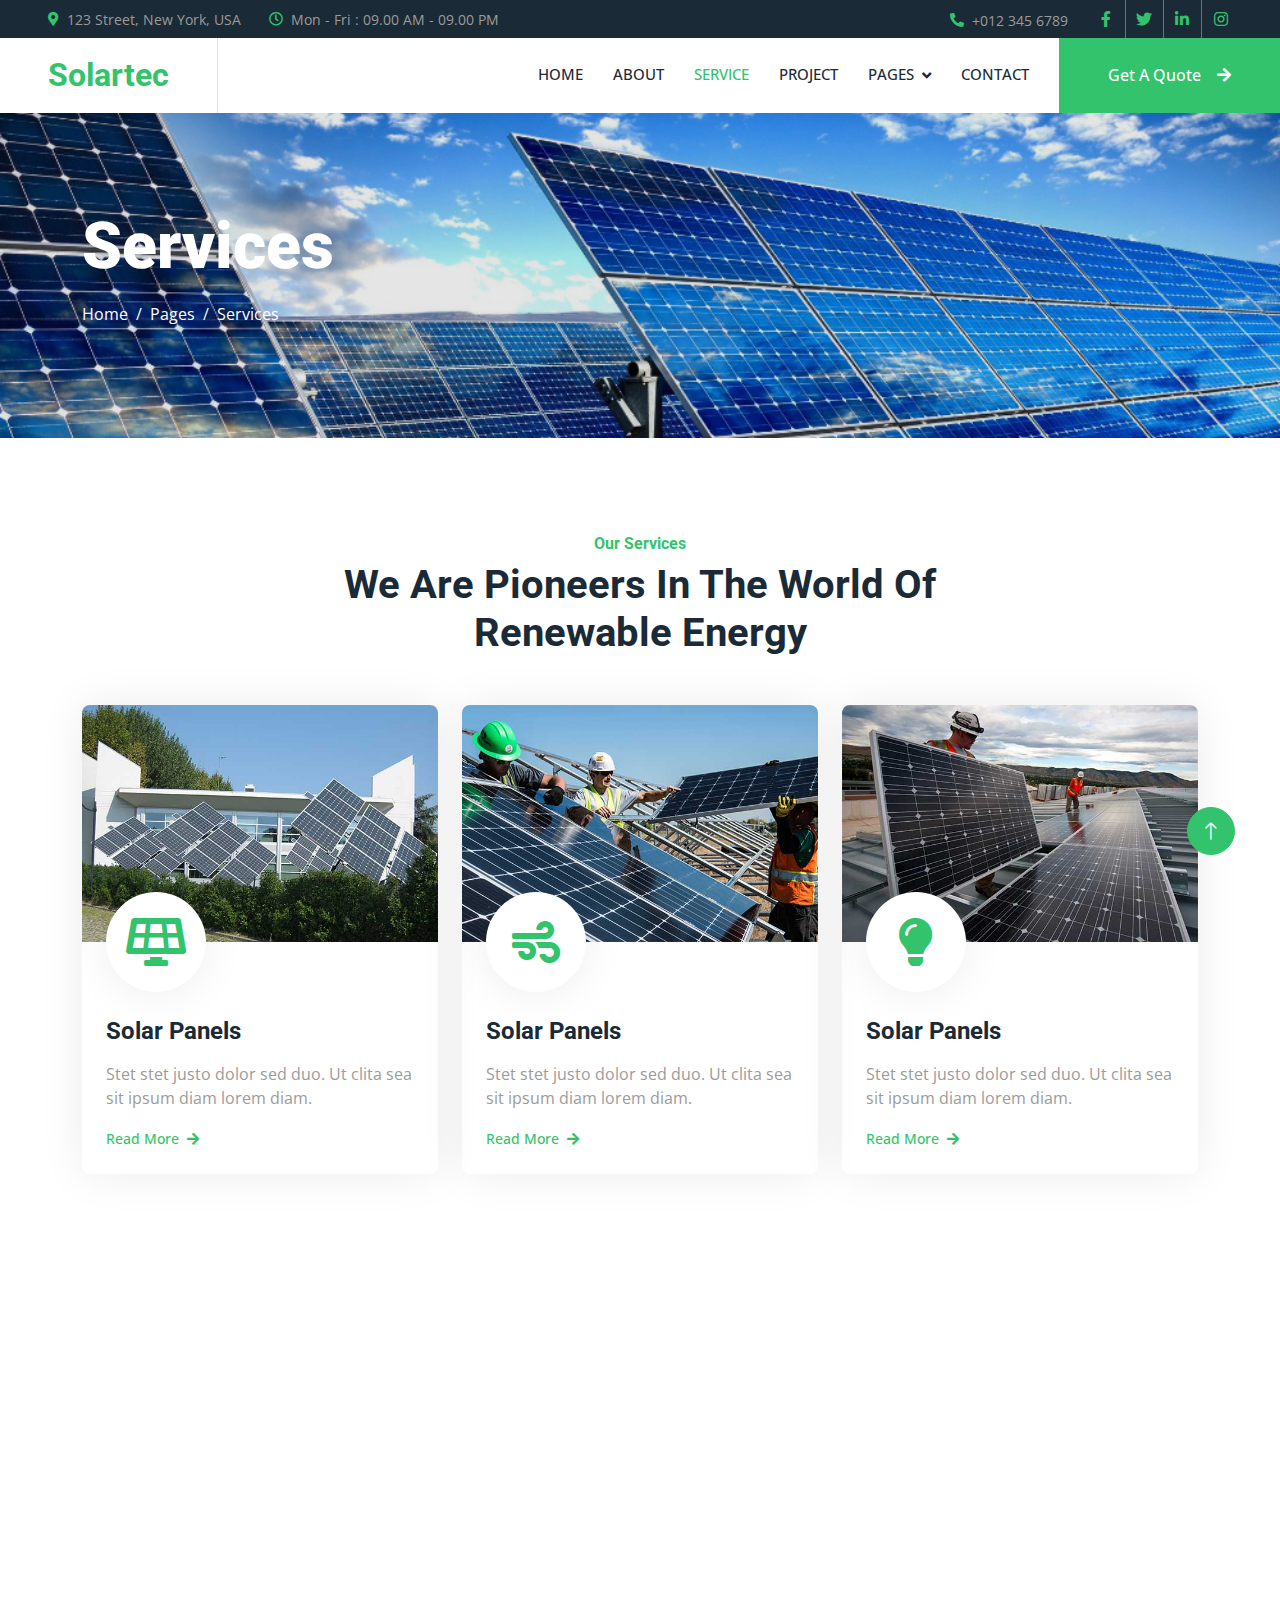
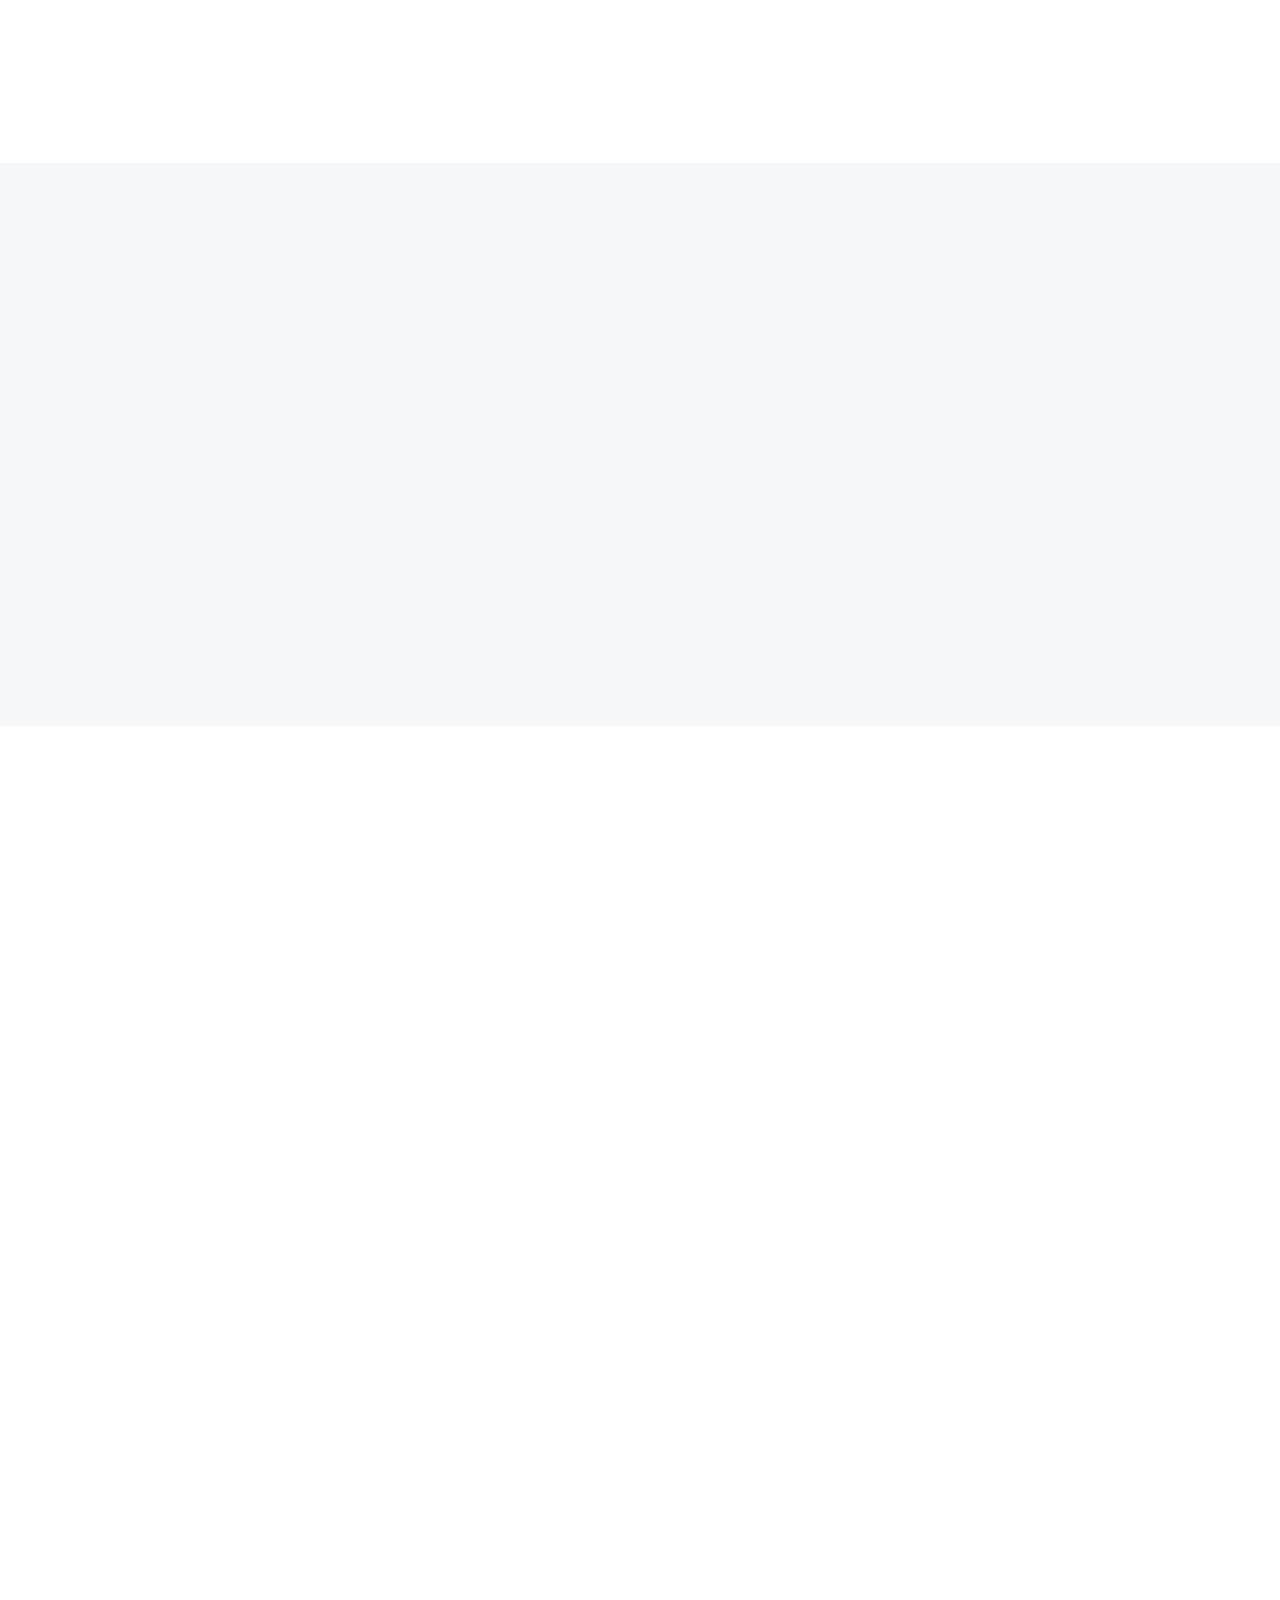
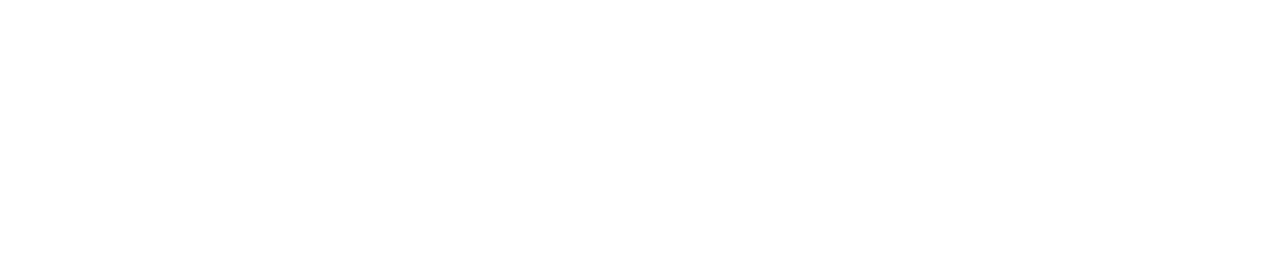
<file: service.html>
<!DOCTYPE html>
<html lang="en">

<head>
    <meta charset="utf-8">
    <title>Solartec - Renewable Energy Website Template</title>
    <meta content="width=device-width, initial-scale=1.0" name="viewport">
    <meta content="" name="keywords">
    <meta content="" name="description">

    <!-- Favicon -->
    <link href="img/favicon.ico" rel="icon">
    <link href="img/logo.jpg" rel="icon">
    <!-- Google Web Fonts -->
    <link rel="preconnect" href="https://fonts.googleapis.com">
    <link rel="preconnect" href="https://fonts.gstatic.com" crossorigin>
    <link href="https://fonts.googleapis.com/css2?family=Open+Sans:wght@400;500&family=Roboto:wght@500;700;900&display=swap" rel="stylesheet"> 

    <!-- Icon Font Stylesheet -->
    <link href="https://cdnjs.cloudflare.com/ajax/libs/font-awesome/5.10.0/css/all.min.css" rel="stylesheet">
    <link href="https://cdn.jsdelivr.net/npm/bootstrap-icons@1.4.1/font/bootstrap-icons.css" rel="stylesheet">

    <!-- Libraries Stylesheet -->
    <link href="lib/animate/animate.min.css" rel="stylesheet">
    <link href="lib/owlcarousel/assets/owl.carousel.min.css" rel="stylesheet">
    <link href="lib/lightbox/css/lightbox.min.css" rel="stylesheet">

    <!-- Customized Bootstrap Stylesheet -->
    <link href="css/bootstrap.min.css" rel="stylesheet">

    <!-- Template Stylesheet -->
    <link href="css/style.css" rel="stylesheet">
</head>

<body>
    <!-- Spinner Start -->
    <div id="spinner" class="show bg-white position-fixed translate-middle w-100 vh-100 top-50 start-50 d-flex align-items-center justify-content-center">
        <div class="spinner-border text-primary" style="width: 3rem; height: 3rem;" role="status">
            <span class="sr-only">Loading...</span>
        </div>
    </div>
    <!-- Spinner End -->


    <!-- Topbar Start -->
    <div class="container-fluid bg-dark p-0">
        <div class="row gx-0 d-none d-lg-flex">
            <div class="col-lg-7 px-5 text-start">
                <div class="h-100 d-inline-flex align-items-center me-4">
                    <small class="fa fa-map-marker-alt text-primary me-2"></small>
                    <small>123 Street, New York, USA</small>
                </div>
                <div class="h-100 d-inline-flex align-items-center">
                    <small class="far fa-clock text-primary me-2"></small>
                    <small>Mon - Fri : 09.00 AM - 09.00 PM</small>
                </div>
            </div>
            <div class="col-lg-5 px-5 text-end">
                <div class="h-100 d-inline-flex align-items-center me-4">
                    <small class="fa fa-phone-alt text-primary me-2"></small>
                    <small>+012 345 6789</small>
                </div>
                <div class="h-100 d-inline-flex align-items-center mx-n2">
                    <a class="btn btn-square btn-link rounded-0 border-0 border-end border-secondary" href=""><i class="fab fa-facebook-f"></i></a>
                    <a class="btn btn-square btn-link rounded-0 border-0 border-end border-secondary" href=""><i class="fab fa-twitter"></i></a>
                    <a class="btn btn-square btn-link rounded-0 border-0 border-end border-secondary" href=""><i class="fab fa-linkedin-in"></i></a>
                    <a class="btn btn-square btn-link rounded-0" href=""><i class="fab fa-instagram"></i></a>
                </div>
            </div>
        </div>
    </div>
    <!-- Topbar End -->


    <!-- Navbar Start -->
    <nav class="navbar navbar-expand-lg bg-white navbar-light sticky-top p-0">
        <a href="index.html" class="navbar-brand d-flex align-items-center border-end px-4 px-lg-5">
            <h2 class="m-0 text-primary">Solartec</h2>
        </a>
        <button type="button" class="navbar-toggler me-4" data-bs-toggle="collapse" data-bs-target="#navbarCollapse">
            <span class="navbar-toggler-icon"></span>
        </button>
        <div class="collapse navbar-collapse" id="navbarCollapse">
            <div class="navbar-nav ms-auto p-4 p-lg-0">
                <a href="index.html" class="nav-item nav-link">Home</a>
                <a href="about.html" class="nav-item nav-link">About</a>
                <a href="service.html" class="nav-item nav-link active">Service</a>
                <a href="project.html" class="nav-item nav-link">Project</a>
                <div class="nav-item dropdown">
                    <a href="#" class="nav-link dropdown-toggle" data-bs-toggle="dropdown">Pages</a>
                    <div class="dropdown-menu bg-light m-0">
                        <a href="feature.html" class="dropdown-item">Feature</a>
                        <a href="quote.html" class="dropdown-item">Free Quote</a>
                        <a href="team.html" class="dropdown-item">Our Team</a>
                        <a href="testimonial.html" class="dropdown-item">Testimonial</a>
                        <a href="404.html" class="dropdown-item">404 Page</a>
                    </div>
                </div>
                <a href="contact.html" class="nav-item nav-link">Contact</a>
            </div>
            <a href="" class="btn btn-primary rounded-0 py-4 px-lg-5 d-none d-lg-block">Get A Quote<i class="fa fa-arrow-right ms-3"></i></a>
        </div>
    </nav>
    <!-- Navbar End -->


    <!-- Page Header Start -->
    <div class="container-fluid page-header py-5 mb-5">
        <div class="container py-5">
            <h1 class="display-3 text-white mb-3 animated slideInDown">Services</h1>
            <nav aria-label="breadcrumb animated slideInDown">
                <ol class="breadcrumb">
                    <li class="breadcrumb-item"><a class="text-white" href="#">Home</a></li>
                    <li class="breadcrumb-item"><a class="text-white" href="#">Pages</a></li>
                    <li class="breadcrumb-item text-white active" aria-current="page">Services</li>
                </ol>
            </nav>
        </div>
    </div>
    <!-- Page Header End -->


    <!-- Service Start -->
    <div class="container-xxl py-5">
        <div class="container">
            <div class="text-center mx-auto mb-5 wow fadeInUp" data-wow-delay="0.1s" style="max-width: 600px;">
                <h6 class="text-primary">Our Services</h6>
                <h1 class="mb-4">We Are Pioneers In The World Of Renewable Energy</h1>
            </div>
            <div class="row g-4">
                <div class="col-md-6 col-lg-4 wow fadeInUp" data-wow-delay="0.1s">
                    <div class="service-item rounded overflow-hidden">
                        <img class="img-fluid" src="img/img-600x400-1.jpg" alt="">
                        <div class="position-relative p-4 pt-0">
                            <div class="service-icon">
                                <i class="fa fa-solar-panel fa-3x"></i>
                            </div>
                            <h4 class="mb-3">Solar Panels</h4>
                            <p>Stet stet justo dolor sed duo. Ut clita sea sit ipsum diam lorem diam.</p>
                            <a class="small fw-medium" href="">Read More<i class="fa fa-arrow-right ms-2"></i></a>
                        </div>
                    </div>
                </div>
                <div class="col-md-6 col-lg-4 wow fadeInUp" data-wow-delay="0.3s">
                    <div class="service-item rounded overflow-hidden">
                        <img class="img-fluid" src="img/img-600x400-4.jpg" alt="">
                        <div class="position-relative p-4 pt-0">
                            <div class="service-icon">
                                <i class="fa fa-wind fa-3x"></i>
                            </div>
                            <h4 class="mb-3">Solar Panels</h4>
                            <p>Stet stet justo dolor sed duo. Ut clita sea sit ipsum diam lorem diam.</p>
                            <a class="small fw-medium" href="">Read More<i class="fa fa-arrow-right ms-2"></i></a>
                        </div>
                    </div>
                </div>
                <div class="col-md-6 col-lg-4 wow fadeInUp" data-wow-delay="0.5s">
                    <div class="service-item rounded overflow-hidden">
                        <img class="img-fluid" src="img/img-600x400-3.jpg" alt="">
                        <div class="position-relative p-4 pt-0">
                            <div class="service-icon">
                                <i class="fa fa-lightbulb fa-3x"></i>
                            </div>
                            <h4 class="mb-3">Solar Panels</h4>
                            <p>Stet stet justo dolor sed duo. Ut clita sea sit ipsum diam lorem diam.</p>
                            <a class="small fw-medium" href="">Read More<i class="fa fa-arrow-right ms-2"></i></a>
                        </div>
                    </div>
                </div>
                <div class="col-md-6 col-lg-4 wow fadeInUp" data-wow-delay="0.1s">
                    <div class="service-item rounded overflow-hidden">
                        <img class="img-fluid" src="img/img-600x400-4.jpg" alt="">
                        <div class="position-relative p-4 pt-0">
                            <div class="service-icon">
                                <i class="fa fa-solar-panel fa-3x"></i>
                            </div>
                            <h4 class="mb-3">Solar Panels</h4>
                            <p>Stet stet justo dolor sed duo. Ut clita sea sit ipsum diam lorem diam.</p>
                            <a class="small fw-medium" href="">Read More<i class="fa fa-arrow-right ms-2"></i></a>
                        </div>
                    </div>
                </div>
                <div class="col-md-6 col-lg-4 wow fadeInUp" data-wow-delay="0.3s">
                    <div class="service-item rounded overflow-hidden">
                        <img class="img-fluid" src="img/img-600x400-5.jpg" alt="">
                        <div class="position-relative p-4 pt-0">
                            <div class="service-icon">
                                <i class="fa fa-wind fa-3x"></i>
                            </div>
                            <h4 class="mb-3">Solar Panels</h4>
                            <p>Stet stet justo dolor sed duo. Ut clita sea sit ipsum diam lorem diam.</p>
                            <a class="small fw-medium" href="">Read More<i class="fa fa-arrow-right ms-2"></i></a>
                        </div>
                    </div>
                </div>
                <div class="col-md-6 col-lg-4 wow fadeInUp" data-wow-delay="0.5s">
                    <div class="service-item rounded overflow-hidden">
                        <img class="img-fluid" src="img/img-600x400-6.jpg" alt="">
                        <div class="position-relative p-4 pt-0">
                            <div class="service-icon">
                                <i class="fa fa-lightbulb fa-3x"></i>
                            </div>
                            <h4 class="mb-3">Solar Panels</h4>
                            <p>Stet stet justo dolor sed duo. Ut clita sea sit ipsum diam lorem diam.</p>
                            <a class="small fw-medium" href="">Read More<i class="fa fa-arrow-right ms-2"></i></a>
                        </div>
                    </div>
                </div>
            </div>
        </div>
    </div>
    <!-- Service End -->


    <!-- Feature Start -->
    <div class="container-fluid bg-light overflow-hidden my-5 px-lg-0">
        <div class="container feature px-lg-0">
            <div class="row g-0 mx-lg-0">
                <div class="col-lg-6 feature-text py-5 wow fadeIn" data-wow-delay="0.1s">
                    <div class="p-lg-5 ps-lg-0">
                        <h6 class="text-primary">Why Choose Us!</h6>
                        <h1 class="mb-4">Complete Commercial & Residential Solar Systems</h1>
                        <p class="mb-4 pb-2">Tempor erat elitr rebum at clita. Diam dolor diam ipsum sit. Aliqu diam amet diam et eos. Clita erat ipsum et lorem et sit, sed stet lorem sit clita duo justo erat amet</p>
                        <div class="row g-4">
                            <div class="col-6">
                                <div class="d-flex align-items-center">
                                    <div class="btn-lg-square bg-primary rounded-circle">
                                        <i class="fa fa-check text-white"></i>
                                    </div>
                                    <div class="ms-4">
                                        <p class="mb-0">Quality</p>
                                        <h5 class="mb-0">Services</h5>
                                    </div>
                                </div>
                            </div>
                            <div class="col-6">
                                <div class="d-flex align-items-center">
                                    <div class="btn-lg-square bg-primary rounded-circle">
                                        <i class="fa fa-user-check text-white"></i>
                                    </div>
                                    <div class="ms-4">
                                        <p class="mb-0">Expert</p>
                                        <h5 class="mb-0">Workers</h5>
                                    </div>
                                </div>
                            </div>
                            <div class="col-6">
                                <div class="d-flex align-items-center">
                                    <div class="btn-lg-square bg-primary rounded-circle">
                                        <i class="fa fa-drafting-compass text-white"></i>
                                    </div>
                                    <div class="ms-4">
                                        <p class="mb-0">Free</p>
                                        <h5 class="mb-0">Consultation</h5>
                                    </div>
                                </div>
                            </div>
                            <div class="col-6">
                                <div class="d-flex align-items-center">
                                    <div class="btn-lg-square bg-primary rounded-circle">
                                        <i class="fa fa-headphones text-white"></i>
                                    </div>
                                    <div class="ms-4">
                                        <p class="mb-0">Customer</p>
                                        <h5 class="mb-0">Support</h5>
                                    </div>
                                </div>
                            </div>
                        </div>
                    </div>
                </div>
                <div class="col-lg-6 pe-lg-0 wow fadeIn" data-wow-delay="0.5s" style="min-height: 400px;">
                    <div class="position-relative h-100">
                        <img class="position-absolute img-fluid w-100 h-100" src="img/feature.jpg" style="object-fit: cover;" alt="">
                    </div>
                </div>
            </div>
        </div>
    </div>
    <!-- Feature End -->


    <!-- Testimonial Start -->
    <div class="container-xxl py-5">
        <div class="container">
            <div class="text-center mx-auto mb-5 wow fadeInUp" data-wow-delay="0.1s" style="max-width: 600px;">
                <h6 class="text-primary">Testimonial</h6>
                <h1 class="mb-4">What Our Clients Say!</h1>
            </div>
            <div class="owl-carousel testimonial-carousel wow fadeInUp" data-wow-delay="0.1s">
                <div class="testimonial-item text-center">
                    <div class="testimonial-img position-relative">
                        <img class="img-fluid rounded-circle mx-auto mb-5" src="img/testimonial-1.jpg">
                        <div class="btn-square bg-primary rounded-circle">
                            <i class="fa fa-quote-left text-white"></i>
                        </div>
                    </div>
                    <div class="testimonial-text text-center rounded p-4">
                        <p>Clita clita tempor justo dolor ipsum amet kasd amet duo justo duo duo labore sed sed. Magna ut diam sit et amet stet eos sed clita erat magna elitr erat sit sit erat at rebum justo sea clita.</p>
                        <h5 class="mb-1">Client Name</h5>
                        <span class="fst-italic">Profession</span>
                    </div>
                </div>
                <div class="testimonial-item text-center">
                    <div class="testimonial-img position-relative">
                        <img class="img-fluid rounded-circle mx-auto mb-5" src="img/testimonial-2.jpg">
                        <div class="btn-square bg-primary rounded-circle">
                            <i class="fa fa-quote-left text-white"></i>
                        </div>
                    </div>
                    <div class="testimonial-text text-center rounded p-4">
                        <p>Clita clita tempor justo dolor ipsum amet kasd amet duo justo duo duo labore sed sed. Magna ut diam sit et amet stet eos sed clita erat magna elitr erat sit sit erat at rebum justo sea clita.</p>
                        <h5 class="mb-1">Client Name</h5>
                        <span class="fst-italic">Profession</span>
                    </div>
                </div>
                <div class="testimonial-item text-center">
                    <div class="testimonial-img position-relative">
                        <img class="img-fluid rounded-circle mx-auto mb-5" src="img/testimonial-3.jpg">
                        <div class="btn-square bg-primary rounded-circle">
                            <i class="fa fa-quote-left text-white"></i>
                        </div>
                    </div>
                    <div class="testimonial-text text-center rounded p-4">
                        <p>Clita clita tempor justo dolor ipsum amet kasd amet duo justo duo duo labore sed sed. Magna ut diam sit et amet stet eos sed clita erat magna elitr erat sit sit erat at rebum justo sea clita.</p>
                        <h5 class="mb-1">Client Name</h5>
                        <span class="fst-italic">Profession</span>
                    </div>
                </div>
            </div>
        </div>
    </div>
    <!-- Testimonial End -->
        

    <!-- Footer Start -->
    <div class="container-fluid bg-dark text-body footer mt-5 pt-5 wow fadeIn" data-wow-delay="0.1s">
        <div class="container py-5">
            <div class="row g-5">
                <div class="col-lg-3 col-md-6">
                    <h5 class="text-white mb-4">Address</h5>
                    <p class="mb-2"><i class="fa fa-map-marker-alt me-3"></i>123 Street, New York, USA</p>
                    <p class="mb-2"><i class="fa fa-phone-alt me-3"></i>+012 345 67890</p>
                    <p class="mb-2"><i class="fa fa-envelope me-3"></i>info@example.com</p>
                    <div class="d-flex pt-2">
                        <a class="btn btn-square btn-outline-light btn-social" href=""><i class="fab fa-twitter"></i></a>
                        <a class="btn btn-square btn-outline-light btn-social" href=""><i class="fab fa-facebook-f"></i></a>
                        <a class="btn btn-square btn-outline-light btn-social" href=""><i class="fab fa-youtube"></i></a>
                        <a class="btn btn-square btn-outline-light btn-social" href=""><i class="fab fa-linkedin-in"></i></a>
                    </div>
                </div>
                <div class="col-lg-3 col-md-6">
                    <h5 class="text-white mb-4">Quick Links</h5>
                    <a class="btn btn-link" href="">About Us</a>
                    <a class="btn btn-link" href="">Contact Us</a>
                    <a class="btn btn-link" href="">Our Services</a>
                    <a class="btn btn-link" href="">Terms & Condition</a>
                    <a class="btn btn-link" href="">Support</a>
                </div>
                <div class="col-lg-3 col-md-6">
                    <h5 class="text-white mb-4">Project Gallery</h5>
                    <div class="row g-2">
                        <div class="col-4">
                            <img class="img-fluid rounded" src="img/gallery-1.jpg" alt="">
                        </div>
                        <div class="col-4">
                            <img class="img-fluid rounded" src="img/gallery-2.jpg" alt="">
                        </div>
                        <div class="col-4">
                            <img class="img-fluid rounded" src="img/gallery-3.jpg" alt="">
                        </div>
                        <div class="col-4">
                            <img class="img-fluid rounded" src="img/gallery-4.jpg" alt="">
                        </div>
                        <div class="col-4">
                            <img class="img-fluid rounded" src="img/gallery-5.jpg" alt="">
                        </div>
                        <div class="col-4">
                            <img class="img-fluid rounded" src="img/gallery-6.jpg" alt="">
                        </div>
                    </div>
                </div>
                <div class="col-lg-3 col-md-6">
                    <h5 class="text-white mb-4">Newsletter</h5>
                    <p>Dolor amet sit justo amet elitr clita ipsum elitr est.</p>
                    <div class="position-relative mx-auto" style="max-width: 400px;">
                        <input class="form-control border-0 w-100 py-3 ps-4 pe-5" type="text" placeholder="Your email">
                        <button type="button" class="btn btn-primary py-2 position-absolute top-0 end-0 mt-2 me-2">SignUp</button>
                    </div>
                </div>
            </div>
        </div>
        <div class="container">
            <div class="copyright">
                <div class="row">
                    <div class="col-md-6 text-center text-md-start mb-3 mb-md-0">
                        &copy; <a href="#">Your Site Name</a>, All Right Reserved.
                    </div>
                    <div class="col-md-6 text-center text-md-end">
                        <!--/*** This template is free as long as you keep the footer author’s credit link/attribution link/backlink. If you'd like to use the template without the footer author’s credit link/attribution link/backlink, you can purchase the Credit Removal License from "https://htmlcodex.com/credit-removal". Thank you for your support. ***/-->
                        Designed By <a href="https://htmlcodex.com">HTML Codex</a>
                        <br>Distributed By <a href="https://themewagon.com" target="_blank">ThemeWagon</a>
                    </div>
                </div>
            </div>
        </div>
    </div>
    <!-- Footer End -->


    <!-- Back to Top -->
    <a href="#" class="btn btn-lg btn-primary btn-lg-square rounded-circle back-to-top"><i class="bi bi-arrow-up"></i></a>


    <!-- JavaScript Libraries -->
    <script src="https://code.jquery.com/jquery-3.4.1.min.js"></script>
    <script src="https://cdn.jsdelivr.net/npm/bootstrap@5.0.0/dist/js/bootstrap.bundle.min.js"></script>
    <script src="lib/wow/wow.min.js"></script>
    <script src="lib/easing/easing.min.js"></script>
    <script src="lib/waypoints/waypoints.min.js"></script>
    <script src="lib/counterup/counterup.min.js"></script>
    <script src="lib/owlcarousel/owl.carousel.min.js"></script>
    <script src="lib/isotope/isotope.pkgd.min.js"></script>
    <script src="lib/lightbox/js/lightbox.min.js"></script>

    <!-- Template Javascript -->
    <script src="js/main.js"></script>
</body>

</html>
</file>
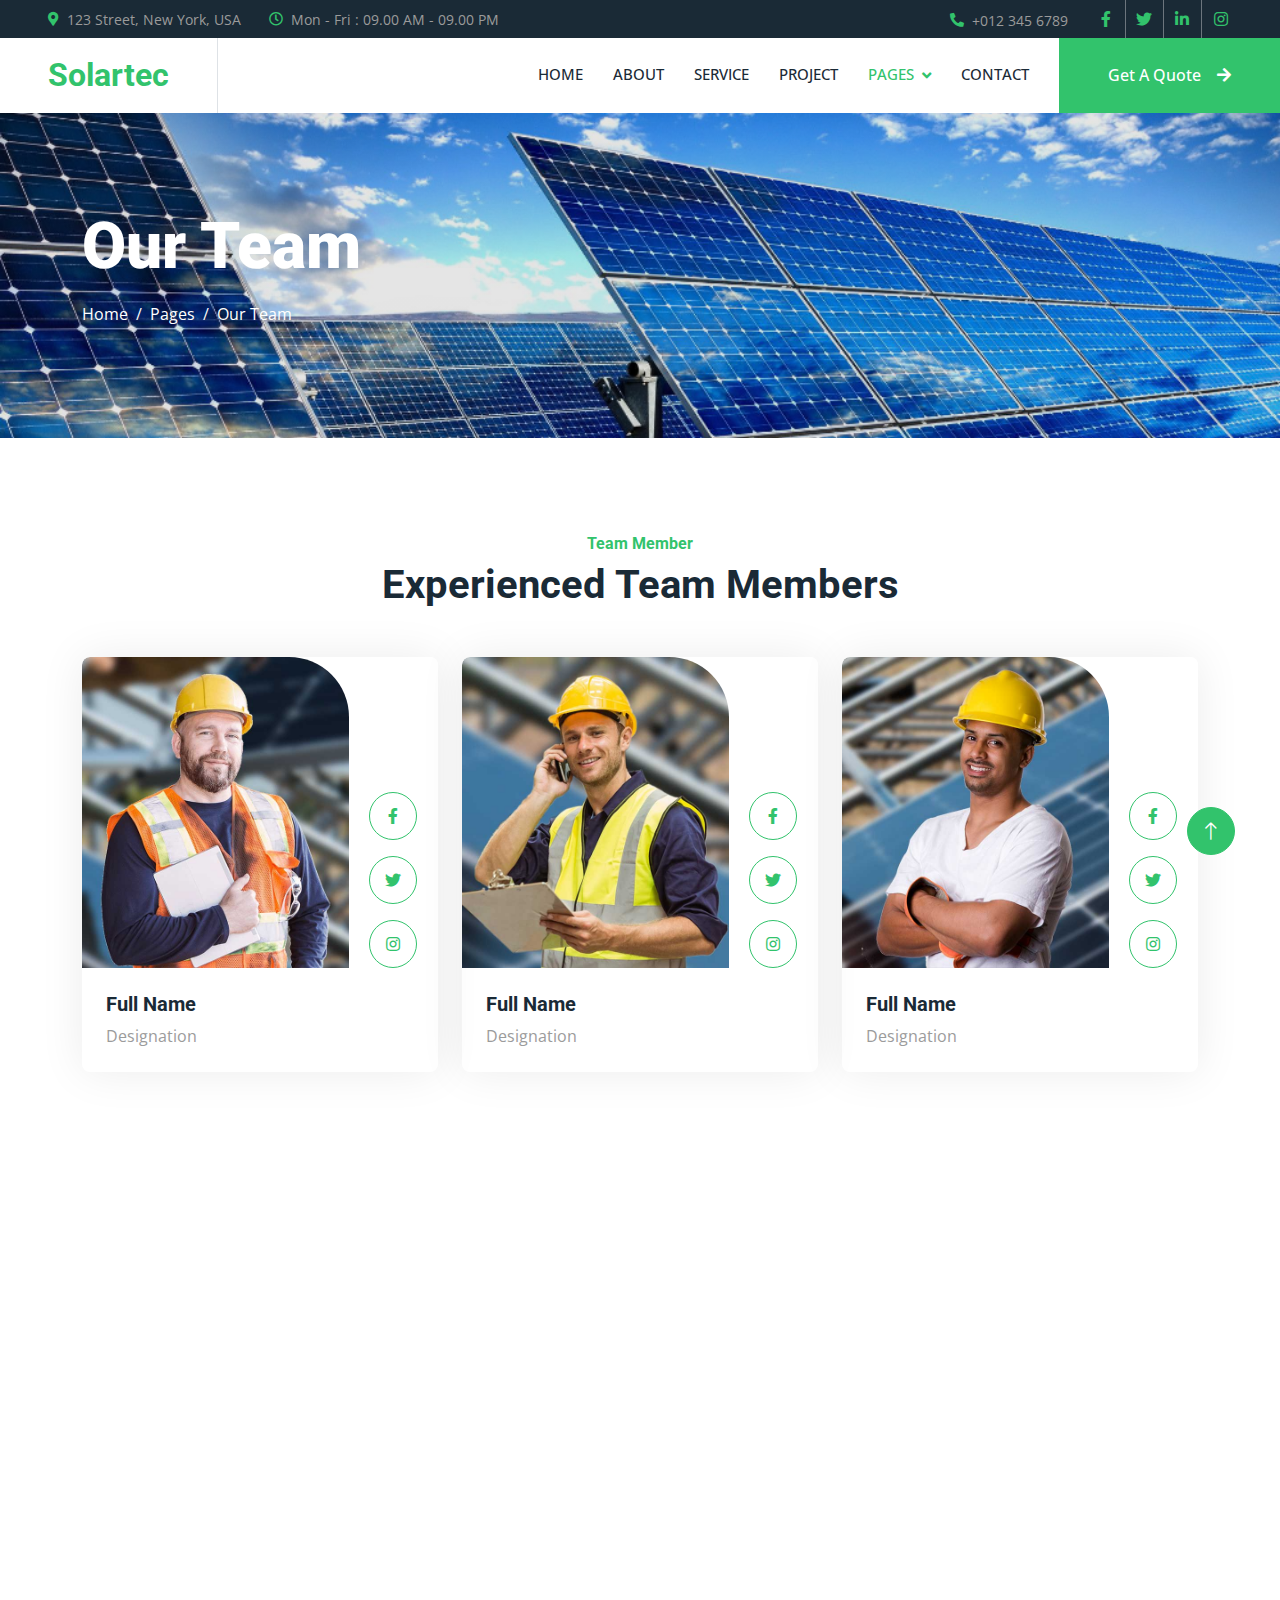
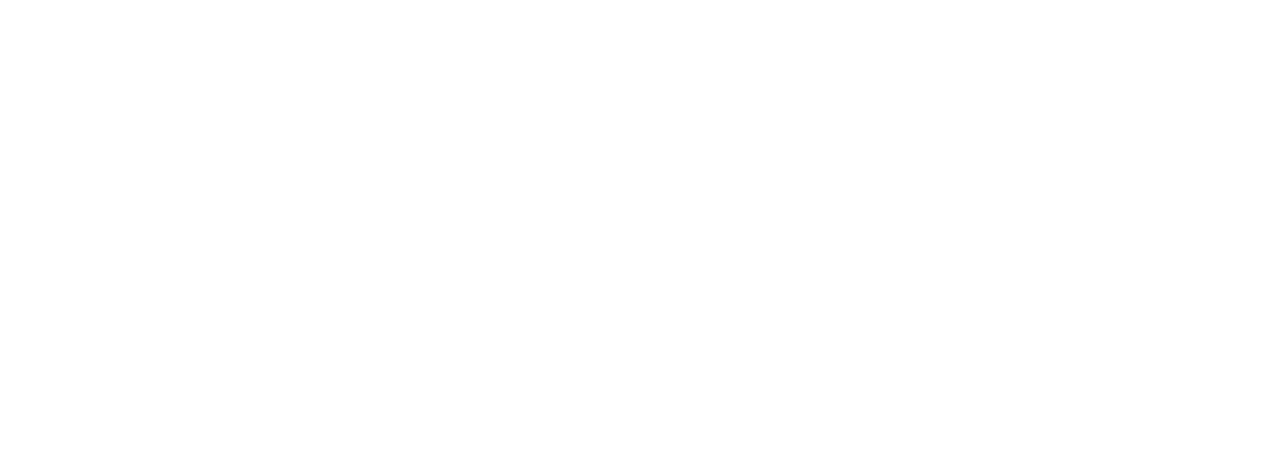
<file: team.html>
<!DOCTYPE html>
<html lang="en">

<head>
    <meta charset="utf-8">
    <title>Solartec - Renewable Energy Website Template</title>
    <meta content="width=device-width, initial-scale=1.0" name="viewport">
    <meta content="" name="keywords">
    <meta content="" name="description">

    <!-- Favicon -->
    <link href="img/favicon.ico" rel="icon">
    <link href="img/logo.jpg" rel="icon">
    
    <!-- Google Web Fonts -->
    <link rel="preconnect" href="https://fonts.googleapis.com">
    <link rel="preconnect" href="https://fonts.gstatic.com" crossorigin>
    <link href="https://fonts.googleapis.com/css2?family=Open+Sans:wght@400;500&family=Roboto:wght@500;700;900&display=swap" rel="stylesheet"> 

    <!-- Icon Font Stylesheet -->
    <link href="https://cdnjs.cloudflare.com/ajax/libs/font-awesome/5.10.0/css/all.min.css" rel="stylesheet">
    <link href="https://cdn.jsdelivr.net/npm/bootstrap-icons@1.4.1/font/bootstrap-icons.css" rel="stylesheet">

    <!-- Libraries Stylesheet -->
    <link href="lib/animate/animate.min.css" rel="stylesheet">
    <link href="lib/owlcarousel/assets/owl.carousel.min.css" rel="stylesheet">
    <link href="lib/lightbox/css/lightbox.min.css" rel="stylesheet">

    <!-- Customized Bootstrap Stylesheet -->
    <link href="css/bootstrap.min.css" rel="stylesheet">

    <!-- Template Stylesheet -->
    <link href="css/style.css" rel="stylesheet">
</head>

<body>
    <!-- Spinner Start -->
    <div id="spinner" class="show bg-white position-fixed translate-middle w-100 vh-100 top-50 start-50 d-flex align-items-center justify-content-center">
        <div class="spinner-border text-primary" style="width: 3rem; height: 3rem;" role="status">
            <span class="sr-only">Loading...</span>
        </div>
    </div>
    <!-- Spinner End -->


    <!-- Topbar Start -->
    <div class="container-fluid bg-dark p-0">
        <div class="row gx-0 d-none d-lg-flex">
            <div class="col-lg-7 px-5 text-start">
                <div class="h-100 d-inline-flex align-items-center me-4">
                    <small class="fa fa-map-marker-alt text-primary me-2"></small>
                    <small>123 Street, New York, USA</small>
                </div>
                <div class="h-100 d-inline-flex align-items-center">
                    <small class="far fa-clock text-primary me-2"></small>
                    <small>Mon - Fri : 09.00 AM - 09.00 PM</small>
                </div>
            </div>
            <div class="col-lg-5 px-5 text-end">
                <div class="h-100 d-inline-flex align-items-center me-4">
                    <small class="fa fa-phone-alt text-primary me-2"></small>
                    <small>+012 345 6789</small>
                </div>
                <div class="h-100 d-inline-flex align-items-center mx-n2">
                    <a class="btn btn-square btn-link rounded-0 border-0 border-end border-secondary" href=""><i class="fab fa-facebook-f"></i></a>
                    <a class="btn btn-square btn-link rounded-0 border-0 border-end border-secondary" href=""><i class="fab fa-twitter"></i></a>
                    <a class="btn btn-square btn-link rounded-0 border-0 border-end border-secondary" href=""><i class="fab fa-linkedin-in"></i></a>
                    <a class="btn btn-square btn-link rounded-0" href=""><i class="fab fa-instagram"></i></a>
                </div>
            </div>
        </div>
    </div>
    <!-- Topbar End -->


    <!-- Navbar Start -->
    <nav class="navbar navbar-expand-lg bg-white navbar-light sticky-top p-0">
        <a href="index.html" class="navbar-brand d-flex align-items-center border-end px-4 px-lg-5">
            <h2 class="m-0 text-primary">Solartec</h2>
        </a>
        <button type="button" class="navbar-toggler me-4" data-bs-toggle="collapse" data-bs-target="#navbarCollapse">
            <span class="navbar-toggler-icon"></span>
        </button>
        <div class="collapse navbar-collapse" id="navbarCollapse">
            <div class="navbar-nav ms-auto p-4 p-lg-0">
                <a href="index.html" class="nav-item nav-link">Home</a>
                <a href="about.html" class="nav-item nav-link">About</a>
                <a href="service.html" class="nav-item nav-link">Service</a>
                <a href="project.html" class="nav-item nav-link">Project</a>
                <div class="nav-item dropdown">
                    <a href="#" class="nav-link dropdown-toggle active" data-bs-toggle="dropdown">Pages</a>
                    <div class="dropdown-menu bg-light m-0">
                        <a href="feature.html" class="dropdown-item">Feature</a>
                        <a href="quote.html" class="dropdown-item">Free Quote</a>
                        <a href="team.html" class="dropdown-item active">Our Team</a>
                        <a href="testimonial.html" class="dropdown-item">Testimonial</a>
                        <a href="404.html" class="dropdown-item">404 Page</a>
                    </div>
                </div>
                <a href="contact.html" class="nav-item nav-link">Contact</a>
            </div>
            <a href="" class="btn btn-primary rounded-0 py-4 px-lg-5 d-none d-lg-block">Get A Quote<i class="fa fa-arrow-right ms-3"></i></a>
        </div>
    </nav>
    <!-- Navbar End -->


    <!-- Page Header Start -->
    <div class="container-fluid page-header py-5 mb-5">
        <div class="container py-5">
            <h1 class="display-3 text-white mb-3 animated slideInDown">Our Team</h1>
            <nav aria-label="breadcrumb animated slideInDown">
                <ol class="breadcrumb">
                    <li class="breadcrumb-item"><a class="text-white" href="#">Home</a></li>
                    <li class="breadcrumb-item"><a class="text-white" href="#">Pages</a></li>
                    <li class="breadcrumb-item text-white active" aria-current="page">Our Team</li>
                </ol>
            </nav>
        </div>
    </div>
    <!-- Page Header End -->


    <!-- Team Start -->
    <div class="container-xxl py-5">
        <div class="container">
            <div class="text-center mx-auto mb-5 wow fadeInUp" data-wow-delay="0.1s" style="max-width: 600px;">
                <h6 class="text-primary">Team Member</h6>
                <h1 class="mb-4">Experienced Team Members</h1>
            </div>
            <div class="row g-4">
                <div class="col-lg-4 col-md-6 wow fadeInUp" data-wow-delay="0.1s">
                    <div class="team-item rounded overflow-hidden">
                        <div class="d-flex">
                            <img class="img-fluid w-75" src="img/team-1.jpg" alt="">
                            <div class="team-social w-25">
                                <a class="btn btn-lg-square btn-outline-primary rounded-circle mt-3" href=""><i class="fab fa-facebook-f"></i></a>
                                <a class="btn btn-lg-square btn-outline-primary rounded-circle mt-3" href=""><i class="fab fa-twitter"></i></a>
                                <a class="btn btn-lg-square btn-outline-primary rounded-circle mt-3" href=""><i class="fab fa-instagram"></i></a>
                            </div>
                        </div>
                        <div class="p-4">
                            <h5>Full Name</h5>
                            <span>Designation</span>
                        </div>
                    </div>
                </div>
                <div class="col-lg-4 col-md-6 wow fadeInUp" data-wow-delay="0.3s">
                    <div class="team-item rounded overflow-hidden">
                        <div class="d-flex">
                            <img class="img-fluid w-75" src="img/team-2.jpg" alt="">
                            <div class="team-social w-25">
                                <a class="btn btn-lg-square btn-outline-primary rounded-circle mt-3" href=""><i class="fab fa-facebook-f"></i></a>
                                <a class="btn btn-lg-square btn-outline-primary rounded-circle mt-3" href=""><i class="fab fa-twitter"></i></a>
                                <a class="btn btn-lg-square btn-outline-primary rounded-circle mt-3" href=""><i class="fab fa-instagram"></i></a>
                            </div>
                        </div>
                        <div class="p-4">
                            <h5>Full Name</h5>
                            <span>Designation</span>
                        </div>
                    </div>
                </div>
                <div class="col-lg-4 col-md-6 wow fadeInUp" data-wow-delay="0.5s">
                    <div class="team-item rounded overflow-hidden">
                        <div class="d-flex">
                            <img class="img-fluid w-75" src="img/team-3.jpg" alt="">
                            <div class="team-social w-25">
                                <a class="btn btn-lg-square btn-outline-primary rounded-circle mt-3" href=""><i class="fab fa-facebook-f"></i></a>
                                <a class="btn btn-lg-square btn-outline-primary rounded-circle mt-3" href=""><i class="fab fa-twitter"></i></a>
                                <a class="btn btn-lg-square btn-outline-primary rounded-circle mt-3" href=""><i class="fab fa-instagram"></i></a>
                            </div>
                        </div>
                        <div class="p-4">
                            <h5>Full Name</h5>
                            <span>Designation</span>
                        </div>
                    </div>
                </div>
                <div class="col-lg-4 col-md-6 wow fadeInUp" data-wow-delay="0.1s">
                    <div class="team-item rounded overflow-hidden">
                        <div class="d-flex">
                            <img class="img-fluid w-75" src="img/team-2.jpg" alt="">
                            <div class="team-social w-25">
                                <a class="btn btn-lg-square btn-outline-primary rounded-circle mt-3" href=""><i class="fab fa-facebook-f"></i></a>
                                <a class="btn btn-lg-square btn-outline-primary rounded-circle mt-3" href=""><i class="fab fa-twitter"></i></a>
                                <a class="btn btn-lg-square btn-outline-primary rounded-circle mt-3" href=""><i class="fab fa-instagram"></i></a>
                            </div>
                        </div>
                        <div class="p-4">
                            <h5>Full Name</h5>
                            <span>Designation</span>
                        </div>
                    </div>
                </div>
                <div class="col-lg-4 col-md-6 wow fadeInUp" data-wow-delay="0.3s">
                    <div class="team-item rounded overflow-hidden">
                        <div class="d-flex">
                            <img class="img-fluid w-75" src="img/team-3.jpg" alt="">
                            <div class="team-social w-25">
                                <a class="btn btn-lg-square btn-outline-primary rounded-circle mt-3" href=""><i class="fab fa-facebook-f"></i></a>
                                <a class="btn btn-lg-square btn-outline-primary rounded-circle mt-3" href=""><i class="fab fa-twitter"></i></a>
                                <a class="btn btn-lg-square btn-outline-primary rounded-circle mt-3" href=""><i class="fab fa-instagram"></i></a>
                            </div>
                        </div>
                        <div class="p-4">
                            <h5>Full Name</h5>
                            <span>Designation</span>
                        </div>
                    </div>
                </div>
                <div class="col-lg-4 col-md-6 wow fadeInUp" data-wow-delay="0.5s">
                    <div class="team-item rounded overflow-hidden">
                        <div class="d-flex">
                            <img class="img-fluid w-75" src="img/team-1.jpg" alt="">
                            <div class="team-social w-25">
                                <a class="btn btn-lg-square btn-outline-primary rounded-circle mt-3" href=""><i class="fab fa-facebook-f"></i></a>
                                <a class="btn btn-lg-square btn-outline-primary rounded-circle mt-3" href=""><i class="fab fa-twitter"></i></a>
                                <a class="btn btn-lg-square btn-outline-primary rounded-circle mt-3" href=""><i class="fab fa-instagram"></i></a>
                            </div>
                        </div>
                        <div class="p-4">
                            <h5>Full Name</h5>
                            <span>Designation</span>
                        </div>
                    </div>
                </div>
            </div>
        </div>
    </div>
    <!-- Team End -->
        

    <!-- Footer Start -->
    <div class="container-fluid bg-dark text-body footer mt-5 pt-5 wow fadeIn" data-wow-delay="0.1s">
        <div class="container py-5">
            <div class="row g-5">
                <div class="col-lg-3 col-md-6">
                    <h5 class="text-white mb-4">Address</h5>
                    <p class="mb-2"><i class="fa fa-map-marker-alt me-3"></i>123 Street, New York, USA</p>
                    <p class="mb-2"><i class="fa fa-phone-alt me-3"></i>+012 345 67890</p>
                    <p class="mb-2"><i class="fa fa-envelope me-3"></i>info@example.com</p>
                    <div class="d-flex pt-2">
                        <a class="btn btn-square btn-outline-light btn-social" href=""><i class="fab fa-twitter"></i></a>
                        <a class="btn btn-square btn-outline-light btn-social" href=""><i class="fab fa-facebook-f"></i></a>
                        <a class="btn btn-square btn-outline-light btn-social" href=""><i class="fab fa-youtube"></i></a>
                        <a class="btn btn-square btn-outline-light btn-social" href=""><i class="fab fa-linkedin-in"></i></a>
                    </div>
                </div>
                <div class="col-lg-3 col-md-6">
                    <h5 class="text-white mb-4">Quick Links</h5>
                    <a class="btn btn-link" href="">About Us</a>
                    <a class="btn btn-link" href="">Contact Us</a>
                    <a class="btn btn-link" href="">Our Services</a>
                    <a class="btn btn-link" href="">Terms & Condition</a>
                    <a class="btn btn-link" href="">Support</a>
                </div>
                <div class="col-lg-3 col-md-6">
                    <h5 class="text-white mb-4">Project Gallery</h5>
                    <div class="row g-2">
                        <div class="col-4">
                            <img class="img-fluid rounded" src="img/gallery-1.jpg" alt="">
                        </div>
                        <div class="col-4">
                            <img class="img-fluid rounded" src="img/gallery-2.jpg" alt="">
                        </div>
                        <div class="col-4">
                            <img class="img-fluid rounded" src="img/gallery-3.jpg" alt="">
                        </div>
                        <div class="col-4">
                            <img class="img-fluid rounded" src="img/gallery-4.jpg" alt="">
                        </div>
                        <div class="col-4">
                            <img class="img-fluid rounded" src="img/gallery-5.jpg" alt="">
                        </div>
                        <div class="col-4">
                            <img class="img-fluid rounded" src="img/gallery-6.jpg" alt="">
                        </div>
                    </div>
                </div>
                <div class="col-lg-3 col-md-6">
                    <h5 class="text-white mb-4">Newsletter</h5>
                    <p>Dolor amet sit justo amet elitr clita ipsum elitr est.</p>
                    <div class="position-relative mx-auto" style="max-width: 400px;">
                        <input class="form-control border-0 w-100 py-3 ps-4 pe-5" type="text" placeholder="Your email">
                        <button type="button" class="btn btn-primary py-2 position-absolute top-0 end-0 mt-2 me-2">SignUp</button>
                    </div>
                </div>
            </div>
        </div>
        <div class="container">
            <div class="copyright">
                <div class="row">
                    <div class="col-md-6 text-center text-md-start mb-3 mb-md-0">
                        &copy; <a href="#">Your Site Name</a>, All Right Reserved.
                    </div>
                    <div class="col-md-6 text-center text-md-end">
                        <!--/*** This template is free as long as you keep the footer author’s credit link/attribution link/backlink. If you'd like to use the template without the footer author’s credit link/attribution link/backlink, you can purchase the Credit Removal License from "https://htmlcodex.com/credit-removal". Thank you for your support. ***/-->
                        Designed By <a href="https://htmlcodex.com">HTML Codex</a>
                        <br>Distributed By <a href="https://themewagon.com" target="_blank">ThemeWagon</a>
                    </div>
                </div>
            </div>
        </div>
    </div>
    <!-- Footer End -->


    <!-- Back to Top -->
    <a href="#" class="btn btn-lg btn-primary btn-lg-square rounded-circle back-to-top"><i class="bi bi-arrow-up"></i></a>


    <!-- JavaScript Libraries -->
    <script src="https://code.jquery.com/jquery-3.4.1.min.js"></script>
    <script src="https://cdn.jsdelivr.net/npm/bootstrap@5.0.0/dist/js/bootstrap.bundle.min.js"></script>
    <script src="lib/wow/wow.min.js"></script>
    <script src="lib/easing/easing.min.js"></script>
    <script src="lib/waypoints/waypoints.min.js"></script>
    <script src="lib/counterup/counterup.min.js"></script>
    <script src="lib/owlcarousel/owl.carousel.min.js"></script>
    <script src="lib/isotope/isotope.pkgd.min.js"></script>
    <script src="lib/lightbox/js/lightbox.min.js"></script>

    <!-- Template Javascript -->
    <script src="js/main.js"></script>
</body>

</html>
</file>
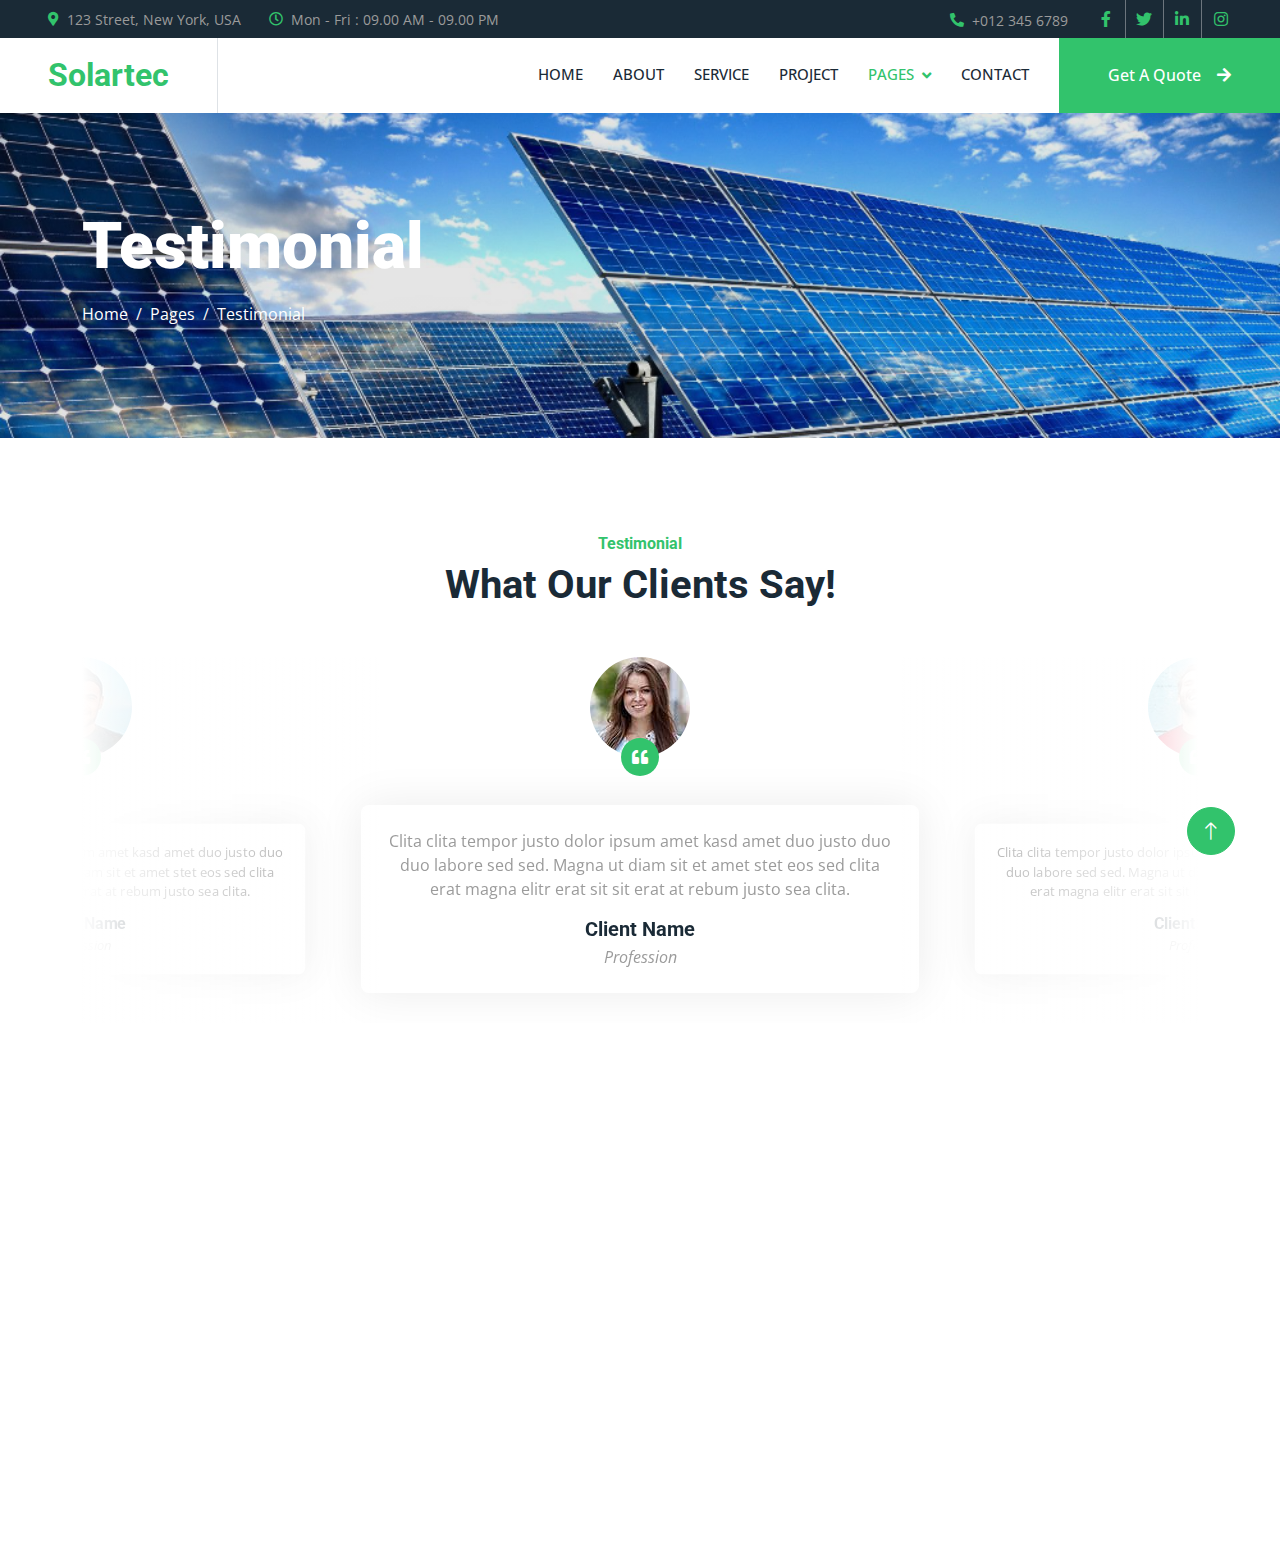
<file: testimonial.html>
<!DOCTYPE html>
<html lang="en">

<head>
    <meta charset="utf-8">
    <title>Solar Halt </title>
    <meta content="width=device-width, initial-scale=1.0" name="viewport">
    <meta content="" name="keywords">
    <meta content="" name="description">

    <!-- Favicon -->
    <link href="img/favicon.ico" rel="icon">
    <link href="img/logo.jpg" rel="icon">
    
    <!-- Google Web Fonts -->
    <link rel="preconnect" href="https://fonts.googleapis.com">
    <link rel="preconnect" href="https://fonts.gstatic.com" crossorigin>
    <link href="https://fonts.googleapis.com/css2?family=Open+Sans:wght@400;500&family=Roboto:wght@500;700;900&display=swap" rel="stylesheet"> 

    <!-- Icon Font Stylesheet -->
    <link href="https://cdnjs.cloudflare.com/ajax/libs/font-awesome/5.10.0/css/all.min.css" rel="stylesheet">
    <link href="https://cdn.jsdelivr.net/npm/bootstrap-icons@1.4.1/font/bootstrap-icons.css" rel="stylesheet">

    <!-- Libraries Stylesheet -->
    <link href="lib/animate/animate.min.css" rel="stylesheet">
    <link href="lib/owlcarousel/assets/owl.carousel.min.css" rel="stylesheet">
    <link href="lib/lightbox/css/lightbox.min.css" rel="stylesheet">

    <!-- Customized Bootstrap Stylesheet -->
    <link href="css/bootstrap.min.css" rel="stylesheet">

    <!-- Template Stylesheet -->
    <link href="css/style.css" rel="stylesheet">
</head>

<body>
    <!-- Spinner Start -->
    <div id="spinner" class="show bg-white position-fixed translate-middle w-100 vh-100 top-50 start-50 d-flex align-items-center justify-content-center">
        <div class="spinner-border text-primary" style="width: 3rem; height: 3rem;" role="status">
            <span class="sr-only">Loading...</span>
        </div>
    </div>
    <!-- Spinner End -->


    <!-- Topbar Start -->
    <div class="container-fluid bg-dark p-0">
        <div class="row gx-0 d-none d-lg-flex">
            <div class="col-lg-7 px-5 text-start">
                <div class="h-100 d-inline-flex align-items-center me-4">
                    <small class="fa fa-map-marker-alt text-primary me-2"></small>
                    <small>123 Street, New York, USA</small>
                </div>
                <div class="h-100 d-inline-flex align-items-center">
                    <small class="far fa-clock text-primary me-2"></small>
                    <small>Mon - Fri : 09.00 AM - 09.00 PM</small>
                </div>
            </div>
            <div class="col-lg-5 px-5 text-end">
                <div class="h-100 d-inline-flex align-items-center me-4">
                    <small class="fa fa-phone-alt text-primary me-2"></small>
                    <small>+012 345 6789</small>
                </div>
                <div class="h-100 d-inline-flex align-items-center mx-n2">
                    <a class="btn btn-square btn-link rounded-0 border-0 border-end border-secondary" href=""><i class="fab fa-facebook-f"></i></a>
                    <a class="btn btn-square btn-link rounded-0 border-0 border-end border-secondary" href=""><i class="fab fa-twitter"></i></a>
                    <a class="btn btn-square btn-link rounded-0 border-0 border-end border-secondary" href=""><i class="fab fa-linkedin-in"></i></a>
                    <a class="btn btn-square btn-link rounded-0" href=""><i class="fab fa-instagram"></i></a>
                </div>
            </div>
        </div>
    </div>
    <!-- Topbar End -->


    <!-- Navbar Start -->
    <nav class="navbar navbar-expand-lg bg-white navbar-light sticky-top p-0">
        <a href="index.html" class="navbar-brand d-flex align-items-center border-end px-4 px-lg-5">
            <h2 class="m-0 text-primary">Solartec</h2>
        </a>
        <button type="button" class="navbar-toggler me-4" data-bs-toggle="collapse" data-bs-target="#navbarCollapse">
            <span class="navbar-toggler-icon"></span>
        </button>
        <div class="collapse navbar-collapse" id="navbarCollapse">
            <div class="navbar-nav ms-auto p-4 p-lg-0">
                <a href="index.html" class="nav-item nav-link">Home</a>
                <a href="about.html" class="nav-item nav-link">About</a>
                <a href="service.html" class="nav-item nav-link">Service</a>
                <a href="project.html" class="nav-item nav-link">Project</a>
                <div class="nav-item dropdown">
                    <a href="#" class="nav-link dropdown-toggle active" data-bs-toggle="dropdown">Pages</a>
                    <div class="dropdown-menu bg-light m-0">
                        <a href="feature.html" class="dropdown-item">Feature</a>
                        <a href="quote.html" class="dropdown-item">Free Quote</a>
                        <a href="team.html" class="dropdown-item">Our Team</a>
                        <a href="testimonial.html" class="dropdown-item active">Testimonial</a>
                        <a href="404.html" class="dropdown-item">404 Page</a>
                    </div>
                </div>
                <a href="contact.html" class="nav-item nav-link">Contact</a>
            </div>
            <a href="" class="btn btn-primary rounded-0 py-4 px-lg-5 d-none d-lg-block">Get A Quote<i class="fa fa-arrow-right ms-3"></i></a>
        </div>
    </nav>
    <!-- Navbar End -->


    <!-- Page Header Start -->
    <div class="container-fluid page-header py-5 mb-5">
        <div class="container py-5">
            <h1 class="display-3 text-white mb-3 animated slideInDown">Testimonial</h1>
            <nav aria-label="breadcrumb animated slideInDown">
                <ol class="breadcrumb">
                    <li class="breadcrumb-item"><a class="text-white" href="#">Home</a></li>
                    <li class="breadcrumb-item"><a class="text-white" href="#">Pages</a></li>
                    <li class="breadcrumb-item text-white active" aria-current="page">Testimonial</li>
                </ol>
            </nav>
        </div>
    </div>
    <!-- Page Header End -->


    <!-- Testimonial Start -->
    <div class="container-xxl py-5">
        <div class="container">
            <div class="text-center mx-auto mb-5 wow fadeInUp" data-wow-delay="0.1s" style="max-width: 600px;">
                <h6 class="text-primary">Testimonial</h6>
                <h1 class="mb-4">What Our Clients Say!</h1>
            </div>
            <div class="owl-carousel testimonial-carousel wow fadeInUp" data-wow-delay="0.1s">
                <div class="testimonial-item text-center">
                    <div class="testimonial-img position-relative">
                        <img class="img-fluid rounded-circle mx-auto mb-5" src="img/testimonial-1.jpg">
                        <div class="btn-square bg-primary rounded-circle">
                            <i class="fa fa-quote-left text-white"></i>
                        </div>
                    </div>
                    <div class="testimonial-text text-center rounded p-4">
                        <p>Clita clita tempor justo dolor ipsum amet kasd amet duo justo duo duo labore sed sed. Magna ut diam sit et amet stet eos sed clita erat magna elitr erat sit sit erat at rebum justo sea clita.</p>
                        <h5 class="mb-1">Client Name</h5>
                        <span class="fst-italic">Profession</span>
                    </div>
                </div>
                <div class="testimonial-item text-center">
                    <div class="testimonial-img position-relative">
                        <img class="img-fluid rounded-circle mx-auto mb-5" src="img/testimonial-2.jpg">
                        <div class="btn-square bg-primary rounded-circle">
                            <i class="fa fa-quote-left text-white"></i>
                        </div>
                    </div>
                    <div class="testimonial-text text-center rounded p-4">
                        <p>Clita clita tempor justo dolor ipsum amet kasd amet duo justo duo duo labore sed sed. Magna ut diam sit et amet stet eos sed clita erat magna elitr erat sit sit erat at rebum justo sea clita.</p>
                        <h5 class="mb-1">Client Name</h5>
                        <span class="fst-italic">Profession</span>
                    </div>
                </div>
                <div class="testimonial-item text-center">
                    <div class="testimonial-img position-relative">
                        <img class="img-fluid rounded-circle mx-auto mb-5" src="img/testimonial-3.jpg">
                        <div class="btn-square bg-primary rounded-circle">
                            <i class="fa fa-quote-left text-white"></i>
                        </div>
                    </div>
                    <div class="testimonial-text text-center rounded p-4">
                        <p>Clita clita tempor justo dolor ipsum amet kasd amet duo justo duo duo labore sed sed. Magna ut diam sit et amet stet eos sed clita erat magna elitr erat sit sit erat at rebum justo sea clita.</p>
                        <h5 class="mb-1">Client Name</h5>
                        <span class="fst-italic">Profession</span>
                    </div>
                </div>
            </div>
        </div>
    </div>
    <!-- Testimonial End -->
        

    <!-- Footer Start -->
    <div class="container-fluid bg-dark text-body footer mt-5 pt-5 wow fadeIn" data-wow-delay="0.1s">
        <div class="container py-5">
            <div class="row g-5">
                <div class="col-lg-3 col-md-6">
                    <h5 class="text-white mb-4">Address</h5>
                    <p class="mb-2"><i class="fa fa-map-marker-alt me-3"></i>123 Street, New York, USA</p>
                    <p class="mb-2"><i class="fa fa-phone-alt me-3"></i>+012 345 67890</p>
                    <p class="mb-2"><i class="fa fa-envelope me-3"></i>info@example.com</p>
                    <div class="d-flex pt-2">
                        <a class="btn btn-square btn-outline-light btn-social" href=""><i class="fab fa-twitter"></i></a>
                        <a class="btn btn-square btn-outline-light btn-social" href=""><i class="fab fa-facebook-f"></i></a>
                        <a class="btn btn-square btn-outline-light btn-social" href=""><i class="fab fa-youtube"></i></a>
                        <a class="btn btn-square btn-outline-light btn-social" href=""><i class="fab fa-linkedin-in"></i></a>
                    </div>
                </div>
                <div class="col-lg-3 col-md-6">
                    <h5 class="text-white mb-4">Quick Links</h5>
                    <a class="btn btn-link" href="">About Us</a>
                    <a class="btn btn-link" href="">Contact Us</a>
                    <a class="btn btn-link" href="">Our Services</a>
                    <a class="btn btn-link" href="">Terms & Condition</a>
                    <a class="btn btn-link" href="">Support</a>
                </div>
                <div class="col-lg-3 col-md-6">
                    <h5 class="text-white mb-4">Project Gallery</h5>
                    <div class="row g-2">
                        <div class="col-4">
                            <img class="img-fluid rounded" src="img/gallery-1.jpg" alt="">
                        </div>
                        <div class="col-4">
                            <img class="img-fluid rounded" src="img/gallery-2.jpg" alt="">
                        </div>
                        <div class="col-4">
                            <img class="img-fluid rounded" src="img/gallery-3.jpg" alt="">
                        </div>
                        <div class="col-4">
                            <img class="img-fluid rounded" src="img/gallery-4.jpg" alt="">
                        </div>
                        <div class="col-4">
                            <img class="img-fluid rounded" src="img/gallery-5.jpg" alt="">
                        </div>
                        <div class="col-4">
                            <img class="img-fluid rounded" src="img/gallery-6.jpg" alt="">
                        </div>
                    </div>
                </div>
                <div class="col-lg-3 col-md-6">
                    <h5 class="text-white mb-4">Newsletter</h5>
                    <p>Dolor amet sit justo amet elitr clita ipsum elitr est.</p>
                    <div class="position-relative mx-auto" style="max-width: 400px;">
                        <input class="form-control border-0 w-100 py-3 ps-4 pe-5" type="text" placeholder="Your email">
                        <button type="button" class="btn btn-primary py-2 position-absolute top-0 end-0 mt-2 me-2">SignUp</button>
                    </div>
                </div>
            </div>
        </div>
        <div class="container">
            <div class="copyright">
                <div class="row">
                    <div class="col-md-6 text-center text-md-start mb-3 mb-md-0">
                        &copy; <a href="#">Your Site Name</a>, All Right Reserved.
                    </div>
                    <div class="col-md-6 text-center text-md-end">
                        <!--/*** This template is free as long as you keep the footer author’s credit link/attribution link/backlink. If you'd like to use the template without the footer author’s credit link/attribution link/backlink, you can purchase the Credit Removal License from "https://htmlcodex.com/credit-removal". Thank you for your support. ***/-->
                        Designed By <a href="https://htmlcodex.com">HTML Codex</a>
                        <br>Distributed By <a href="https://themewagon.com" target="_blank">ThemeWagon</a>
                    </div>
                </div>
            </div>
        </div>
    </div>
    <!-- Footer End -->


    <!-- Back to Top -->
    <a href="#" class="btn btn-lg btn-primary btn-lg-square rounded-circle back-to-top"><i class="bi bi-arrow-up"></i></a>


    <!-- JavaScript Libraries -->
    <script src="https://code.jquery.com/jquery-3.4.1.min.js"></script>
    <script src="https://cdn.jsdelivr.net/npm/bootstrap@5.0.0/dist/js/bootstrap.bundle.min.js"></script>
    <script src="lib/wow/wow.min.js"></script>
    <script src="lib/easing/easing.min.js"></script>
    <script src="lib/waypoints/waypoints.min.js"></script>
    <script src="lib/counterup/counterup.min.js"></script>
    <script src="lib/owlcarousel/owl.carousel.min.js"></script>
    <script src="lib/isotope/isotope.pkgd.min.js"></script>
    <script src="lib/lightbox/js/lightbox.min.js"></script>

    <!-- Template Javascript -->
    <script src="js/main.js"></script>
</body>

</html>
</file>
<file: css/style.css>
/********** Template CSS **********/
:root {
    --primary: #32C36C;
    --light: #F6F7F8;
    --dark: #1A2A36;
}

.fw-medium {
    font-weight: 500 !important;
}

.fw-bold {
    font-weight: 700 !important;
}

.fw-black {
    font-weight: 900 !important;
}

.back-to-top {
    position: fixed;
    display: none;
    right: 45px;
    bottom: 45px;
    z-index: 99;
}


/*** Spinner ***/
#spinner {
    opacity: 0;
    visibility: hidden;
    transition: opacity .5s ease-out, visibility 0s linear .5s;
    z-index: 99999;
}

#spinner.show {
    transition: opacity .5s ease-out, visibility 0s linear 0s;
    visibility: visible;
    opacity: 1;
}


/*** Button ***/
.btn {
    font-weight: 500;
    transition: .5s;
}

.btn.btn-primary,
.btn.btn-outline-primary:hover {
    color: #FFFFFF;
}

.btn-square {
    width: 38px;
    height: 38px;
}

.btn-sm-square {
    width: 32px;
    height: 32px;
}

.btn-lg-square {
    width: 48px;
    height: 48px;
}

.btn-square,
.btn-sm-square,
.btn-lg-square {
    padding: 0;
    display: flex;
    align-items: center;
    justify-content: center;
    font-weight: normal;
}

/*** Navbar ***/
.navbar.sticky-top {
    top: -100px;
    transition: .5s;
}

.navbar .navbar-brand,
.navbar a.btn {
    height: 75px;
}

.navbar .navbar-nav .nav-link {
    margin-right: 30px;
    padding: 25px 0;
    color: var(--dark);
    font-size: 15px;
    font-weight: 500;
    text-transform: uppercase;
    outline: none;
}

.navbar .navbar-nav .nav-link:hover,
.navbar .navbar-nav .nav-link.active {
    color: var(--primary);
}

.navbar .dropdown-toggle::after {
    border: none;
    content: "\f107";
    font-family: "Font Awesome 5 Free";
    font-weight: 900;
    vertical-align: middle;
    margin-left: 8px;
}

@media (max-width: 991.98px) {
    .navbar .navbar-nav .nav-link  {
        margin-right: 0;
        padding: 10px 0;
    }

    .navbar .navbar-nav {
        border-top: 1px solid #EEEEEE;
    }
}

@media (min-width: 992px) {
    .navbar .nav-item .dropdown-menu {
        display: block;
        border: none;
        margin-top: 0;
        top: 150%;
        opacity: 0;
        visibility: hidden;
        transition: .5s;
    }

    .navbar .nav-item:hover .dropdown-menu {
        top: 100%;
        visibility: visible;
        transition: .5s;
        opacity: 1;
    }
}


/*** Header ***/
.owl-carousel-inner {
    position: absolute;
    width: 100%;
    height: 100%;
    top: 0;
    left: 0;
    display: flex;
    align-items: center;
    background: rgba(0, 0, 0, .1);
}

@media (max-width: 768px) {
    .header-carousel .owl-carousel-item {
        position: relative;
        min-height: 500px;
    }

    .header-carousel .owl-carousel-item img {
        position: absolute;
        width: 100%;
        height: 100%;
        object-fit: cover;
    }

    .header-carousel .owl-carousel-item p {
        font-size: 16px !important;
    }
}

.header-carousel .owl-dots {
    position: absolute;
    width: 60px;
    height: 100%;
    top: 0;
    right: 30px;
    display: flex;
    flex-direction: column;
    align-items: center;
    justify-content: center;
}

.header-carousel .owl-dots .owl-dot {
    position: relative;
    width: 45px;
    height: 45px;
    margin: 5px 0;
    background: #FFFFFF;
    box-shadow: 0 0 30px rgba(255, 255, 255, .9);
    border-radius: 45px;
    transition: .5s;
}

.header-carousel .owl-dots .owl-dot.active {
    width: 60px;
    height: 60px;
}

.header-carousel .owl-dots .owl-dot img {
    position: absolute;
    width: 100%;
    height: 100%;
    object-fit: cover;
    padding: 2px;
    border-radius: 45px;
    transition: .5s;
}

.page-header {
    background: linear-gradient(rgba(0, 0, 0, .1), rgba(0, 0, 0, .1)), url(../img/solar1.png) center center no-repeat;
    background-size: cover;
}

.breadcrumb-item + .breadcrumb-item::before {
    color: var(--light);
}


/*** About ***/
@media (min-width: 992px) {
    .container.about {
        max-width: 100% !important;
    }

    .about-text  {
        padding-right: calc(((100% - 960px) / 2) + .75rem);
    }
}

@media (min-width: 1200px) {
    .about-text  {
        padding-right: calc(((100% - 1140px) / 2) + .75rem);
    }
}

@media (min-width: 1400px) {
    .about-text  {
        padding-right: calc(((100% - 1320px) / 2) + .75rem);
    }
}


/*** Service ***/
.service-item {
    box-shadow: 0 0 45px rgba(0, 0, 0, .08);
}

.service-icon {
    position: relative;
    margin: -50px 0 25px 0;
    width: 100px;
    height: 100px;
    display: flex;
    align-items: center;
    justify-content: center;
    color: var(--primary);
    background: #FFFFFF;
    border-radius: 100px;
    box-shadow: 0 0 45px rgba(0, 0, 0, .08);
    transition: .5s;
}

.service-item:hover .service-icon {
    color: #FFFFFF;
    background: var(--primary);
}


/*** Feature ***/
@media (min-width: 992px) {
    .container.feature {
        max-width: 100% !important;
    }

    .feature-text  {
        padding-left: calc(((100% - 960px) / 2) + .75rem);
    }
}

@media (min-width: 1200px) {
    .feature-text  {
        padding-left: calc(((100% - 1140px) / 2) + .75rem);
    }
}

@media (min-width: 1400px) {
    .feature-text  {
        padding-left: calc(((100% - 1320px) / 2) + .75rem);
    }
}


/*** Project Portfolio ***/
#portfolio-flters li {
    display: inline-block;
    font-weight: 500;
    color: var(--dark);
    cursor: pointer;
    transition: .5s;
    border-bottom: 2px solid transparent;
}

#portfolio-flters li:hover,
#portfolio-flters li.active {
    color: var(--primary);
    border-color: var(--primary);
}

.portfolio-img {
    position: relative;
}

.portfolio-img::before,
.portfolio-img::after {
    position: absolute;
    content: "";
    width: 0;
    height: 100%;
    top: 0;
    background: var(--dark);
    transition: .5s;
}

.portfolio-img::before {
    left: 50%;
}

.portfolio-img::after {
    right: 50%;
}

.portfolio-item:hover .portfolio-img::before {
    width: 51%;
    left: 0;
}

.portfolio-item:hover .portfolio-img::after {
    width: 51%;
    right: 0;
}

.portfolio-btn {
    position: absolute;
    top: 0;
    left: 0;
    width: 100%;
    height: 100%;
    display: flex;
    align-items: center;
    justify-content: center;
    opacity: 0;
    z-index: 1;
    transition: .5s;
}

.portfolio-item:hover .portfolio-btn {
    opacity: 1;
    transition-delay: .3s;
}


/*** Quote ***/
@media (min-width: 992px) {
    .container.quote {
        max-width: 100% !important;
    }

    .quote-text  {
        padding-right: calc(((100% - 960px) / 2) + .75rem);
    }
}

@media (min-width: 1200px) {
    .quote-text  {
        padding-right: calc(((100% - 1140px) / 2) + .75rem);
    }
}

@media (min-width: 1400px) {
    .quote-text  {
        padding-right: calc(((100% - 1320px) / 2) + .75rem);
    }
}


/*** Team ***/
.team-item {
    box-shadow: 0 0 45px rgba(0, 0, 0, .08);
}

.team-item img {
    border-radius: 8px 60px 0 0;
}

.team-item .team-social {
    display: flex;
    flex-direction: column;
    align-items: center;
    justify-content: flex-end;
    background: #FFFFFF;
    transition: .5s;
}


/*** Testimonial ***/
.testimonial-carousel::before {
    position: absolute;
    content: "";
    top: 0;
    left: 0;
    height: 100%;
    width: 0;
    background: linear-gradient(to right, rgba(255, 255, 255, 1) 0%, rgba(255, 255, 255, 0) 100%);
    z-index: 1;
}

.testimonial-carousel::after {
    position: absolute;
    content: "";
    top: 0;
    right: 0;
    height: 100%;
    width: 0;
    background: linear-gradient(to left, rgba(255, 255, 255, 1) 0%, rgba(255, 255, 255, 0) 100%);
    z-index: 1;
}

@media (min-width: 768px) {
    .testimonial-carousel::before,
    .testimonial-carousel::after {
        width: 200px;
    }
}

@media (min-width: 992px) {
    .testimonial-carousel::before,
    .testimonial-carousel::after {
        width: 300px;
    }
}

.testimonial-carousel .owl-nav {
    position: absolute;
    width: 350px;
    top: 20px;
    left: 50%;
    transform: translateX(-50%);
    display: flex;
    justify-content: space-between;
    opacity: 0;
    transition: .5s;
    z-index: 1;
}

.testimonial-carousel:hover .owl-nav {
    width: 300px;
    opacity: 1;
}

.testimonial-carousel .owl-nav .owl-prev,
.testimonial-carousel .owl-nav .owl-next {
    position: relative;
    color: var(--primary);
    font-size: 45px;
    transition: .5s;
}

.testimonial-carousel .owl-nav .owl-prev:hover,
.testimonial-carousel .owl-nav .owl-next:hover {
    color: var(--dark);
}

.testimonial-carousel .testimonial-img img {
    width: 100px;
    height: 100px;
}

.testimonial-carousel .testimonial-img .btn-square {
    position: absolute;
    bottom: -19px;
    left: 50%;
    transform: translateX(-50%);
}

.testimonial-carousel .owl-item .testimonial-text {
    margin-bottom: 30px;
    box-shadow: 0 0 45px rgba(0, 0, 0, .08);
    transform: scale(.8);
    transition: .5s;
}

.testimonial-carousel .owl-item.center .testimonial-text {
    transform: scale(1);
}


/*** Contact ***/
@media (min-width: 992px) {
    .container.contact {
        max-width: 100% !important;
    }

    .contact-text  {
        padding-left: calc(((100% - 960px) / 2) + .75rem);
    }
}

@media (min-width: 1200px) {
    .contact-text  {
        padding-left: calc(((100% - 1140px) / 2) + .75rem);
    }
}

@media (min-width: 1400px) {
    .contact-text  {
        padding-left: calc(((100% - 1320px) / 2) + .75rem);
    }
}


/*** Footer ***/
.footer .btn.btn-social {
    margin-right: 5px;
    color: #9B9B9B;
    border: 1px solid #9B9B9B;
    border-radius: 38px;
    transition: .3s;
}

.footer .btn.btn-social:hover {
    color: var(--primary);
    border-color: var(--light);
}

.footer .btn.btn-link {
    display: block;
    margin-bottom: 5px;
    padding: 0;
    text-align: left;
    color: #9B9B9B;
    font-weight: normal;
    text-transform: capitalize;
    transition: .3s;
}

.footer .btn.btn-link::before {
    position: relative;
    content: "\f105";
    font-family: "Font Awesome 5 Free";
    font-weight: 900;
    margin-right: 10px;
}

.footer .btn.btn-link:hover {
    color: #FFFFFF;
    letter-spacing: 1px;
    box-shadow: none;
}

.footer .copyright {
    padding: 25px 0;
    border-top: 1px solid rgba(256, 256, 256, .1);
}

.footer .copyright a {
    color: var(--light);
}

.footer .copyright a:hover {
    color: var(--primary);
}
</file>
